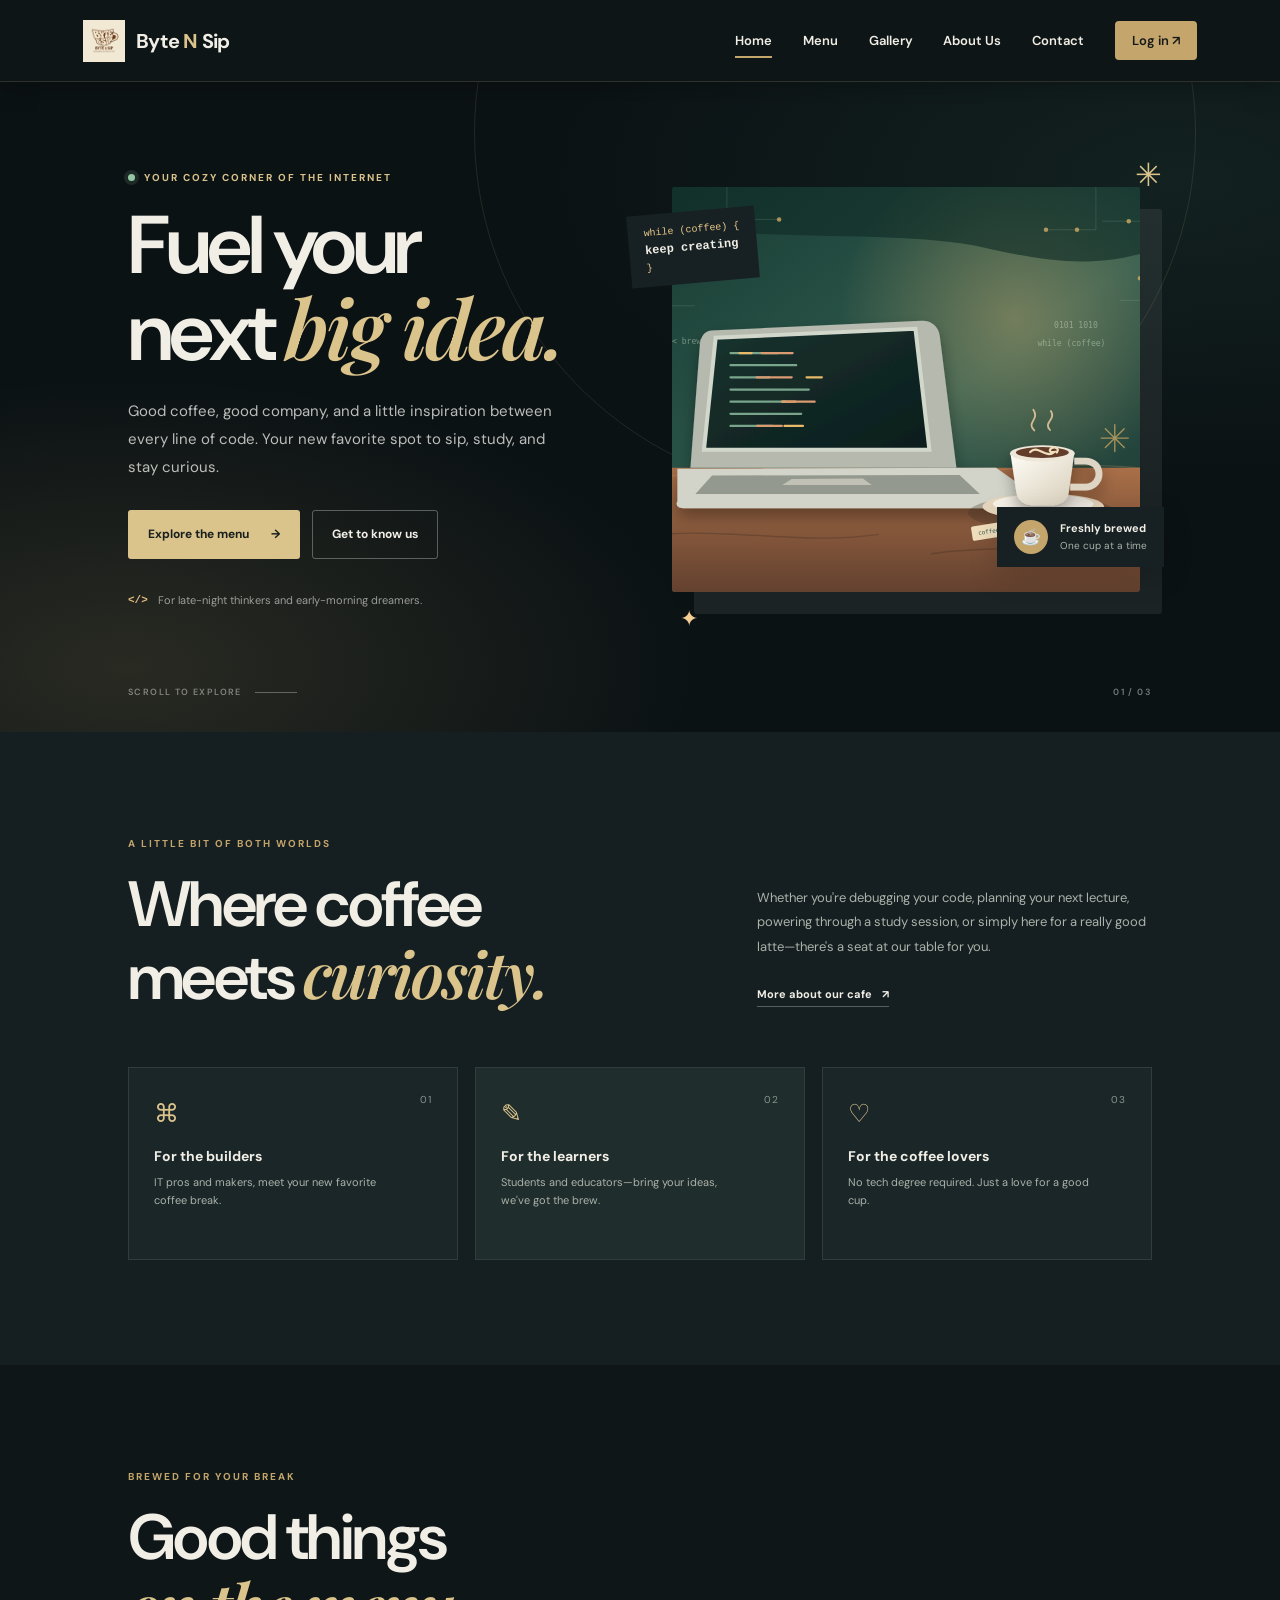
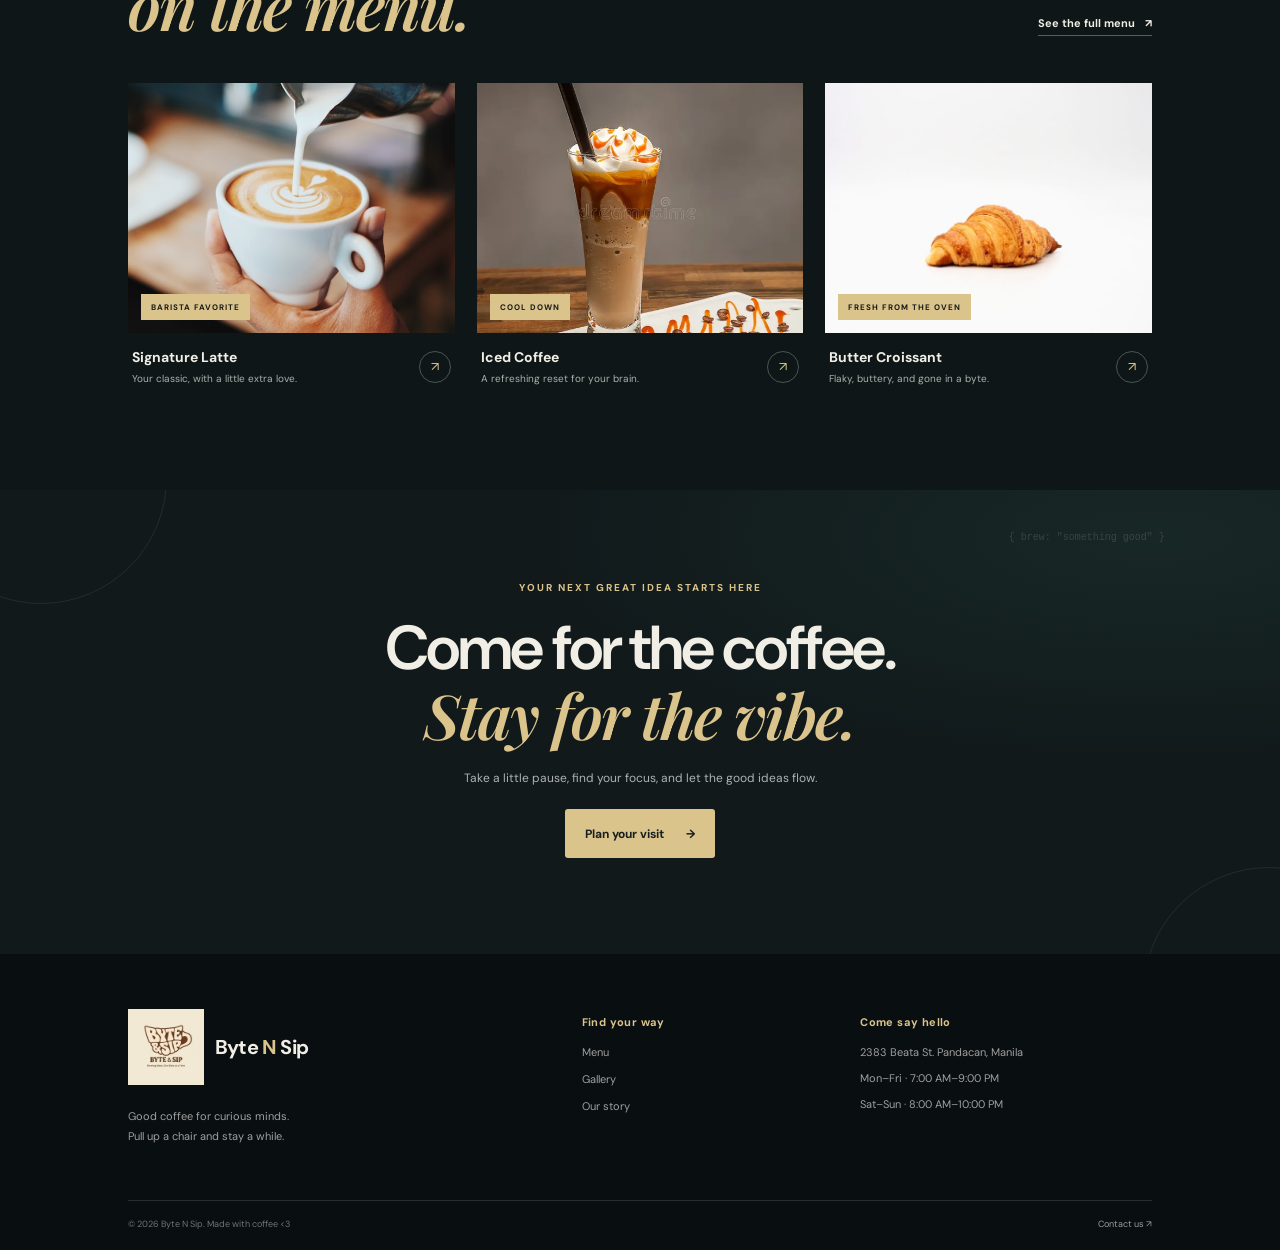
<file: ByteAS/index.html>
<!DOCTYPE html>
<html lang="en">
<head>
    <meta charset="UTF-8">
    <meta name="viewport" content="width=device-width, initial-scale=1.0">
    <meta name="description" content="Byte N Sip is your cozy coffee stop for great brews, study sessions, and big ideas. Made for students, educators, IT pros, and every coffee lover.">
    <meta name="theme-color" content="#173a32">
    <title>Byte N Sip | Coffee for curious minds</title>
    <link rel="icon" href="byte-n-sip-logo.png" type="image/png">
    <link rel="stylesheet" href="index.css">
</head>
<body class="home-page">
    <header class="header">
        <a class="logo" href="index.html" aria-label="Byte N Sip home">
            <img src="byte-n-sip-logo.png" alt="Byte &amp; Sip coffee shop logo">
            <span>Byte <span class="logo-accent">N</span> Sip</span>
        </a>
        <nav class="nav" aria-label="Main navigation">
            <a class="active" href="index.html">Home</a>
            <a href="menu.html">Menu</a>
            <a href="gallery.html">Gallery</a>
            <a href="about us.html">About Us</a>
            <a href="contact us.html">Contact</a>
            <a href="Log in.html" class="login-link">Log in <span aria-hidden="true">↗</span></a>
        </nav>
    </header>

    <main>
        <section class="hero">
            <div class="hero-content">
                <p class="eyebrow"><span class="status-dot"></span> YOUR COZY CORNER OF THE INTERNET</p>
                <h1>Fuel your<br>next <span class="highlight">big idea.</span></h1>
                <p class="hero-copy">Good coffee, good company, and a little inspiration between every line of code. Your new favorite spot to sip, study, and stay curious.</p>
                <div class="buttons">
                    <a href="menu.html" class="btn primary">Explore the menu <span aria-hidden="true">→</span></a>
                    <a href="about us.html" class="btn secondary">Get to know us</a>
                </div>
                <div class="hero-note"><span class="code-mark">&lt;/&gt;</span> For late-night thinkers and early-morning dreamers.</div>
            </div>
            <div class="hero-visual">
                <img class="hero-photo" src="byte-n-sip-dev-cafe.svg" alt="Illustration of a laptop displaying code beside a freshly brewed coffee">
                <div class="photo-label"><span class="label-icon">☕</span><span><strong>Freshly brewed</strong><small>One cup at a time</small></span></div>
                <div class="code-sticker" aria-hidden="true"><span>while (coffee) {</span><strong>keep creating</strong><span>}</span></div>
                <span class="hero-spark spark-one" aria-hidden="true">✳</span>
                <span class="hero-spark spark-two" aria-hidden="true">✦</span>
            </div>
            <div class="hero-bottom"><span>SCROLL TO EXPLORE</span><span class="scroll-line"></span><span>01 / 03</span></div>
        </section>

        <section class="welcome-section">
            <div class="section-intro">
                <p class="eyebrow">A LITTLE BIT OF BOTH WORLDS</p>
                <h2>Where coffee<br>meets <span class="serif-accent">curiosity.</span></h2>
            </div>
            <div class="welcome-copy">
                <p>Whether you're debugging your code, planning your next lecture, powering through a study session, or simply here for a really good latte—there's a seat at our table for you.</p>
                <a class="text-link" href="about us.html">More about our cafe <span aria-hidden="true">↗</span></a>
            </div>
            <div class="audience-grid">
                <article class="audience-card">
                    <span class="card-number">01</span>
                    <span class="audience-icon" aria-hidden="true">⌘</span>
                    <h3>For the builders</h3>
                    <p>IT pros and makers, meet your new favorite coffee break.</p>
                </article>
                <article class="audience-card featured-card">
                    <span class="card-number">02</span>
                    <span class="audience-icon" aria-hidden="true">✎</span>
                    <h3>For the learners</h3>
                    <p>Students and educators—bring your ideas, we've got the brew.</p>
                </article>
                <article class="audience-card">
                    <span class="card-number">03</span>
                    <span class="audience-icon" aria-hidden="true">♡</span>
                    <h3>For the coffee lovers</h3>
                    <p>No tech degree required. Just a love for a good cup.</p>
                </article>
            </div>
        </section>

        <section class="menu-preview">
            <div class="menu-heading">
                <div>
                    <p class="eyebrow">BREWED FOR YOUR BREAK</p>
                    <h2>Good things<br><span class="serif-accent">on the menu.</span></h2>
                </div>
                <a href="menu.html" class="text-link">See the full menu <span aria-hidden="true">↗</span></a>
            </div>
            <div class="menu-cards">
                <article class="menu-card">
                    <a class="menu-image" href="menu.html" aria-label="Explore our signature latte">
                        <img src="Signature Latte.png" alt="Signature latte with latte art" loading="lazy">
                        <span class="menu-tag">BARISTA FAVORITE</span>
                    </a>
                    <div class="menu-card-info"><div><h3>Signature Latte</h3><p>Your classic, with a little extra love.</p></div><span class="menu-arrow" aria-hidden="true">↗</span></div>
                </article>
                <article class="menu-card">
                    <a class="menu-image" href="menu.html" aria-label="Explore our iced coffee">
                        <img src="Iced coffee.webp" alt="Chilled iced coffee" loading="lazy">
                        <span class="menu-tag">COOL DOWN</span>
                    </a>
                    <div class="menu-card-info"><div><h3>Iced Coffee</h3><p>A refreshing reset for your brain.</p></div><span class="menu-arrow" aria-hidden="true">↗</span></div>
                </article>
                <article class="menu-card">
                    <a class="menu-image" href="menu.html" aria-label="Explore our butter croissant">
                        <img src="Butter Croissant.jpg" alt="Freshly baked golden butter croissant" loading="lazy">
                        <span class="menu-tag">FRESH FROM THE OVEN</span>
                    </a>
                    <div class="menu-card-info"><div><h3>Butter Croissant</h3><p>Flaky, buttery, and gone in a byte.</p></div><span class="menu-arrow" aria-hidden="true">↗</span></div>
                </article>
            </div>
        </section>

        <section class="cta-section">
            <div class="cta-code" aria-hidden="true">{ brew: "something good" }</div>
            <p class="eyebrow">YOUR NEXT GREAT IDEA STARTS HERE</p>
            <h2>Come for the coffee.<br><span class="serif-accent">Stay for the vibe.</span></h2>
            <p>Take a little pause, find your focus, and let the good ideas flow.</p>
            <a href="contact us.html" class="btn light-btn">Plan your visit <span aria-hidden="true">→</span></a>
        </section>
    </main>

    <footer class="footer">
        <div class="footer-main">
            <div class="footer-brand">
                <a class="logo footer-logo" href="index.html">
                    <img src="byte-n-sip-logo.png" alt="Byte &amp; Sip coffee shop logo">
                    <span>Byte <span class="logo-accent">N</span> Sip</span>
                </a>
                <p>Good coffee for curious minds.<br>Pull up a chair and stay a while.</p>
            </div>
            <div class="footer-col">
                <h3>Find your way</h3>
                <a href="menu.html">Menu</a>
                <a href="gallery.html">Gallery</a>
                <a href="about us.html">Our story</a>
            </div>
            <div class="footer-col">
                <h3>Come say hello</h3>
                <p>2383 Beata St. Pandacan, Manila</p>
                <p>Mon–Fri · 7:00 AM–9:00 PM</p>
                <p>Sat–Sun · 8:00 AM–10:00 PM</p>
            </div>
        </div>
        <div class="footer-bottom"><span>© 2026 Byte N Sip. Made with coffee &lt;3</span><a href="contact us.html">Contact us <span aria-hidden="true">↗</span></a></div>
    </footer>
</body>
</html>
</file>
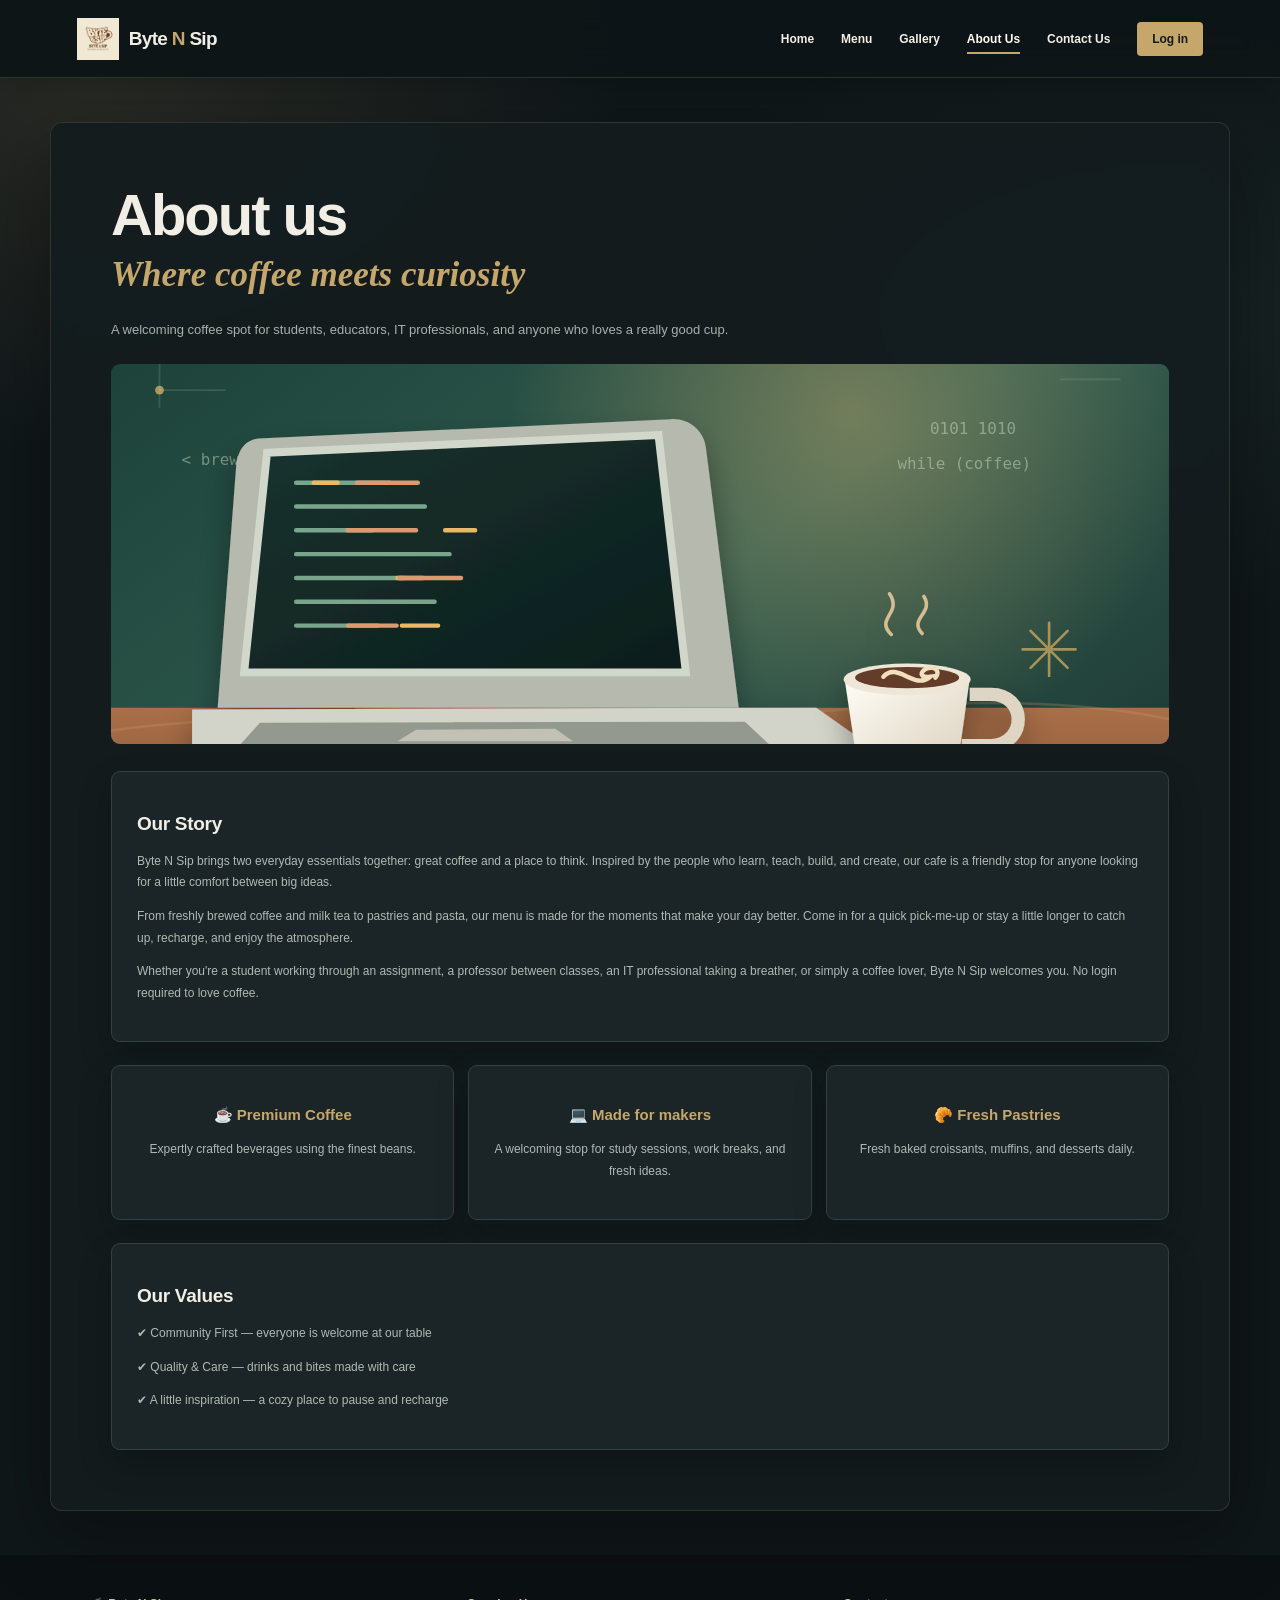
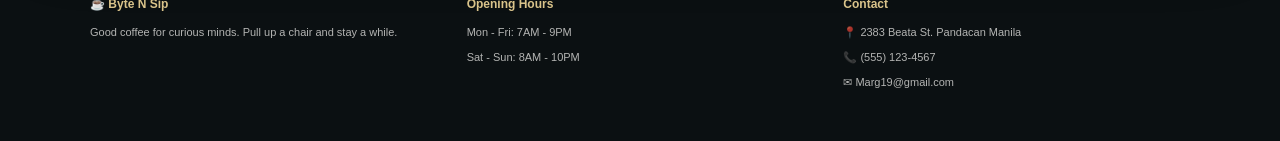
<file: ByteAS/about us.html>
<!DOCTYPE html>
<html lang="en">
<head>
<meta charset="UTF-8">
<meta name="viewport" content="width=device-width, initial-scale=1.0">
<title>About Us | Byte N Sip</title>
<link rel="stylesheet" href="about us.css">
<link rel="stylesheet" href="site-theme.css">
</head>

<body>

    <header class="header">
        <a class="logo" href="index.html" aria-label="Byte N Sip home">
            <img src="byte-n-sip-logo.png" alt="Byte &amp; Sip coffee shop logo">
            <span>Byte <span class="logo-accent">N</span> Sip</span>
        </a>

        <nav class="nav">
            <a href="index.html">Home</a>
            <a href="menu.html">Menu</a>
            <a href="gallery.html">Gallery</a>
            <a class="active" href="about us.html" aria-current="page">About Us</a>
            <a href="contact us.html">Contact Us</a>
            <a href="Log in.html">Log in</a>
        </nav>
    </header>

    <section class="about-overlay">

        <h1>About us</h1>

        <h2 class="tagline">Where coffee meets curiosity</h2>

        <p class="intro">
            A welcoming coffee spot for students, educators, IT professionals, and anyone who loves a really good cup.
        </p>

        <div class="hero-img">
            <img src="byte-n-sip-dev-cafe.svg" alt="An illustrated cafe desk with a laptop displaying code and a cup of coffee">
        </div>
  
        <div class="card">
            <h2>Our Story</h2>
            <p>
                Byte N Sip brings two everyday essentials together: great coffee and a place to think. Inspired by the people who learn, teach, build, and create, our cafe is a friendly stop for anyone looking for a little comfort between big ideas.
            </p>

            <p>
                From freshly brewed coffee and milk tea to pastries and pasta, our menu is made for the moments that make your day better. Come in for a quick pick-me-up or stay a little longer to catch up, recharge, and enjoy the atmosphere.
            </p>

            <p>
                Whether you're a student working through an assignment, a professor between classes, an IT professional taking a breather, or simply a coffee lover, Byte N Sip welcomes you. No login required to love coffee.
            </p>
        </div>

        <div class="features">

            <div class="card small">
                <h3>☕ Premium Coffee</h3>
                <p>Expertly crafted beverages using the finest beans.</p>
            </div>

            <div class="card small">
                <h3>💻 Made for makers</h3>
                <p>A welcoming stop for study sessions, work breaks, and fresh ideas.</p>
            </div>

            <div class="card small">
                <h3>🥐 Fresh Pastries</h3>
                <p>Fresh baked croissants, muffins, and desserts daily.</p>
            </div>

        </div>

        <div class="card">
            <h2>Our Values</h2>
            <p>✔ Community First — everyone is welcome at our table</p>
            <p>✔ Quality & Care — drinks and bites made with care</p>
            <p>✔ A little inspiration — a cozy place to pause and recharge</p>
        </div>
    </section>

    <footer class="footer">
        <div class="footer-container">

            <div class="footer-col">
                <h3>☕ Byte N Sip</h3>
                <p>Good coffee for curious minds. Pull up a chair and stay a while.</p>
            </div>

            <div class="footer-col">
                <h4>Opening Hours</h4>
                <p>Mon - Fri: 7AM - 9PM</p>
                <p>Sat - Sun: 8AM - 10PM</p>
            </div>

            <div class="footer-col">
                <h4>Contact</h4>
                <p>📍 2383 Beata St. Pandacan Manila</p>
                <p>📞 (555) 123-4567</p>
                <p>✉ Marg19@gmail.com</p>
            </div>

        </div>
    </footer>

</body>
</html>
</file>
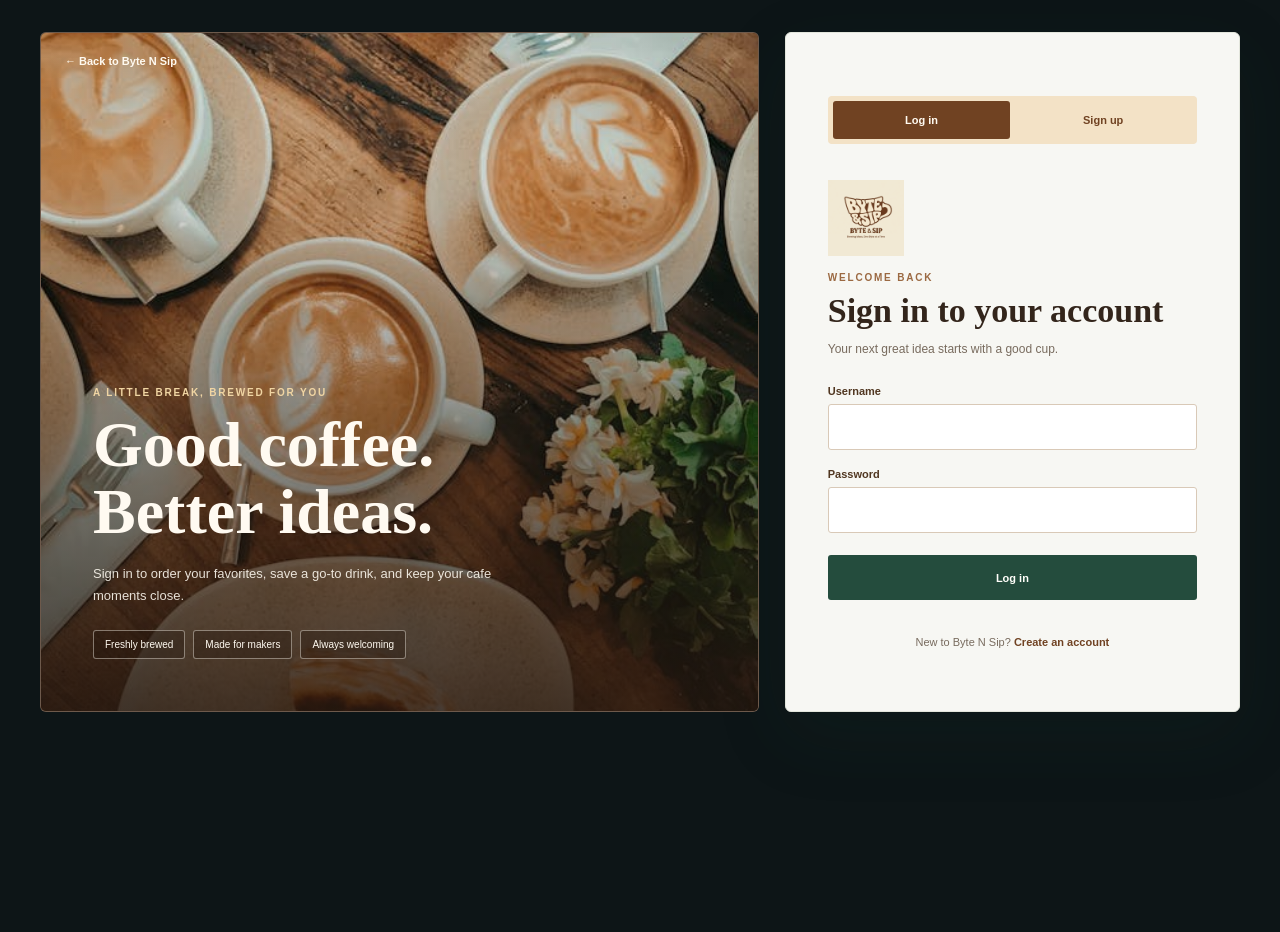
<file: ByteAS/admin.html>
<!DOCTYPE html>
<html lang="en">
<head>
    <meta charset="UTF-8">
    <meta name="viewport" content="width=device-width, initial-scale=1.0">
    <meta name="theme-color" content="#173a32">
    <title>Admin Workspace | Byte N Sip</title>
    <link rel="icon" href="byte-n-sip-logo.png" type="image/png">
    <link rel="preconnect" href="https://fonts.googleapis.com">
    <link rel="preconnect" href="https://fonts.gstatic.com" crossorigin>
    <link href="https://fonts.googleapis.com/css2?family=DM+Sans:wght@400;500;600;700&family=Playfair+Display:wght@600;700&display=swap" rel="stylesheet">
    <link rel="stylesheet" href="admin.css">
    <link rel="stylesheet" href="account-theme.css?v=4">
</head>
<body>
    <div class="app-shell">
        <aside class="sidebar" id="sidebar">
            <a class="brand" href="index.html"><img src="byte-n-sip-logo.png" alt=""><span>Byte <b>N</b> Sip<small>CAFE ADMINISTRATION</small></span></a>
            <div class="profile-chip"><div class="avatar" id="sidebarAvatar">A</div><div><strong id="sidebarName">Administrator</strong><span>ADMIN WORKSPACE</span></div></div>
            <p class="nav-caption">Navigation</p>
            <nav class="account-nav" id="accountNav" aria-label="Admin navigation"></nav>
            <div class="sidebar-bottom"><a class="site-link" href="index.html"><span>↗</span> View cafe website</a><button class="logout-button" id="logoutButton" type="button"><span>⇥</span> Logout</button></div>
        </aside>
        <main class="main-area">
            <header class="topbar"><button class="mobile-menu" id="mobileMenu" type="button" aria-label="Open navigation" aria-expanded="false">☰</button><div class="breadcrumbs"><a href="index.html">Byte N Sip</a><span>/</span><strong id="currentSection">Dashboard</strong></div><div class="topbar-right"><span class="open-status"><i></i> Cafe is open</span><div class="top-avatar" id="topAvatar">A</div></div></header>
            <div class="page-content" id="pageContent" aria-live="polite"></div>
            <footer class="app-footer"><span>Byte N Sip Admin</span><span>Good coffee. Good business.</span></footer>
        </main>
    </div>
    <div class="sidebar-scrim" id="sidebarScrim"></div>
    <script>
        window.adminNavItems = [
            ['dashboard', '🏠', 'Dashboard'],
            ['products', '☕', 'Product Management'],
            ['pos', '🛒', 'POS / New Order'],
            ['orders', '📋', 'Order Management'],
            ['inventory', '📦', 'Inventory Management'],
            ['transactions', '🧾', 'Sales & Transactions'],
            ['reports', '📊', 'Sales Reports'],
            ['categories', '🏷️', 'Category Management'],
            ['customers', '👥', 'Customer Management'],
            ['profile', '👤', 'My Profile'],
            ['settings', '⚙️', 'Settings']
        ];
    </script>
    <script src="admin.js"></script>
</body>
</html>
</file>
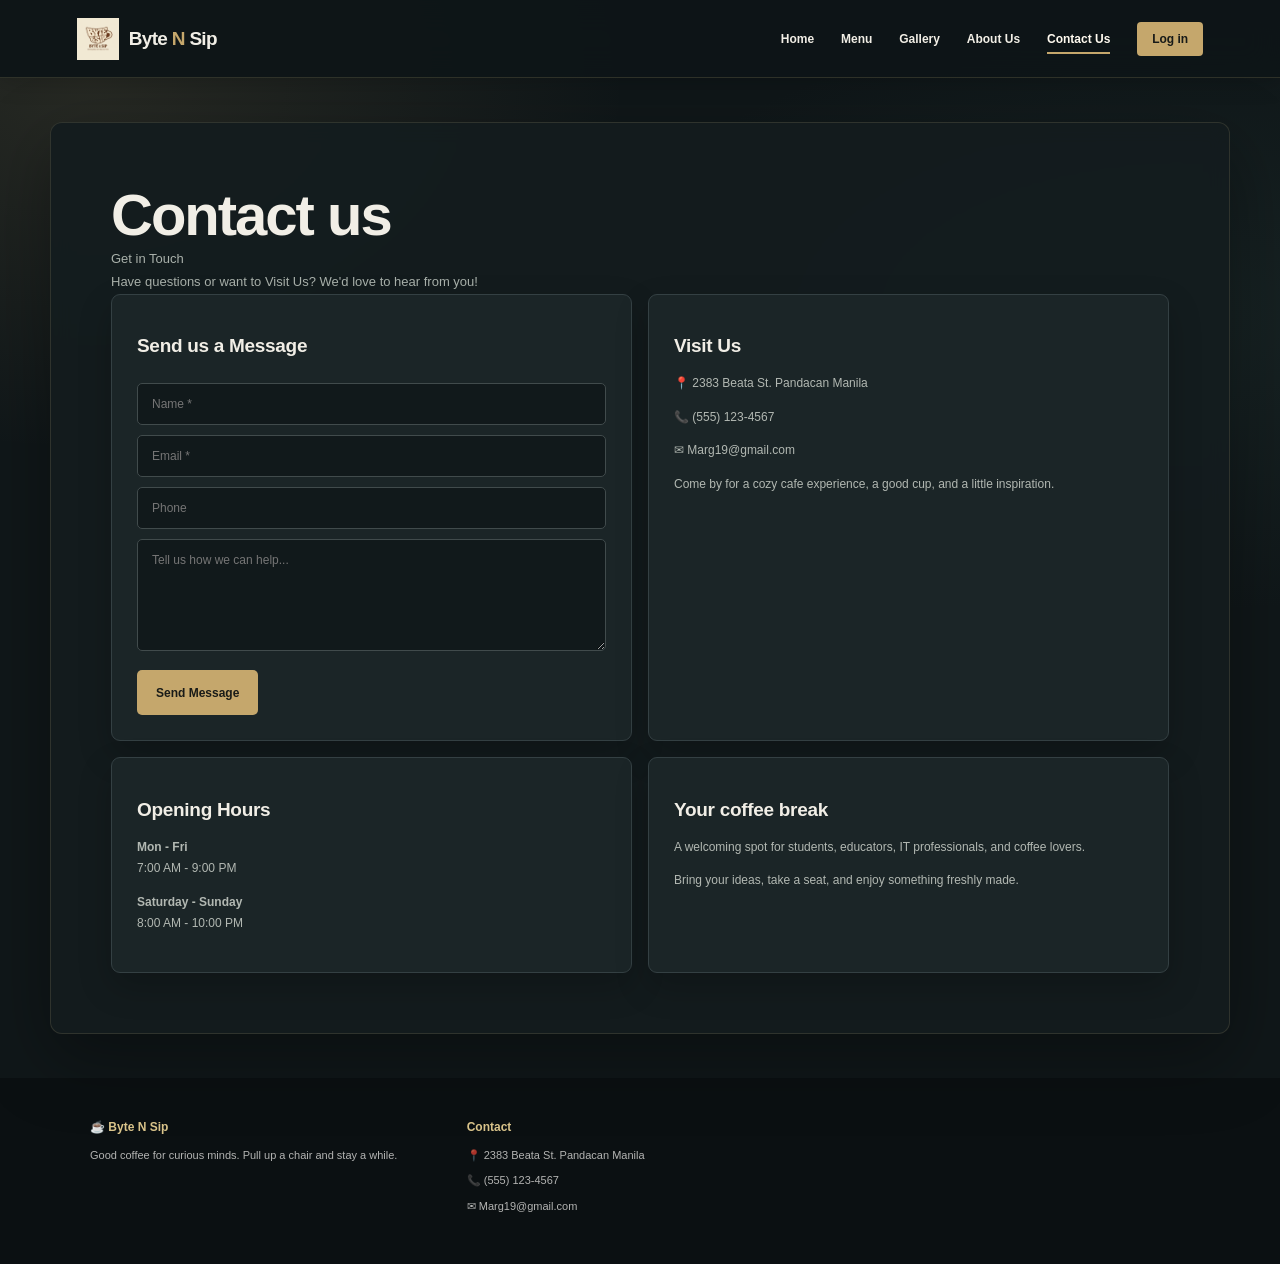
<file: ByteAS/contact us.html>
<!DOCTYPE html>
<html>
<head>
    <meta charset="UTF-8">
    <meta name="viewport" content="width=device-width, initial-scale=1.0">
    <title>Contact Us | Byte N Sip</title>
    <link rel="stylesheet" href="contact us.css">
    <link rel="stylesheet" href="site-theme.css">
</head>

<body>

    <header class="header">
        <a class="logo" href="index.html" aria-label="Byte N Sip home">
            <img src="byte-n-sip-logo.png" alt="Byte &amp; Sip coffee shop logo">
            <span>Byte <span class="logo-accent">N</span> Sip</span>
        </a>

        <nav class="nav">
            <a href="index.html">Home</a>
            <a href="menu.html">Menu</a>
            <a href="gallery.html">Gallery</a>
            <a href="about us.html">About Us</a>
            <a class="active" href="contact us.html" aria-current="page">Contact Us</a>
            <a href="Log in.html">Log in</a>
        </nav>
    </header>

    <section class="contact-overlay">

        <h1>Contact us</h1>

        <p class="subtitle">
            Get in Touch<br>
            Have questions or want to Visit Us? We'd love to hear from you!
        </p>

        <div class="contact-grid">

                <div class="card">
                <h2>Send us a Message</h2>

                <form>
                    <input type="text" placeholder="Name *" required>
                    <input type="email" placeholder="Email *" required>
                    <input type="text" placeholder="Phone">
                    <textarea placeholder="Tell us how we can help..." rows="6" required></textarea>                
                    <button type="submit">Send Message</button>
                </form>
            </div>

            <div class="card">
                <h2>Visit Us</h2>

                <p>📍 2383 Beata St. Pandacan Manila</p>
                <p>📞 (555) 123-4567</p>
                <p>✉ Marg19@gmail.com</p>
                <p>Come by for a cozy cafe experience, a good cup, and a little inspiration.</p>
            </div>

            <div class="card">
                <h2>Opening Hours</h2>

                <p><b>Mon - Fri</b><br>7:00 AM - 9:00 PM</p>
                <p><b>Saturday - Sunday</b><br>8:00 AM - 10:00 PM</p>
            </div>

            <div class="card">
                <h2>Your coffee break</h2>

                <p>
                    A welcoming spot for students, educators, IT professionals, and coffee lovers.
                </p>

                <p>
                    Bring your ideas, take a seat, and enjoy something freshly made.
                </p>
            </div>

        </div>

    </section>

    <footer class="footer">
        <div class="footer-container">

            <div class="footer-col">
                <h3>☕ Byte N Sip</h3>
                <p>Good coffee for curious minds. Pull up a chair and stay a while.</p>
            </div>

            <div class="footer-col">
                <h4>Contact</h4>
                <p>📍 2383 Beata St. Pandacan Manila</p>
                <p>📞 (555) 123-4567</p>
                <p>✉ Marg19@gmail.com</p>
            </div>

        </div>
    </footer>

</body>
</html>
</file>
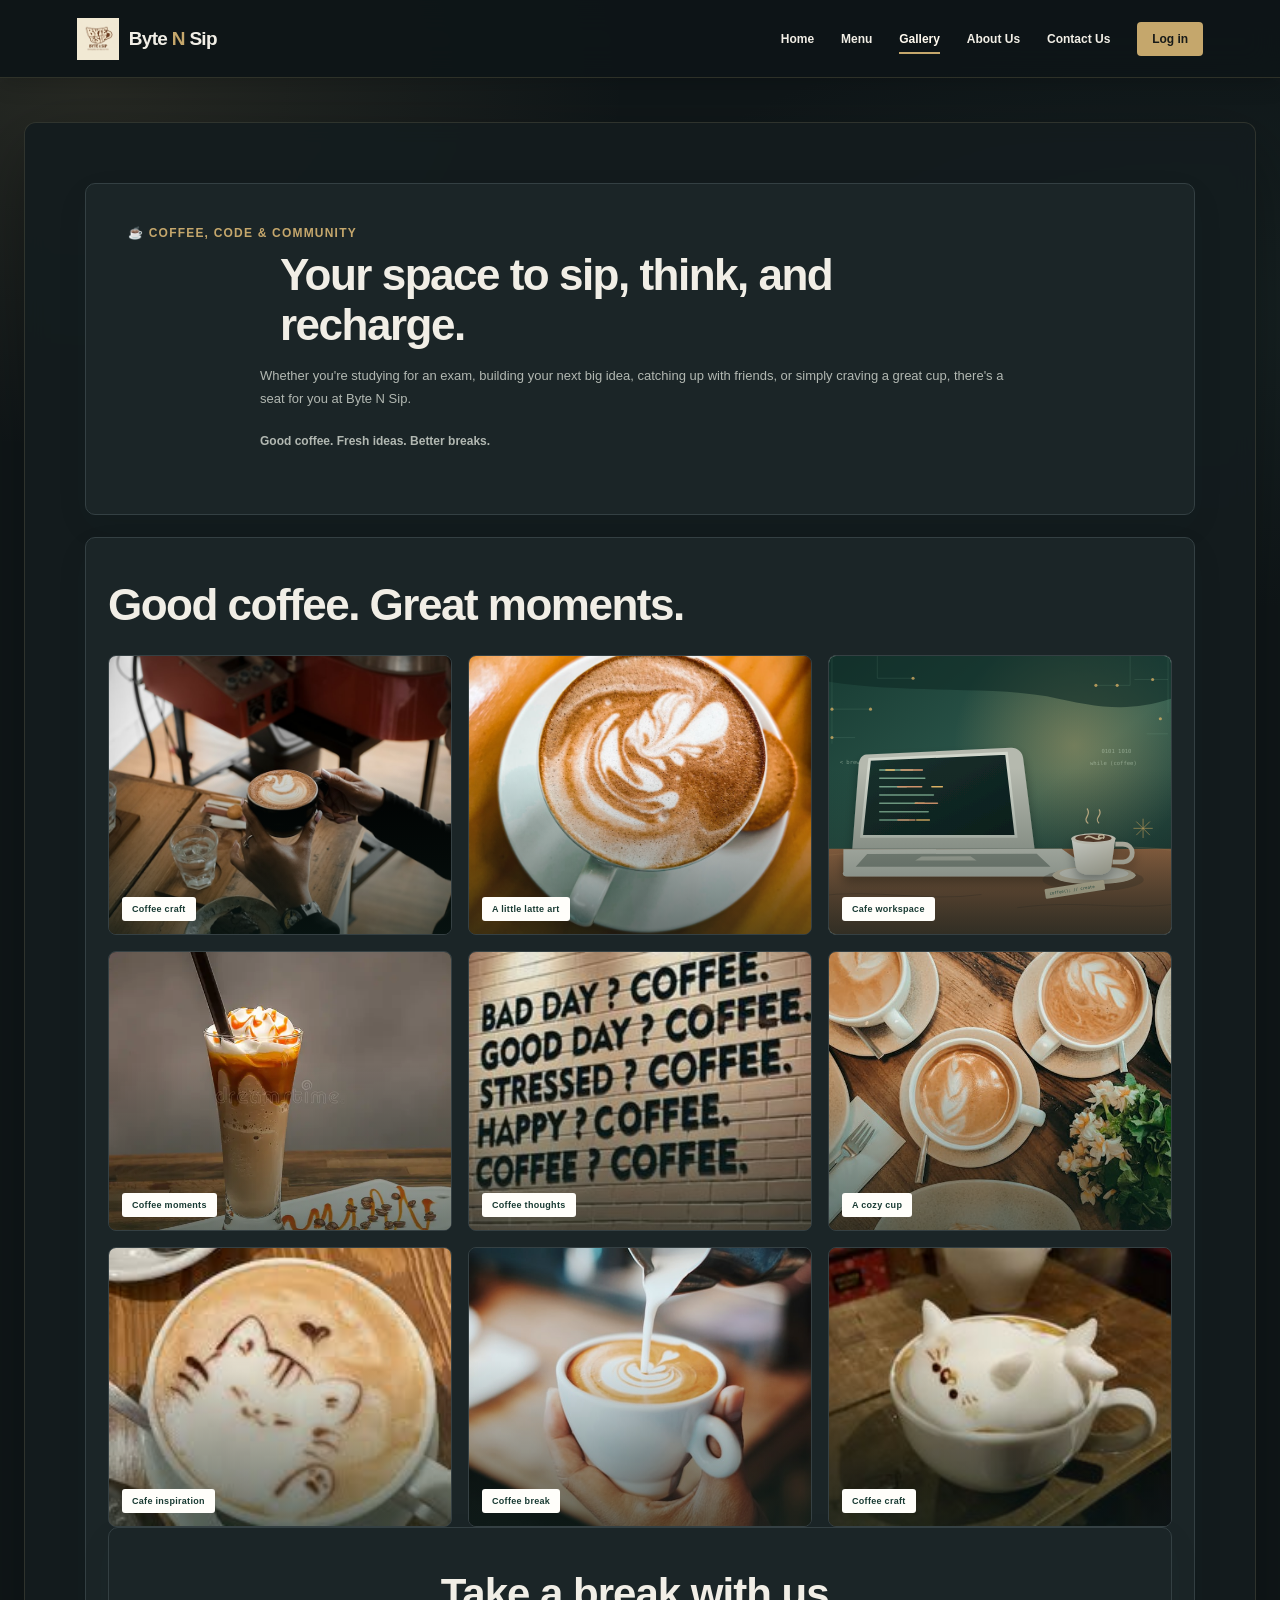
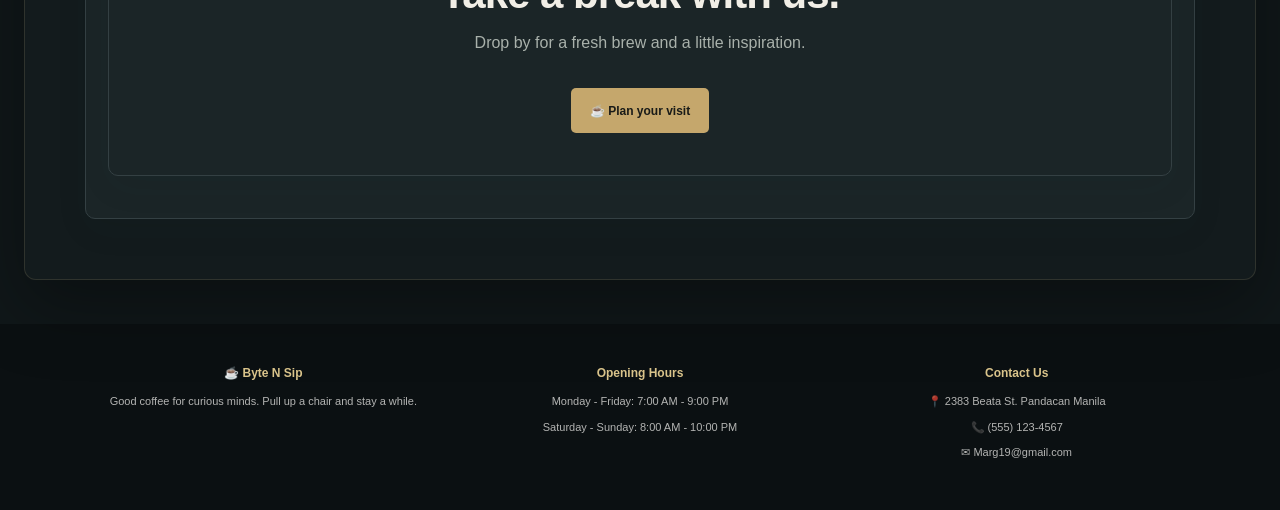
<file: ByteAS/gallery.html>
<!DOCTYPE html>
<html>
<head>
    <meta charset="UTF-8">
    <meta name="viewport" content="width=device-width, initial-scale=1.0">
    <title>Gallery | Byte N Sip</title>
    <link rel="stylesheet" href="gallery.css">
    <link rel="stylesheet" href="site-theme.css?v=2">
</head>
<body>

    <header class="header">
        <a class="logo" href="index.html" aria-label="Byte N Sip home">
            <img src="byte-n-sip-logo.png" alt="Byte &amp; Sip coffee shop logo">
            <span>Byte <span class="logo-accent">N</span> Sip</span>
        </a>

        <nav class="nav">
            <a href="index.html">Home</a>
            <a href="menu.html">Menu</a>
            <a class="active" href="gallery.html" aria-current="page">Gallery</a>
            <a href="about us.html">About Us</a>
            <a href="contact us.html">Contact Us</a>
            <a href="Log in.html">Log in</a>
        </nav>
    </header>

    <section class="menu-section">

        <section class="pet-section">
            <div class="pet-box">
                <div class="pet-icon">☕ Coffee, code &amp; community</div>

                <h2>Your space to sip, think, and recharge.</h2>

                <p>
                    Whether you're studying for an exam, building your next big idea, catching up with friends, or simply
                    craving a great cup, there's a seat for you at Byte N Sip.
                </p>

                <p class="subtitle">
                    Good coffee. Fresh ideas. Better breaks.
                </p>
            </div>
        </section>

        <section class="hero">

                <h1>Good coffee. Great moments.</h1>

  
                <div class="gallery">
                    <div class="card"><img src="Americano.webp" alt="Barista serving coffee"><span class="tag">Coffee craft</span></div>
                    <div class="card"><img src="Cappuccino.webp" alt="Cappuccino with latte art"><span class="tag">A little latte art</span></div>
                    <div class="card"><img src="byte-n-sip-dev-cafe.svg" alt="Illustrated cafe desk with a laptop and coffee"><span class="tag">Cafe workspace</span></div>   
                    <div class="card"><img src="Iced coffee.webp" alt="Chilled coffee"><span class="tag">Coffee moments</span></div>
                    <div class="card"><img src="quote.jpg" alt="Coffee quote"><span class="tag">Coffee thoughts</span></div>
                    <div class="card"><img src="coffee.jpeg" alt="Coffee served with a pastry"><span class="tag">A cozy cup</span></div>
                    <div class="card"><img src="cafe art.jpg" alt="Illustrated coffee cup"><span class="tag">Cafe inspiration</span></div>
                    <div class="card"><img src="Signature Latte.png" alt="Signature latte"><span class="tag">Coffee break</span></div>
                    <div class="card"><img src="cafe art 3.jpg" alt="Coffee art"><span class="tag">Coffee craft</span></div>
                </div>


                <section class="cta">
                    <h2>Take a break with us.</h2>
                    <p>Drop by for a fresh brew and a little inspiration.</p>
                    <a href="contact us.html"><button id="bookBtn">☕ Plan your visit</button></a>
                </section>

            </div>
        </section>

    </section>
    
    <footer class="footer">
        <div class="footer-container">
            <div class="footer-col">
                <h3>☕ Byte N Sip</h3>
                <p>Good coffee for curious minds. Pull up a chair and stay a while.</p>
            </div>

            <div class="footer-col">
                <h4>Opening Hours</h4>
                <p>Monday - Friday: 7:00 AM - 9:00 PM</p>
                <p>Saturday - Sunday: 8:00 AM - 10:00 PM</p>
            </div>

            <div class="footer-col">
                <h4>Contact Us</h4>
                <p>📍 2383 Beata St. Pandacan Manila</p>
                <p>📞 (555) 123-4567</p>
                <p>✉ Marg19@gmail.com</p>
            </div>
        </div>
    </footer>

    <script src="gallery.js"></script>
</body>
</html>
</file>
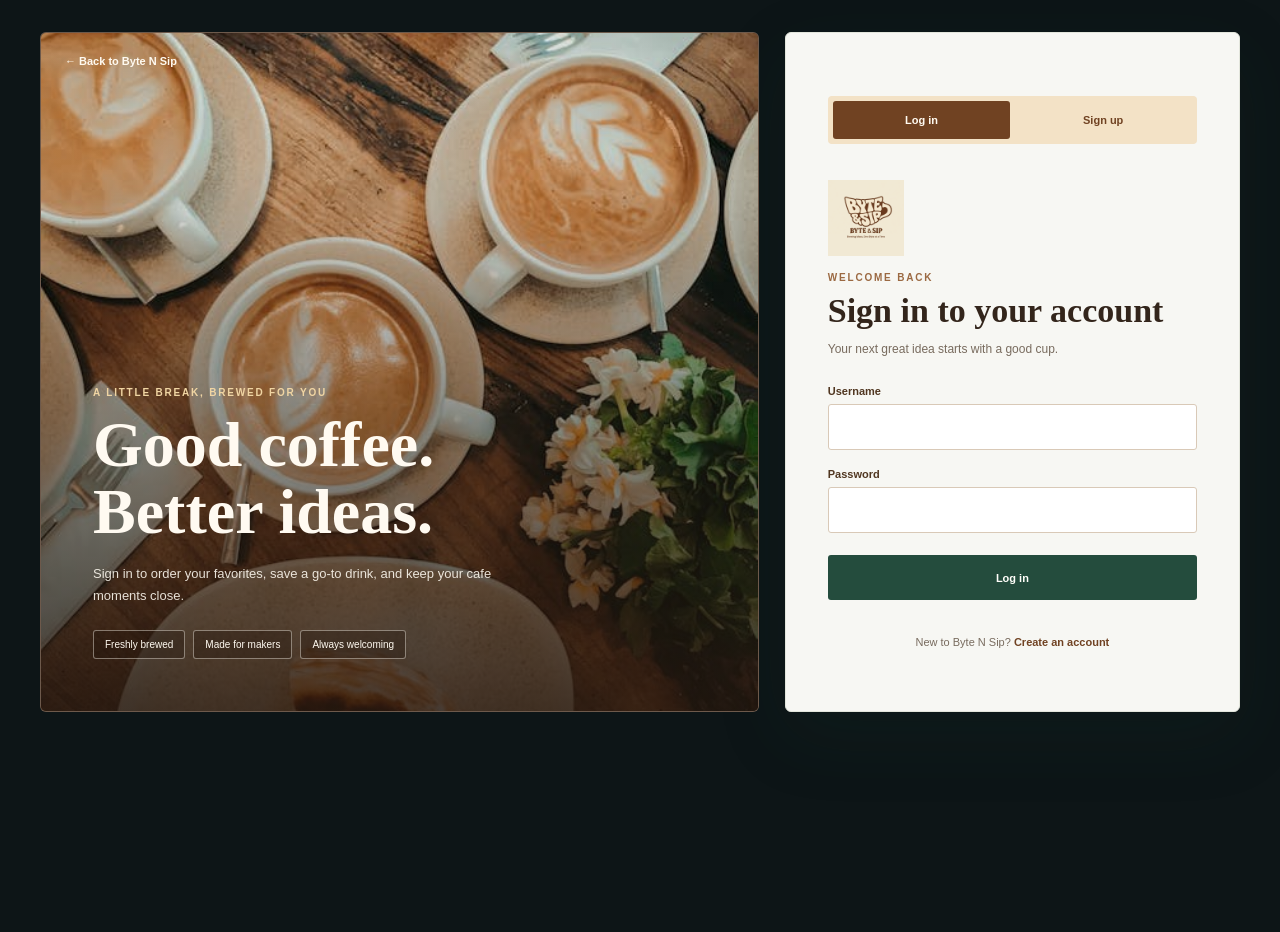
<file: ByteAS/Log in.html>
<!DOCTYPE html>
<html>
<head>
    <meta charset="UTF-8">
    <meta name="viewport" content="width=device-width, initial-scale=1.0">
    <meta name="theme-color" content="#56341f">
    <title>☕ Byte N Sip</title>
    <link rel="stylesheet" href="log in.css">
</head>
<body class="login-page">
    <main class="login-layout">
        <section class="login-visual" aria-labelledby="login-promo-title">
            <img src="coffee.jpeg" alt="Coffee and latte art served at a cafe">
            <div class="login-visual-content">
                <span class="login-kicker">A LITTLE BREAK, BREWED FOR YOU</span>
                <h1 id="login-promo-title">Good coffee.<br>Better ideas.</h1>
                <p>Sign in to order your favorites, save a go-to drink, and keep your cafe moments close.</p>
                <div class="login-highlights" aria-label="Cafe highlights">
                    <span>Freshly brewed</span>
                    <span>Made for makers</span>
                    <span>Always welcoming</span>
                </div>
            </div>
            <a class="login-home-link" href="index.html" aria-label="Back to Byte N Sip home">← Back to Byte N Sip</a>
        </section>

        <section class="login-card" aria-labelledby="login-title">
            <nav class="login-tabs" aria-label="Account access">
                <span class="login-tab active" aria-current="page">Log in</span>
                <a class="login-tab" href="Register.html">Sign up</a>
            </nav>

            <div class="login-heading">
                <img src="byte-n-sip-logo.png" alt="" class="brand">
                <p class="login-kicker">WELCOME BACK</p>
                <h2 id="login-title">Sign in to your account</h2>
                <p>Your next great idea starts with a good cup.</p>
            </div>

            <form id="loginForm">
                <div class="login-field">
                    <label for="name">Username</label>
                    <input type="text" id="name" name="username" autocomplete="username" required>
                </div>
                <div class="login-field">
                    <label for="password">Password</label>
                    <input type="password" id="password" name="password" autocomplete="current-password" required>
                </div>
                <button type="submit" class="login-btn">Log in</button>
            </form>

            <p class="login-signup">New to Byte N Sip? <a href="Register.html">Create an account</a></p>
            <a class="login-mobile-home" href="index.html">Back to Byte N Sip</a>
        </section>
    </main>
    <script src="login.js"></script>
</body>
</html>
</file>
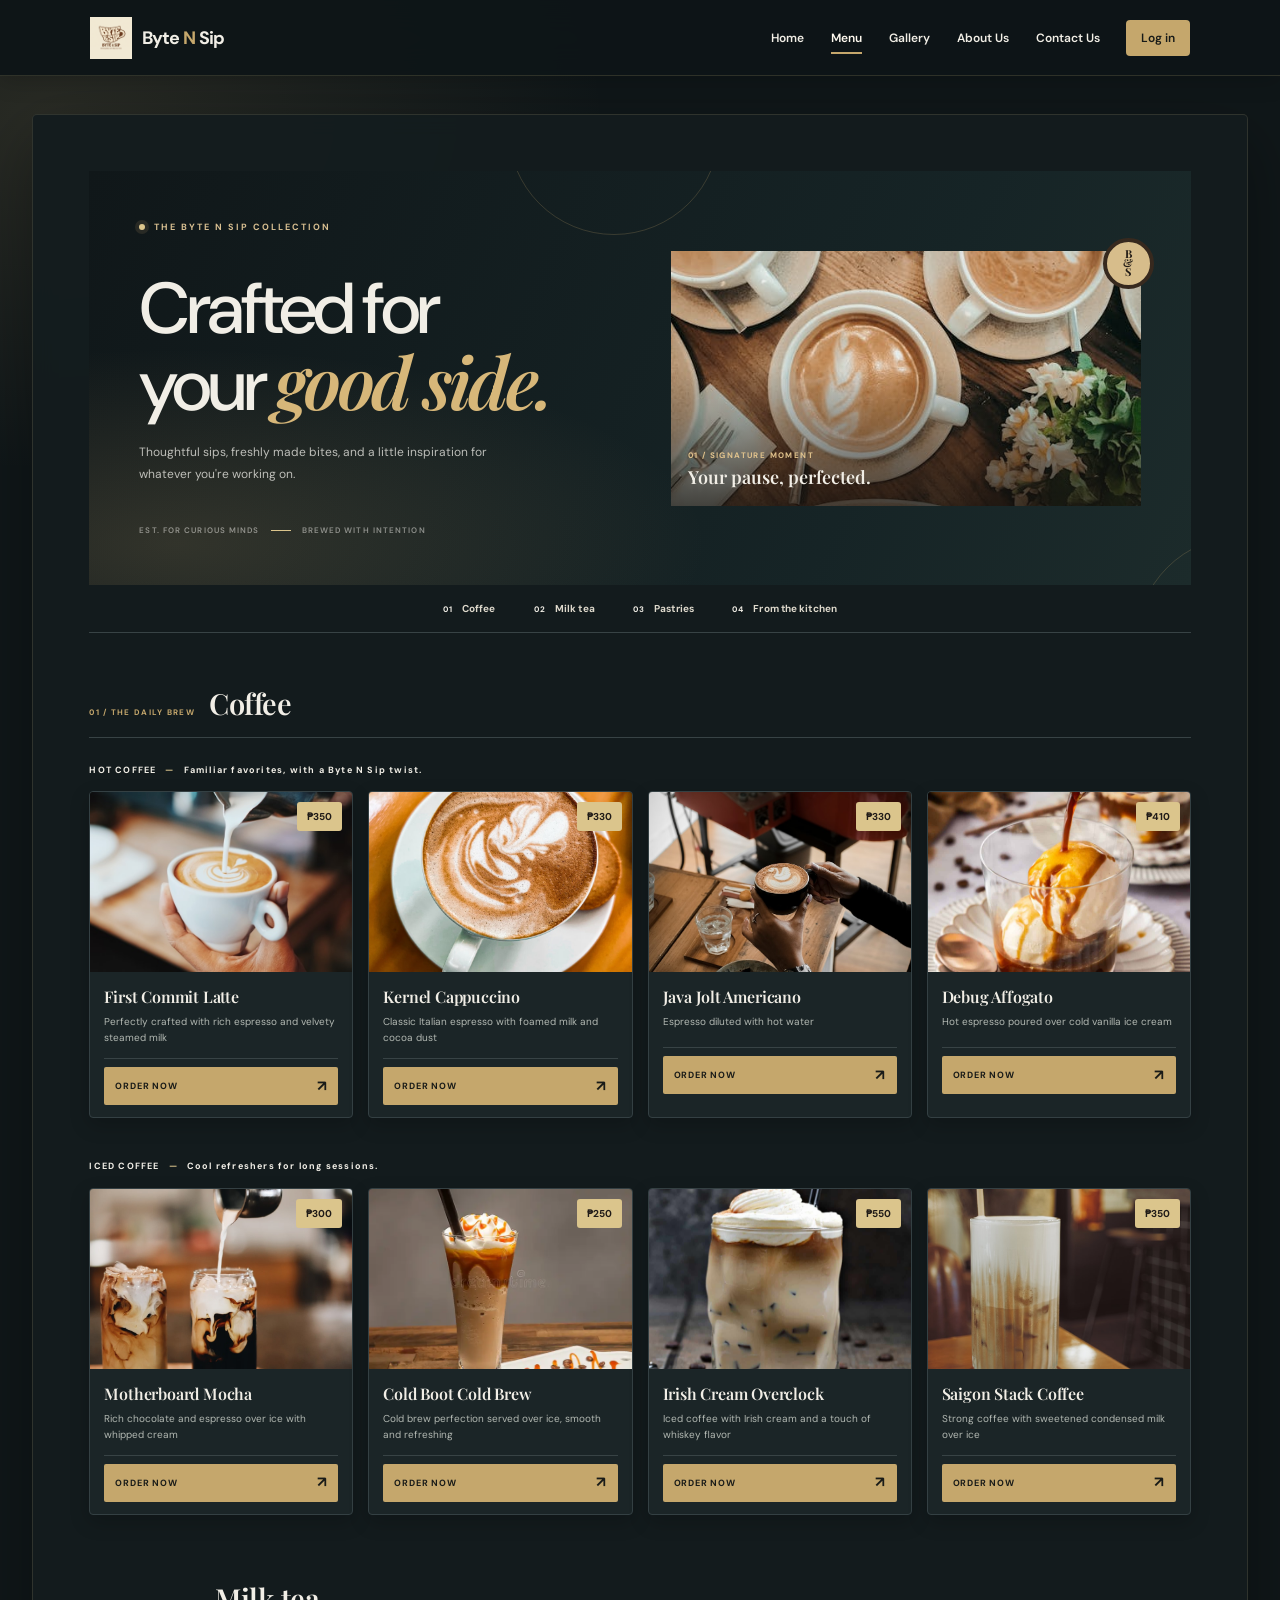
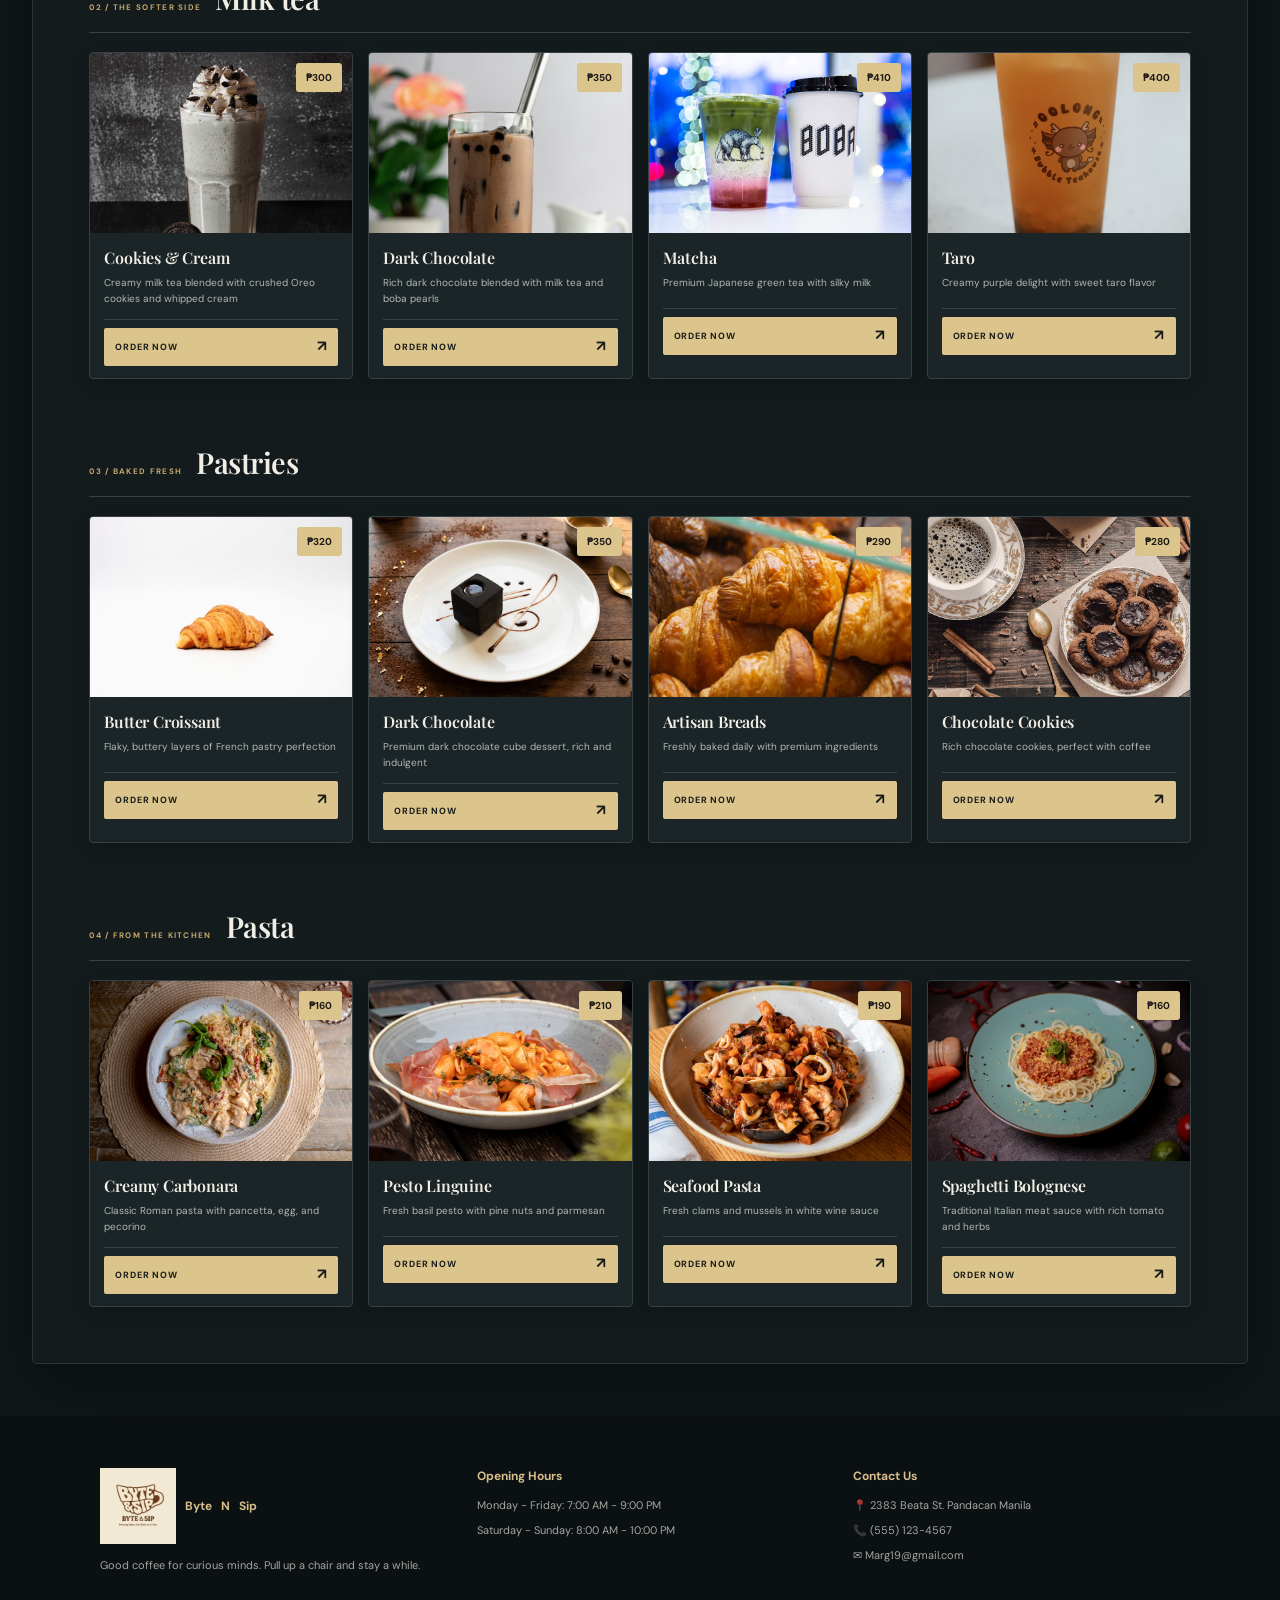
<file: ByteAS/menu.html>
<!DOCTYPE html>
<html>
<head>
    <meta charset="UTF-8">
    <meta name="viewport" content="width=device-width, initial-scale=1.0">
    <title>Menu | Byte N Sip</title>
    <link rel="stylesheet" href="menu.css">
    <link rel="stylesheet" href="site-theme.css">
    <link rel="stylesheet" href="menu-premium.css">
</head>
<body>

    <header class="header">
        <a class="logo" href="index.html" aria-label="Byte N Sip home">
            <img src="byte-n-sip-logo.png" alt="Byte &amp; Sip coffee shop logo">
            <span>Byte <span class="logo-accent">N</span> Sip</span>
        </a>

        <nav class="nav">
            <a href="index.html">Home</a>
            <a class="active" href="menu.html" aria-current="page">Menu</a>
            <a href="gallery.html">Gallery</a>
            <a href="about us.html">About Us</a>
            <a href="contact us.html">Contact Us</a>
            <a href="Log in.html">Log in</a>
        </nav>
    </header>

    <main class="menu-section">
        <section class="menu-hero">
            <div class="menu-hero-copy">
                <p class="menu-eyebrow"><span></span> THE BYTE N SIP COLLECTION</p>
                <h1>Crafted for<br>your <em>good side.</em></h1>
                <p class="menu-intro">Thoughtful sips, freshly made bites, and a little inspiration for whatever you're working on.</p>
                <div class="menu-signature"><span>EST. FOR CURIOUS MINDS</span><i></i><span>BREWED WITH INTENTION</span></div>
            </div>
            <div class="menu-hero-photo">
                <img src="coffee.jpeg" alt="Freshly brewed latte and pastry on a cafe table">
                <div class="menu-photo-caption"><span>01 / SIGNATURE MOMENT</span><strong>Your pause, perfected.</strong></div>
                <span class="menu-photo-stamp" aria-hidden="true">B<br>&amp;<br>S</span>
            </div>
        </section>

        <nav class="menu-category-nav" aria-label="Menu categories">
            <a href="#coffee">01 <span>Coffee</span></a>
            <a href="#milk-tea">02 <span>Milk tea</span></a>
            <a href="#pastries">03 <span>Pastries</span></a>
            <a href="#pasta">04 <span>From the kitchen</span></a>
        </nav>

        <h2 class="category-title" id="coffee"><span class="category-index">01 / THE DAILY BREW</span>Coffee</h2>
        <p class="category-sub">HOT COFFEE <span>—</span> Familiar favorites, with a Byte N Sip twist.</p>

        <div class="menu-grid">
            <div class="card">
                <div class="card-image">
                    <img src="Signature Latte.png" alt="Signature Latte">
                    <span class="price-badge">₱350</span>
                </div>
    
                <div class="card-info">
                    <h3>First Commit Latte</h3>        
                    <p>Perfectly crafted with rich espresso and velvety steamed milk</p>
        
                    <div class="card-footer">
                        <a class="add-cart" href="Log in.html" aria-label="Order First Commit Latte and log in">Order Now <span aria-hidden="true">↗</span></a>
                    </div>
                </div>
            </div>

            <div class="card">
                <div class="card-image">
                    <img src="Cappuccino.webp" alt="Cappuccino">
                    <span class="price-badge">₱330</span>
                </div>
    
                <div class="card-info">
                    <h3>Kernel Cappuccino</h3>
                    <p>Classic Italian espresso with foamed milk and cocoa dust</p>
        
                    <div class="card-footer">
                        <a class="add-cart" href="Log in.html" aria-label="Order Kernel Cappuccino and log in">Order Now <span aria-hidden="true">↗</span></a>
                    </div>
                </div>
            </div>


            <div class="card">
                <div class="card-image">
                    <img src="Americano.webp" alt="Americano">
                    <span class="price-badge">₱330</span>
                </div>
    
                <div class="card-info">
                    <h3>Java Jolt Americano</h3>
                    <p>Espresso diluted with hot water</p>
        
                    <div class="card-footer">
                        <a class="add-cart" href="Log in.html" aria-label="Order Java Jolt Americano and log in">Order Now <span aria-hidden="true">↗</span></a>
                    </div>
                </div>
            </div>


            <div class="card">
                <div class="card-image">
                    <img src="Affogato.jpg" alt="Affogato">
                    <span class="price-badge">₱410</span>
                </div>
    
                <div class="card-info">
                    <h3>Debug Affogato</h3>
                    <p>Hot espresso poured over cold vanilla ice cream</p>
        
                    <div class="card-footer">
                        <a class="add-cart" href="Log in.html" aria-label="Order Debug Affogato and log in">Order Now <span aria-hidden="true">↗</span></a>
                    </div>
                </div>
            </div>
        </div>

        <p class="category-sub iced-subtitle">ICED COFFEE <span>—</span> Cool refreshers for long sessions.</p>

        <div class="menu-grid">
            <div class="card">
                <div class="card-image">
                    <img src="ice mocha.jpg" alt="Iced Mocha">
                    <span class="price-badge">₱300</span>
                </div>
    
                <div class="card-info">
                    <h3>Motherboard Mocha</h3>
                    <p>Rich chocolate and espresso over ice with whipped cream</p>
        
                    <div class="card-footer">
                        <a class="add-cart" href="Log in.html" aria-label="Order Motherboard Mocha and log in">Order Now <span aria-hidden="true">↗</span></a>
                    </div>
                </div>
            </div>

            <div class="card">
                <div class="card-image">
                    <img src="Iced coffee.webp" alt="Iced Coffee">
                    <span class="price-badge">₱250</span>
                </div>
    
                <div class="card-info">
                    <h3>Cold Boot Cold Brew</h3>
                    <p>Cold brew perfection served over ice, smooth and refreshing</p>
        
                    <div class="card-footer">
                        <a class="add-cart" href="Log in.html" aria-label="Order Cold Boot Cold Brew and log in">Order Now <span aria-hidden="true">↗</span></a>
                    </div>
                </div>
            </div>


            <div class="card">
                <div class="card-image">
                    <img src="Irish Iced Coffee.webp" alt="Irish Ice Coffee">
                    <span class="price-badge">₱550</span>
                </div>
    
                <div class="card-info">
                    <h3>Irish Cream Overclock</h3>
                    <p>Iced coffee with Irish cream and a touch of whiskey flavor</p>
        
                    <div class="card-footer">
                        <a class="add-cart" href="Log in.html" aria-label="Order Irish Cream Overclock and log in">Order Now <span aria-hidden="true">↗</span></a>
                    </div>
                </div>
            </div>


            <div class="card">
                <div class="card-image">
                    <img src="vietnamese iced coffee.jpg" alt="Vietnamese Ice Coffee">
                    <span class="price-badge">₱350</span>
                </div>
    
                <div class="card-info">
                    <h3>Saigon Stack Coffee</h3>
                    <p>Strong coffee with sweetened condensed milk over ice</p>
        
                    <div class="card-footer">
                        <a class="add-cart" href="Log in.html" aria-label="Order Saigon Stack Coffee and log in">Order Now <span aria-hidden="true">↗</span></a>
                    </div>
                </div>
            </div>
        </div>
        
        <h2 class="milktea-title" id="milk-tea"><span class="category-index">02 / THE SOFTER SIDE</span>Milk tea</h2>

        <div class="menu-grid milktea">
            <div class="card">
                <div class="card-image">
                    <img src="cookies and cream.webp" alt="Cookies & Cream">
                    <span class="price-badge">₱300</span>
                </div>
    
                <div class="card-info">
                    <h3>Cookies & Cream</h3>
                    <p>Creamy milk tea blended with crushed Oreo cookies and whipped cream</p>
        
                    <div class="card-footer">
                        <a class="add-cart" href="Log in.html" aria-label="Order Cookies and Cream and log in">Order Now <span aria-hidden="true">↗</span></a>
                    </div>
                </div>
            </div>

            <div class="card">
                <div class="card-image">
                    <img src="dark chocolate.jpg" alt="Dark chocolate">
                    <span class="price-badge">₱350</span>
                </div>
    
                <div class="card-info">
                    <h3>Dark Chocolate</h3>
                    <p>Rich dark chocolate blended with milk tea and boba pearls</p>
        
                    <div class="card-footer">
                        <a class="add-cart" href="Log in.html" aria-label="Order Dark Chocolate milk tea and log in">Order Now <span aria-hidden="true">↗</span></a>
                    </div>
                </div>
            </div>


            <div class="card">
                <div class="card-image">
                    <img src="matcha.jpg" alt="Matcha">
                    <span class="price-badge">₱410</span>
                </div>
    
                <div class="card-info">
                    <h3>Matcha</h3>
                    <p>Premium Japanese green tea with silky milk</p>
        
                    <div class="card-footer">
                        <a class="add-cart" href="Log in.html" aria-label="Order Matcha and log in">Order Now <span aria-hidden="true">↗</span></a>
                    </div>
                </div>
            </div>


            <div class="card">
                <div class="card-image">
                    <img src="taro.jpg" alt="Taro">
                    <span class="price-badge">₱400</span>
                </div>
    
                <div class="card-info"> 
                    <h3>Taro</h3>
                    <p>Creamy purple delight with sweet taro flavor</p>
        
                    <div class="card-footer">
                        <a class="add-cart" href="Log in.html" aria-label="Order Taro and log in">Order Now <span aria-hidden="true">↗</span></a>
                    </div>
                </div>
            </div>
        </div>

        <h2 class="pastries-title" id="pastries"><span class="category-index">03 / BAKED FRESH</span>Pastries</h2>

        <div class="menu-grid pastries">
            <div class="card">
                <div class="card-image">
                    <img src="Butter Croissant.jpg" alt="Butter Croissant">
                    <span class="price-badge">₱320</span>
                </div>
    
                <div class="card-info">
                    <h3>Butter Croissant</h3>
                    <p>Flaky, buttery layers of French pastry perfection</p>
        
                    <div class="card-footer">
                        <a class="add-cart" href="Log in.html" aria-label="Order Butter Croissant and log in">Order Now <span aria-hidden="true">↗</span></a>
                    </div>
                </div>
            </div>

            <div class="card">
                <div class="card-image">
                    <img src="Dark Chocolat.jpg" alt="Dark Chocolate">
                    <span class="price-badge">₱350</span>
                </div>
    
                <div class="card-info">
                    <h3>Dark Chocolate</h3>
                    <p>Premium dark chocolate cube dessert, rich and indulgent</p>
        
                    <div class="card-footer">
                        <a class="add-cart" href="Log in.html" aria-label="Order Dark Chocolate pastry and log in">Order Now <span aria-hidden="true">↗</span></a>
                    </div>
                </div>
            </div>


            <div class="card">
                <div class="card-image">
                    <img src="Artisan Breads.jpg" alt="Artisan Breads">
                    <span class="price-badge">₱290</span>
                </div>
    
                <div class="card-info">
                    <h3>Artisan Breads</h3>
                    <p>Freshly baked daily with premium ingredients</p>
        
                    <div class="card-footer">
                        <a class="add-cart" href="Log in.html" aria-label="Order Artisan Breads and log in">Order Now <span aria-hidden="true">↗</span></a>
                    </div>
                </div>
            </div>


            <div class="card">
                <div class="card-image">
                    <img src="Chocolate Cookies.jpg" alt="Chocolate Cookies">
                    <span class="price-badge">₱280</span>
                </div>
    
                <div class="card-info"> 
                    <h3>Chocolate Cookies</h3>
                    <p>Rich chocolate cookies, perfect with coffee</p>
        
                    <div class="card-footer">
                        <a class="add-cart" href="Log in.html" aria-label="Order Chocolate Cookies and log in">Order Now <span aria-hidden="true">↗</span></a>
                    </div>
                </div>
            </div>
        </div>

                <h2 class="pasta-title" id="pasta"><span class="category-index">04 / FROM THE KITCHEN</span>Pasta</h2>

        <div class="menu-grid pasta">
            <div class="card">
                <div class="card-image">
                    <img src="Carbonara.jpg" alt="Creamy Carbonara">
                    <span class="price-badge">₱160</span>
                </div>
    
                <div class="card-info">
                    <h3>Creamy Carbonara</h3>
                    <p>Classic Roman pasta with pancetta, egg, and pecorino</p>
        
                    <div class="card-footer">
                        <a class="add-cart" href="Log in.html" aria-label="Order Creamy Carbonara and log in">Order Now <span aria-hidden="true">↗</span></a>
                    </div>
                </div>
            </div>

            <div class="card">
                <div class="card-image">
                    <img src="Pesto.jpg" alt="Pesto Linguine">
                    <span class="price-badge">₱210</span>
                </div>
    
                <div class="card-info">
                    <h3>Pesto Linguine</h3>
                    <p>Fresh basil pesto with pine nuts and parmesan</p>
        
                    <div class="card-footer">
                        <a class="add-cart" href="Log in.html" aria-label="Order Pesto Linguine and log in">Order Now <span aria-hidden="true">↗</span></a>
                    </div>
                </div>
            </div>


            <div class="card">
                <div class="card-image">
                    <img src="Seafood.jpg" alt="Seafood Pasta">
                    <span class="price-badge">₱190</span>
                </div>
    
                <div class="card-info">
                    <h3>Seafood Pasta</h3>
                    <p>Fresh clams and mussels in white wine sauce</p>
        
                    <div class="card-footer">
                        <a class="add-cart" href="Log in.html" aria-label="Order Seafood Pasta and log in">Order Now <span aria-hidden="true">↗</span></a>
                    </div>
                </div>
            </div>


            <div class="card">
                <div class="card-image">
                    <img src="Spaghetti.jpg" alt="Spaghetti Bolognese">
                    <span class="price-badge">₱160</span>
                </div>
    
                <div class="card-info"> 
                    <h3>Spaghetti Bolognese</h3>
                    <p>Traditional Italian meat sauce with rich tomato and herbs</p>
        
                    <div class="card-footer">
                        <a class="add-cart" href="Log in.html" aria-label="Order Spaghetti Bolognese and log in">Order Now <span aria-hidden="true">↗</span></a>
                    </div>
                </div>
            </div>
        </div>
    </main>

     <footer class="footer">
    <div class="footer-container">

        <div class="footer-col">
            <h3 class="footer-brand-name"><img src="byte-n-sip-logo.png" alt="Byte &amp; Sip coffee shop logo"> Byte <span>N</span> Sip</h3>
            <p>
                Good coffee for curious minds. Pull up a chair and stay a while.
            </p>
        </div>

        <div class="footer-col">
            <h4>Opening Hours</h4>
            <p>Monday - Friday: 7:00 AM - 9:00 PM</p>
            <p>Saturday - Sunday: 8:00 AM - 10:00 PM</p>
        </div>

        <div class="footer-col">
            <h4>Contact Us</h4>
            <p>📍 2383 Beata St. Pandacan Manila</p>
            <p>📞 (555) 123-4567</p>
            <p>✉ Marg19@gmail.com</p>
        </div>

    </div>

</body>
</html>
</file>
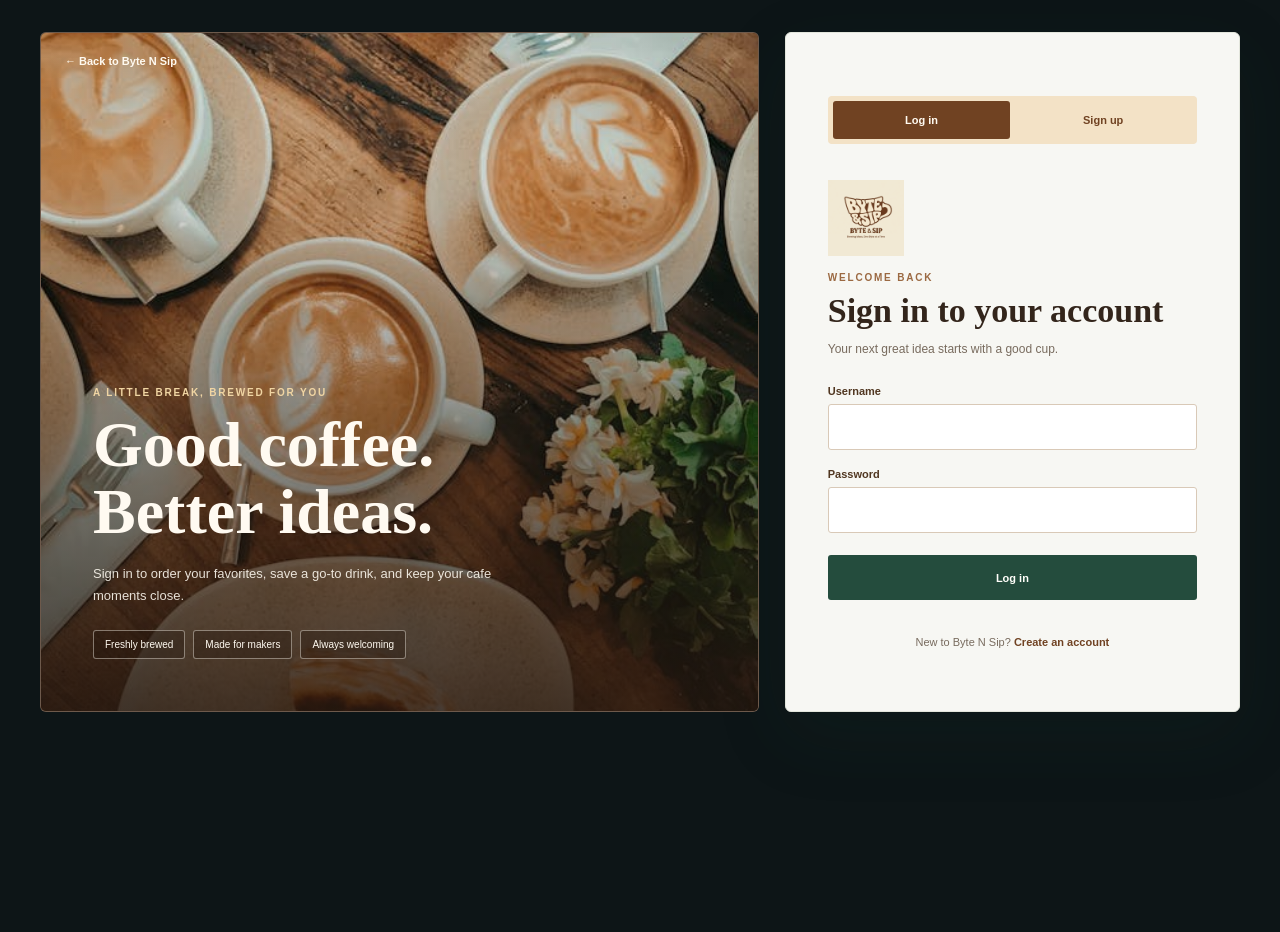
<file: ByteAS/receipt.html>
<!DOCTYPE html>
<html lang="en">
<head>
    <meta charset="UTF-8">
    <meta name="viewport" content="width=device-width, initial-scale=1.0">
    <meta name="theme-color" content="#0d1517">
    <title>Order Receipt | Byte N Sip</title>
    <link rel="icon" href="byte-n-sip-logo.png" type="image/png">
    <link rel="preconnect" href="https://fonts.googleapis.com">
    <link rel="preconnect" href="https://fonts.gstatic.com" crossorigin>
    <link href="https://fonts.googleapis.com/css2?family=DM+Sans:wght@400;500;600;700&family=Playfair+Display:wght@600;700&display=swap" rel="stylesheet">
    <link rel="stylesheet" href="account-theme.css?v=4">
    <link rel="stylesheet" href="receipt.css">
</head>
<body class="receipt-page">
    <main class="receipt-shell">
        <a class="receipt-brand" href="user.html">
            <img src="byte-n-sip-logo.png" alt="">
            <span>Byte N Sip <small>ORDER RECEIPT</small></span>
        </a>
        <section class="receipt-card" aria-labelledby="receiptTitle">
            <header class="receipt-heading">
                <span class="receipt-icon" aria-hidden="true">✓</span>
                <p class="receipt-eyebrow">ORDER CONFIRMED</p>
                <h1 id="receiptTitle">Thank you for your order</h1>
                <p>Your receipt is ready. You can print or save a copy for your records.</p>
            </header>
            <p class="receipt-error" id="receiptError" role="alert" hidden></p>
            <div id="receiptContent" hidden>
                <section class="receipt-meta" aria-label="Order information">
                    <div><span>Order number</span><strong id="receiptOrderId"></strong></div>
                    <div><span>Date</span><strong id="receiptDate"></strong></div>
                    <div><span>Payment method</span><strong id="receiptMethod"></strong></div>
                    <div><span>Payment status</span><strong id="receiptPayment"></strong></div>
                    <div><span>Delivering to</span><strong id="receiptAddress"></strong></div>
                </section>
                <div class="receipt-items-wrap">
                    <table class="receipt-items">
                        <thead><tr><th>Item</th><th>Qty</th><th>Price</th></tr></thead>
                        <tbody id="receiptItems"></tbody>
                    </table>
                </div>
                <div class="receipt-total"><span>Total</span><strong id="receiptTotal"></strong></div>
            </div>
            <div class="receipt-actions">
                <a class="receipt-back" href="user.html">Return to account</a>
                <button class="receipt-print" id="printReceipt" type="button" hidden>Print receipt</button>
            </div>
        </section>
    </main>
    <script src="receipt.js"></script>
</body>
</html>
</file>
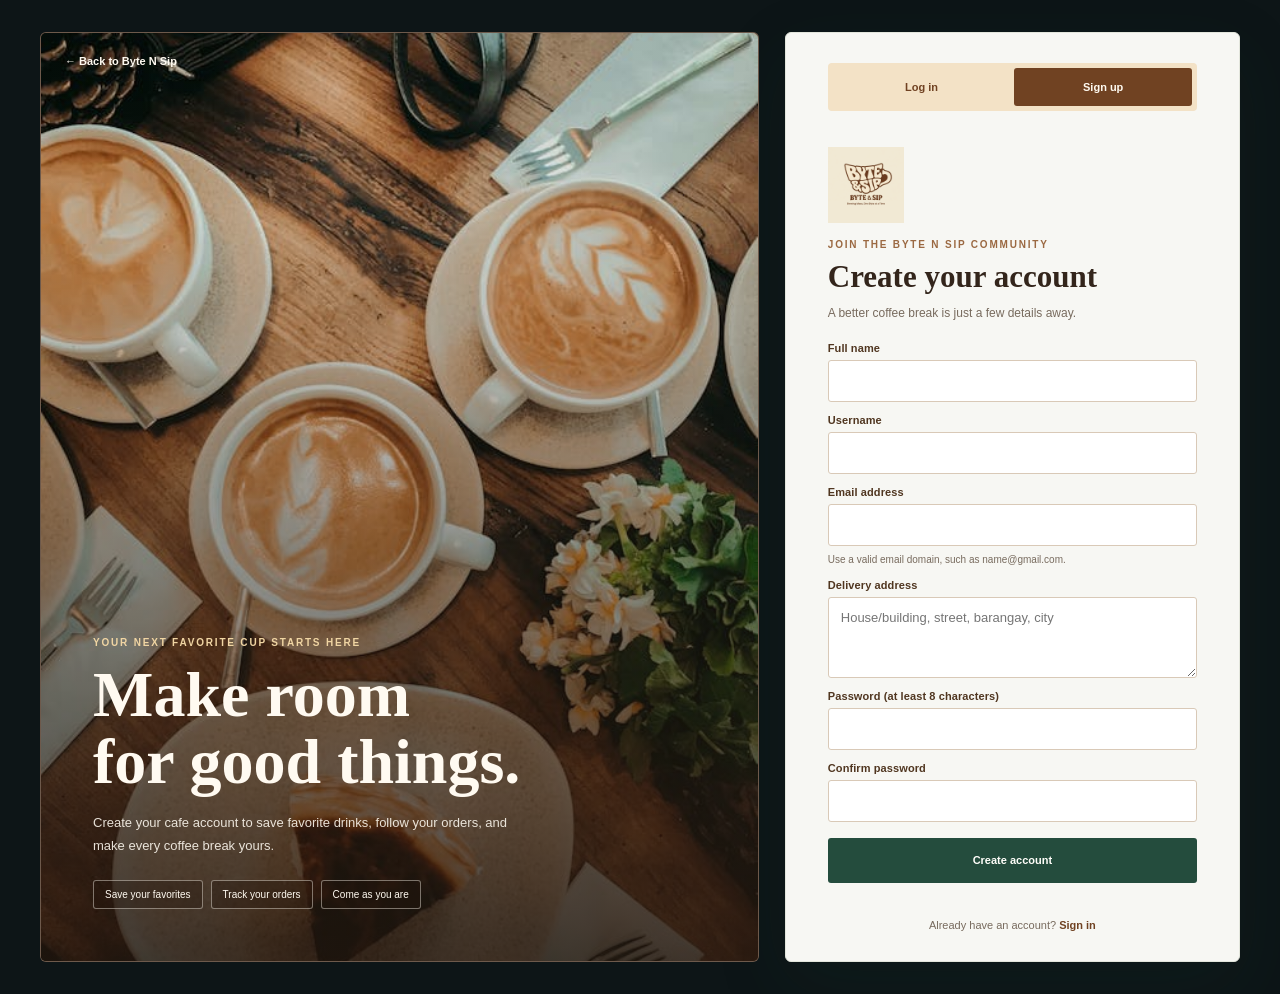
<file: ByteAS/Register.html>
<!DOCTYPE html>
<html lang="en">
<head>
    <meta charset="UTF-8">
    <meta name="viewport" content="width=device-width, initial-scale=1.0">
    <meta name="theme-color" content="#0d1517">
    <title>Create an Account | Byte N Sip</title>
    <link rel="icon" href="byte-n-sip-logo.png" type="image/png">
    <link rel="stylesheet" href="log in.css?v=3">
</head>
<body class="signup-page">
    <main class="login-layout">
        <section class="login-visual" aria-labelledby="signup-promo-title">
            <img src="coffee.jpeg" alt="Coffee and latte art served at a cafe">
            <div class="login-visual-content">
                <span class="login-kicker">YOUR NEXT FAVORITE CUP STARTS HERE</span>
                <h1 id="signup-promo-title">Make room<br>for good things.</h1>
                <p>Create your cafe account to save favorite drinks, follow your orders, and make every coffee break yours.</p>
                <div class="login-highlights" aria-label="Cafe highlights">
                    <span>Save your favorites</span>
                    <span>Track your orders</span>
                    <span>Come as you are</span>
                </div>
            </div>
            <a class="login-home-link" href="index.html" aria-label="Back to Byte N Sip home">← Back to Byte N Sip</a>
        </section>

        <section class="login-card" aria-labelledby="signup-title">
            <nav class="login-tabs" aria-label="Account access">
                <a class="login-tab" href="Log in.html">Log in</a>
                <span class="login-tab active" aria-current="page">Sign up</span>
            </nav>

            <div class="login-heading">
                <img src="byte-n-sip-logo.png" alt="" class="brand">
                <p class="login-kicker">JOIN THE BYTE N SIP COMMUNITY</p>
                <h2 id="signup-title">Create your account</h2>
                <p>A better coffee break is just a few details away.</p>
            </div>

            <form id="registerForm">
                <div class="login-field">
                    <label for="fullName">Full name</label>
                    <input type="text" id="fullName" name="fullName" autocomplete="name" required minlength="2" maxlength="60">
                </div>
                <div class="login-field">
                    <label for="username">Username</label>
                    <input type="text" id="username" name="username" autocomplete="username" required minlength="3" maxlength="24" pattern="[A-Za-z0-9_]+" title="Use 3–24 letters, numbers, or underscores.">
                </div>
                <div class="login-field">
                    <label for="email">Email address</label>
                    <input type="email" id="email" name="email" autocomplete="email" required maxlength="254" aria-describedby="emailHelp">
                    <small id="emailHelp">Use a valid email domain, such as name@gmail.com.</small>
                </div>
                <div class="login-field">
                    <label for="address">Delivery address</label>
                    <textarea id="address" name="address" autocomplete="street-address" required minlength="8" maxlength="500" rows="3" placeholder="House/building, street, barangay, city"></textarea>
                </div>
                <div class="login-field">
                    <label for="password">Password <span>(at least 8 characters)</span></label>
                    <input type="password" id="password" name="password" autocomplete="new-password" required minlength="8">
                </div>
                <div class="login-field">
                    <label for="confirmPassword">Confirm password</label>
                    <input type="password" id="confirmPassword" name="confirmPassword" autocomplete="new-password" required minlength="8">
                </div>
                <p id="registerMessage" class="register-message" role="status" aria-live="polite" hidden></p>
                <button type="submit" class="login-btn">Create account</button>
            </form>

            <p class="login-signup">Already have an account? <a href="Log in.html">Sign in</a></p>
            <a class="login-mobile-home" href="index.html">Back to Byte N Sip</a>
        </section>
    </main>

    <script src="register.js"></script>
</body>
</html>
</file>
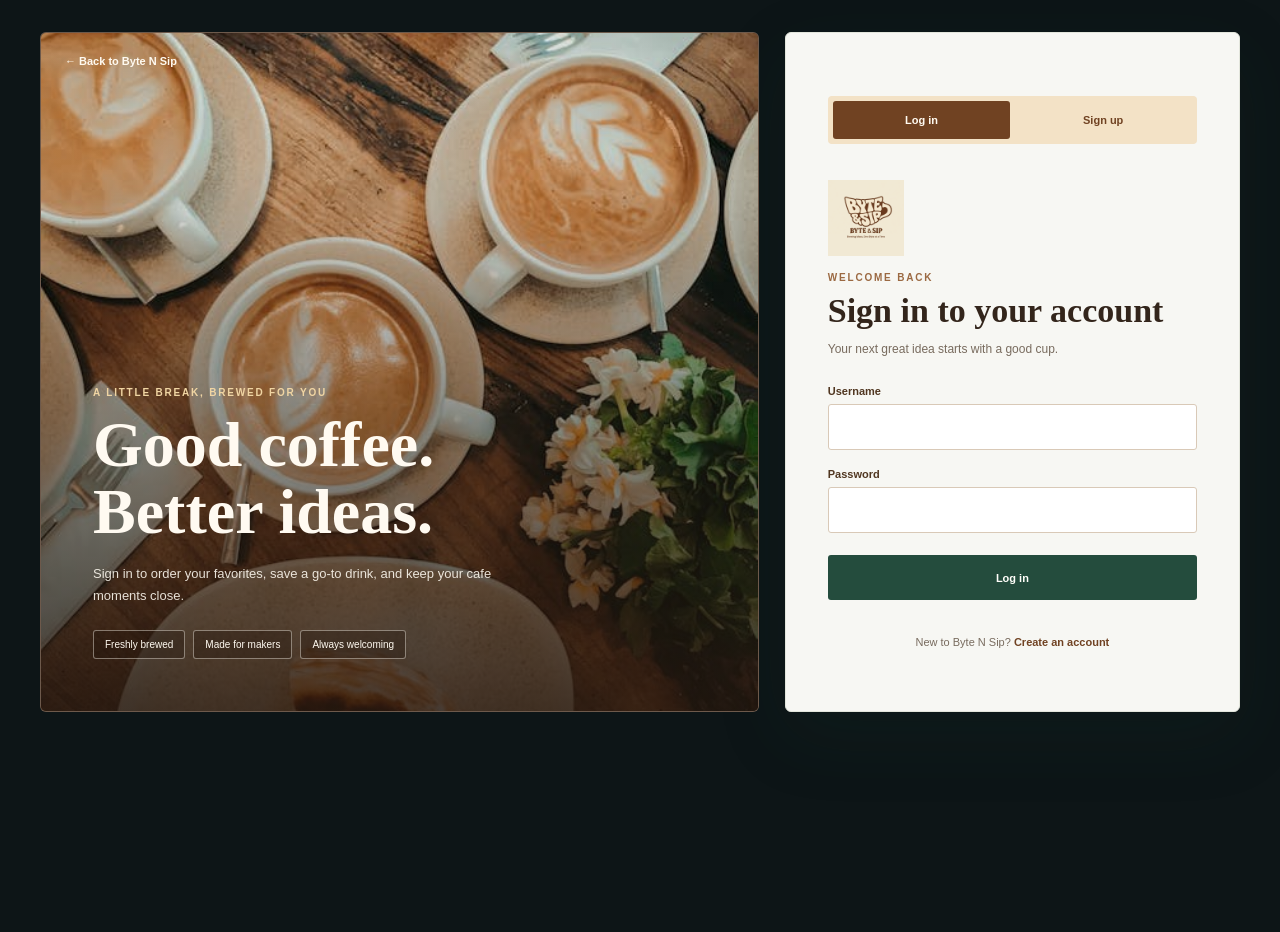
<file: ByteAS/sandbox-payment.html>
<!DOCTYPE html>
<html lang="en">
<head>
    <meta charset="UTF-8">
    <meta name="viewport" content="width=device-width, initial-scale=1.0">
    <meta name="theme-color" content="#0d1517">
    <title>Online Payment | Byte N Sip</title>
    <link rel="icon" href="byte-n-sip-logo.png" type="image/png">
    <link rel="preconnect" href="https://fonts.googleapis.com">
    <link rel="preconnect" href="https://fonts.gstatic.com" crossorigin>
    <link href="https://fonts.googleapis.com/css2?family=DM+Sans:wght@400;500;600;700&family=Playfair+Display:wght@600;700&display=swap" rel="stylesheet">
    <link rel="stylesheet" href="account-theme.css?v=4">
    <link rel="stylesheet" href="sandbox-payment.css">
</head>
<body class="sandbox-page">
    <main class="sandbox-shell">
        <a class="sandbox-brand" href="user.html">
            <img src="byte-n-sip-logo.png" alt="">
            <span>Byte N Sip <small>ONLINE CHECKOUT</small></span>
        </a>

        <section class="sandbox-card" aria-labelledby="sandboxTitle">
            <div class="sandbox-heading">
                <span class="sandbox-icon" aria-hidden="true">✓</span>
                <p class="sandbox-eyebrow">ONLINE CHECKOUT</p>
                <h1 id="sandboxTitle">Choose how to pay</h1>
                <p>Enter the requested details to continue with your payment.</p>
            </div>

            <section class="sandbox-order" aria-label="Order summary">
                <div><span>Order</span><strong id="sandboxItemCount">Loading order…</strong></div>
                <div><span>Delivering to</span><strong id="sandboxAddress">Loading address…</strong></div>
                <div class="sandbox-total"><span>Order total</span><strong id="sandboxTotal">—</strong></div>
            </section>

            <fieldset class="sandbox-methods">
                <legend>Payment method</legend>
                <label class="sandbox-method">
                    <input type="radio" name="provider" value="GCash" checked>
                    <span class="provider-mark gcash-mark">G</span>
                    <span class="provider-copy"><strong>GCash</strong><small>Pay using your GCash number</small></span>
                    <span class="provider-check" aria-hidden="true"></span>
                </label>
                <label class="sandbox-method">
                    <input type="radio" name="provider" value="Maya">
                    <span class="provider-mark maya-mark">M</span>
                    <span class="provider-copy"><strong>Maya</strong><small>Pay using your Maya number</small></span>
                    <span class="provider-check" aria-hidden="true"></span>
                </label>
                <label class="sandbox-method">
                    <input type="radio" name="provider" value="Visa">
                    <span class="provider-mark visa-mark">V</span>
                    <span class="provider-copy"><strong>Visa</strong><small>Pay with a Visa card</small></span>
                    <span class="provider-check" aria-hidden="true"></span>
                </label>
                <label class="sandbox-method">
                    <input type="radio" name="provider" value="Mastercard">
                    <span class="provider-mark mastercard-mark">M</span>
                    <span class="provider-copy"><strong>Mastercard</strong><small>Pay with a Mastercard</small></span>
                    <span class="provider-check" aria-hidden="true"></span>
                </label>
            </fieldset>

            <div id="providerFields" class="provider-fields"></div>
            <p class="sandbox-notice">Payment is simulated locally. Nothing is charged, and payment details are not sent or saved. Use sample details only — never enter real payment information.</p>
            <p class="sandbox-error" id="sandboxError" role="alert" hidden></p>
            <div class="sandbox-actions">
                <button class="sandbox-cancel" id="cancelPayment" type="button">Cancel</button>
                <button class="sandbox-confirm" id="confirmPayment" type="button">Simulate successful payment</button>
            </div>
        </section>

        <a class="sandbox-back" href="user.html">← Return to your cafe account</a>
    </main>
    <script src="sandbox-payment.js?v=4"></script>
</body>
</html>
</file>
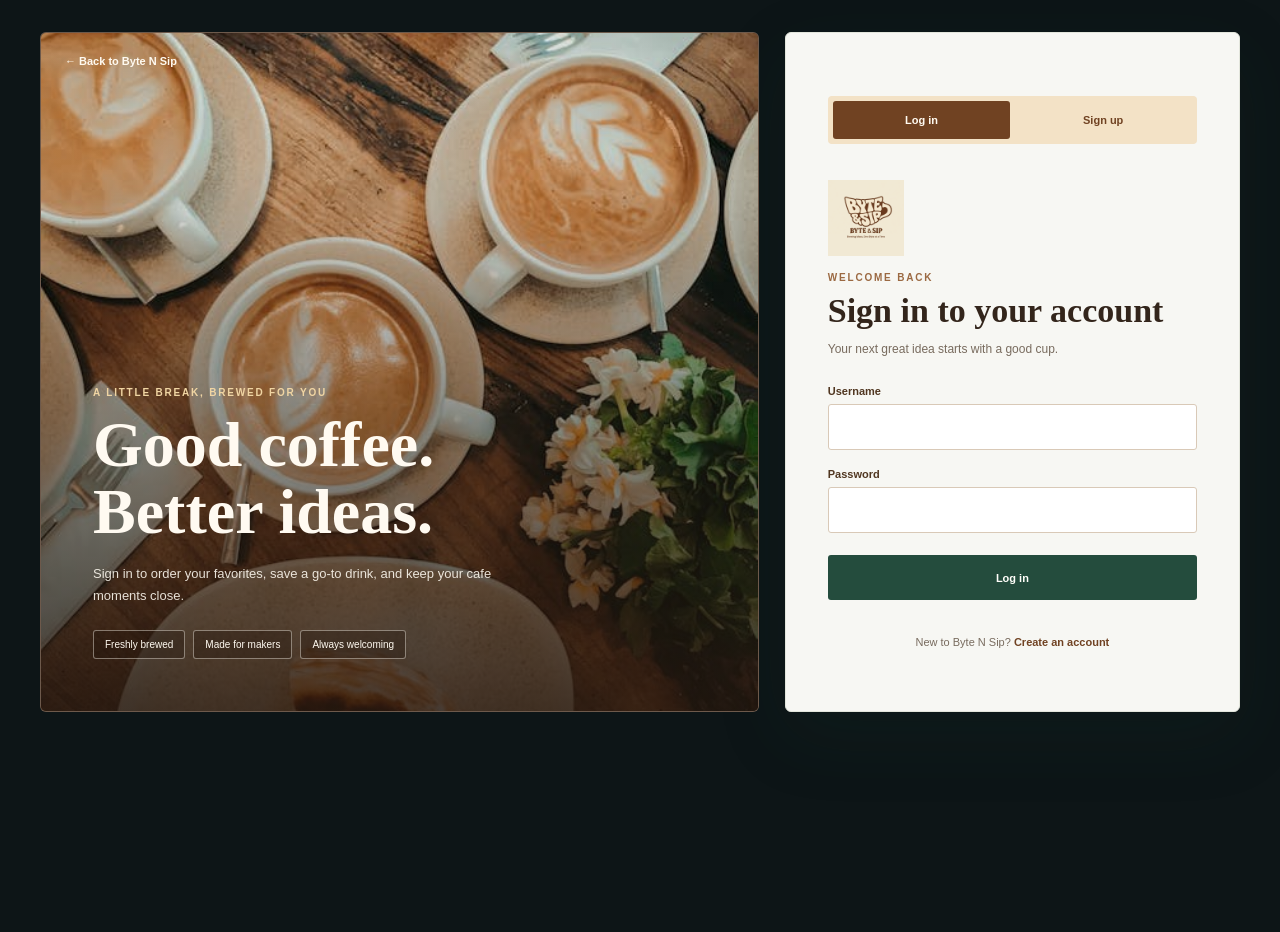
<file: ByteAS/user.html>
<!DOCTYPE html>
<html lang="en">
<head>
    <meta charset="UTF-8">
    <meta name="viewport" content="width=device-width, initial-scale=1.0">
    <meta name="theme-color" content="#173a32">
    <title>Customer Account | Byte N Sip</title>
    <link rel="icon" href="byte-n-sip-logo.png" type="image/png">
    <link rel="preconnect" href="https://fonts.googleapis.com">
    <link rel="preconnect" href="https://fonts.gstatic.com" crossorigin>
    <link href="https://fonts.googleapis.com/css2?family=DM+Sans:wght@400;500;600;700&family=Playfair+Display:wght@600;700&display=swap" rel="stylesheet">
    <link rel="stylesheet" href="user.css">
    <link rel="stylesheet" href="account-theme.css?v=4">
</head>
<body>
    <div class="app-shell">
        <aside class="sidebar" id="sidebar">
            <a class="brand" href="index.html"><img src="byte-n-sip-logo.png" alt=""><span>Byte <b>N</b> Sip<small>YOUR CAFE ACCOUNT</small></span></a>
            <div class="profile-chip"><div class="avatar" id="sidebarAvatar">U</div><div><strong id="sidebarName">Customer</strong><span>CUSTOMER ACCOUNT</span></div></div>
            <p class="nav-caption">MY CAFE</p>
            <nav class="account-nav" id="accountNav" aria-label="Customer navigation"></nav>
            <div class="sidebar-bottom"><a class="site-link" href="menu.html"><span>↗</span> Visit cafe menu</a><button class="logout-button" id="logoutButton" type="button"><span>⇥</span> Logout</button></div>
        </aside>
        <main class="main-area">
            <header class="topbar"><button class="mobile-menu" id="mobileMenu" type="button" aria-label="Open navigation" aria-expanded="false">☰</button><div class="breadcrumbs"><a href="index.html">Byte N Sip</a><span>/</span><strong id="currentSection">Dashboard / Home</strong></div><div class="topbar-right"><span class="open-status"><i></i> Cafe is open</span><div class="top-avatar" id="topAvatar">U</div></div></header>
            <div class="page-content" id="pageContent" aria-live="polite"></div>
            <footer class="app-footer"><span>Byte N Sip</span><span>Good coffee. Good company.</span></footer>
        </main>
    </div>
    <div class="sidebar-scrim" id="sidebarScrim"></div>
    <script src="user.js?v=2"></script>
</body>
</html>
</file>
<file: ByteAS/index.css>
@import url("https://fonts.googleapis.com/css2?family=DM+Sans:wght@400;500;600;700&family=Playfair+Display:ital,wght@0,600;0,700;1,600;1,700&display=swap");

:root {
    color-scheme: light;
    --ink: #f1eee6;
    --ink-soft: #aab2a9;
    --cream: #0d1517;
    --paper: #f1eee6;
    --orange: #c4a56b;
    --gold: #dbc38c;
    --line: #354143;
    --sans: "DM Sans", "Segoe UI", sans-serif;
    --serif: "Playfair Display", Georgia, serif;
}

* {
    box-sizing: border-box;
}

html {
    scroll-behavior: smooth;
}

body {
    margin: 0;
    color: var(--ink);
    background: var(--cream);
    font-family: var(--sans);
    -webkit-font-smoothing: antialiased;
}

a {
    color: inherit;
}

.header {
    background: #121a1c;
    border-bottom-color: rgba(219, 195, 140, 0.16);
}

.logo,
.nav a,
.nav a:hover,
.nav a.active {
    color: #f1eee6;
}

.logo-accent {
    color: #dbc38c;
}

.nav a.active::after {
    color: #dbc38c;
    background-color: #c4a56b;
}

.nav .login-link {
    color: #151a18;
    background: #c4a56b;
}

.nav .login-link:hover {
    color: #151a18;
    background: #dbc38c;
}

.header {
    position: relative;
    z-index: 5;
    display: flex;
    align-items: center;
    justify-content: space-between;
    gap: 30px;
    min-height: 82px;
    padding: 15px max(6.5vw, 28px);
    background: var(--paper);
    border-bottom: 1px solid rgba(23, 58, 50, 0.08);
}

.logo {
    display: inline-flex;
    align-items: center;
    gap: 11px;
    color: var(--ink);
    text-decoration: none;
    font-size: 20px;
    font-weight: 700;
    letter-spacing: -0.8px;
    white-space: nowrap;
}

.logo img {
    display: block;
    width: 42px;
    height: 42px;
    object-fit: contain;
}

.logo-accent {
    color: var(--orange);
}

.nav {
    display: flex;
    align-items: center;
    gap: clamp(16px, 2.4vw, 34px);
}

.nav a {
    position: relative;
    color: #53635d;
    text-decoration: none;
    font-size: 13px;
    font-weight: 600;
    transition: color 180ms ease;
}

.nav a:hover,
.nav a.active {
    color: var(--ink);
}

.nav a.active::after {
    position: absolute;
    right: 0;
    bottom: -9px;
    left: 0;
    height: 2px;
    background: var(--orange);
    content: "";
}

.nav .login-link {
    padding: 11px 17px;
    color: var(--paper);
    background: var(--ink);
    border-radius: 4px;
}

.nav .login-link:hover {
    color: var(--paper);
    background: #285247;
}

.hero {
    position: relative;
    display: grid;
    grid-template-columns: 1fr 0.95fr;
    align-items: center;
    gap: 5vw;
    min-height: 650px;
    padding: 76px max(10vw, 40px) 112px;
    overflow: hidden;
    background:
        radial-gradient(ellipse at 10% 90%, rgba(232, 185, 104, 0.13), transparent 35%),
        var(--ink);
    color: var(--paper);
}

.hero::before {
    position: absolute;
    top: -310px;
    left: 37%;
    width: 720px;
    height: 720px;
    border: 1px solid rgba(255, 255, 255, 0.08);
    border-radius: 50%;
    content: "";
    pointer-events: none;
}

.hero-content,
.hero-visual {
    position: relative;
    z-index: 1;
}

.eyebrow {
    margin: 0 0 21px;
    color: var(--orange);
    font-size: 10px;
    font-weight: 700;
    letter-spacing: 2px;
}

.hero .eyebrow {
    display: flex;
    align-items: center;
    gap: 9px;
    color: #e8bd83;
}

.status-dot {
    width: 7px;
    height: 7px;
    background: #95c7a4;
    border-radius: 50%;
    box-shadow: 0 0 0 4px rgba(149, 199, 164, 0.13);
}

.hero h1,
.section-intro h2,
.menu-heading h2,
.cta-section h2 {
    margin: 0;
    font-size: clamp(52px, 6.4vw, 88px);
    font-weight: 600;
    letter-spacing: -4px;
    line-height: 0.99;
}

.highlight,
.serif-accent {
    color: var(--gold);
    font-family: var(--serif);
    font-weight: 600;
    font-style: italic;
    letter-spacing: -3px;
}

.hero-copy {
    max-width: 430px;
    margin: 25px 0 28px;
    color: rgba(255, 254, 250, 0.72);
    font-size: 15px;
    line-height: 1.85;
}

.buttons {
    display: flex;
    flex-wrap: wrap;
    align-items: center;
    gap: 12px;
}

.btn {
    display: inline-flex;
    align-items: center;
    justify-content: center;
    gap: 22px;
    min-height: 49px;
    padding: 0 19px;
    border: 1px solid transparent;
    border-radius: 3px;
    text-decoration: none;
    font-size: 12px;
    font-weight: 700;
    transition: transform 180ms ease, background 180ms ease, border-color 180ms ease;
}

.btn:hover {
    transform: translateY(-2px);
}

.btn.primary {
    color: #17201e;
    background: var(--gold);
}

.btn.primary:hover {
    background: #f0cb87;
}

.btn.secondary {
    color: var(--paper);
    border-color: rgba(255, 255, 255, 0.3);
}

.btn.secondary:hover {
    border-color: var(--paper);
}

.hero-note {
    display: flex;
    align-items: center;
    gap: 10px;
    margin-top: 34px;
    color: rgba(255, 254, 250, 0.56);
    font-size: 11px;
}

.code-mark {
    color: #e8bd83;
    font-family: Consolas, monospace;
    font-weight: 700;
}

.hero-visual {
    justify-self: end;
    width: min(100%, 475px);
    margin-right: 12px;
}

.hero-photo {
    display: block;
    width: 100%;
    height: 405px;
    object-fit: cover;
    border-radius: 3px;
    box-shadow: 22px 22px 0 rgba(255, 255, 255, 0.07);
}

.photo-label {
    position: absolute;
    right: -24px;
    bottom: 25px;
    display: flex;
    align-items: center;
    gap: 12px;
    padding: 13px 17px;
    color: #f1eee6;
    background: #172123;
    box-shadow: 0 10px 30px rgba(0, 0, 0, 0.16);
}

.label-icon {
    display: grid;
    width: 34px;
    height: 34px;
    place-items: center;
    color: var(--paper);
    background: var(--orange);
    border-radius: 50%;
}

.photo-label strong,
.photo-label small {
    display: block;
}

.photo-label strong {
    font-size: 11px;
}

.photo-label small {
    margin-top: 4px;
    color: #aab2a9;
    font-size: 10px;
}

.code-sticker {
    position: absolute;
    top: 24px;
    left: -43px;
    display: flex;
    flex-direction: column;
    gap: 5px;
    padding: 13px 16px;
    color: #e9c78b;
    background: #172123;
    font-family: Consolas, monospace;
    font-size: 10px;
    transform: rotate(-5deg);
}

.code-sticker strong {
    color: var(--paper);
    font-size: 12px;
}

.hero-spark {
    position: absolute;
    color: var(--gold);
}

.spark-one {
    top: -33px;
    right: -22px;
    font-size: 32px;
}

.spark-two {
    bottom: -41px;
    left: 8px;
    color: #f3cf94;
    font-size: 22px;
}

.hero-bottom {
    position: absolute;
    right: max(10vw, 40px);
    bottom: 34px;
    left: max(10vw, 40px);
    display: flex;
    align-items: center;
    gap: 13px;
    color: rgba(255, 254, 250, 0.43);
    font-size: 9px;
    font-weight: 600;
    letter-spacing: 1.4px;
}

.scroll-line {
    width: 42px;
    height: 1px;
    background: rgba(255, 254, 250, 0.3);
}

.hero-bottom span:last-child {
    margin-left: auto;
}

.welcome-section,
.menu-preview {
    padding: 105px max(10vw, 40px);
}

.welcome-section {
    display: grid;
    grid-template-columns: 1fr 0.75fr;
    align-items: end;
    gap: 24px 8vw;
    background: #151e20;
}

.section-intro h2,
.menu-heading h2 {
    color: var(--ink);
    font-size: clamp(43px, 5vw, 64px);
    letter-spacing: -2.6px;
    line-height: 1.06;
}

.section-intro .serif-accent,
.menu-heading .serif-accent,
.cta-section .serif-accent {
    color: var(--gold);
    letter-spacing: -2px;
}

.welcome-copy {
    max-width: 400px;
    padding-bottom: 5px;
}

.welcome-copy > p {
    margin: 0 0 22px;
    color: #aab2a9;
    font-size: 13px;
    line-height: 1.9;
}

.text-link {
    display: inline-flex;
    align-items: center;
    gap: 10px;
    padding-bottom: 5px;
    color: var(--ink);
    border-bottom: 1px solid #52605d;
    text-decoration: none;
    font-size: 11px;
    font-weight: 700;
}

.audience-grid {
    display: grid;
    grid-column: 1 / -1;
    grid-template-columns: repeat(3, 1fr);
    gap: 17px;
    margin-top: 31px;
}

.audience-card {
    position: relative;
    min-height: 193px;
    padding: 27px 25px;
    background: #1b2628;
    border: 1px solid #303d3f;
}

.featured-card {
    background: #202d2d;
}

.card-number {
    position: absolute;
    top: 25px;
    right: 25px;
    color: #89958e;
    font-size: 10px;
    letter-spacing: 1px;
}

.audience-icon {
    display: block;
    margin-bottom: 19px;
    color: var(--gold);
    font-family: var(--serif);
    font-size: 25px;
}

.audience-card h3 {
    margin: 0 0 8px;
    color: #f1eee6;
    font-size: 14px;
}

.audience-card p {
    max-width: 245px;
    margin: 0;
    color: #aab2a9;
    font-size: 11px;
    line-height: 1.7;
}

.menu-preview {
    background: #0e1618;
}

.menu-heading {
    display: flex;
    align-items: end;
    justify-content: space-between;
    gap: 30px;
    margin-bottom: 39px;
}

.menu-heading .text-link {
    margin-bottom: 8px;
}

.menu-cards {
    display: grid;
    grid-template-columns: repeat(3, 1fr);
    gap: 22px;
}

.menu-card {
    min-width: 0;
}

.menu-image {
    position: relative;
    display: block;
    height: 250px;
    overflow: hidden;
    background: #252d2d;
}

.menu-image img {
    display: block;
    width: 100%;
    height: 100%;
    object-fit: cover;
    transition: transform 400ms ease;
}

.menu-image:hover img {
    transform: scale(1.04);
}

.menu-tag {
    position: absolute;
    bottom: 13px;
    left: 13px;
    padding: 8px 10px;
    color: #171b19;
    background: var(--gold);
    font-size: 8px;
    font-weight: 700;
    letter-spacing: 1px;
}

.menu-card-info {
    display: flex;
    align-items: center;
    justify-content: space-between;
    gap: 10px;
    padding-top: 15px;
    padding-right: 4px;
    padding-left: 4px;
}

.menu-card-info h3 {
    margin: 0 0 6px;
    color: #f1eee6;
    font-size: 14px;
}

.menu-card-info p {
    margin: 0;
    color: #aab2a9;
    font-size: 10px;
}

.menu-arrow {
    display: grid;
    flex: 0 0 32px;
    width: 32px;
    height: 32px;
    place-items: center;
    color: var(--gold);
    border: 1px solid #4a5552;
    border-radius: 50%;
    font-size: 13px;
}

.cta-section {
    position: relative;
    padding: 91px 24px 96px;
    overflow: hidden;
    color: var(--paper);
    background: var(--ink);
    text-align: center;
}

.cta-section::before,
.cta-section::after {
    position: absolute;
    width: 250px;
    height: 250px;
    border: 1px solid rgba(255, 255, 255, 0.08);
    border-radius: 50%;
    content: "";
}

.cta-section::before {
    top: -138px;
    left: -85px;
}

.cta-section::after {
    right: -115px;
    bottom: -165px;
}

.cta-code {
    position: absolute;
    top: 42px;
    right: 9%;
    color: rgba(255, 255, 255, 0.14);
    font-family: Consolas, monospace;
    font-size: 10px;
}

.cta-section .eyebrow {
    color: var(--gold);
}

.cta-section h2 {
    font-size: clamp(42px, 5vw, 62px);
    letter-spacing: -2.4px;
    line-height: 1.08;
}

.cta-section .serif-accent {
    color: var(--gold);
}

.cta-section > p:not(.eyebrow) {
    margin: 17px 0 23px;
    color: rgba(255, 254, 250, 0.67);
    font-size: 12px;
}

.light-btn {
    color: #17201e;
    background: var(--gold);
}

.light-btn:hover {
    background: #f0cb87;
}

.footer {
    padding: 55px max(10vw, 40px) 20px;
    color: var(--paper);
    background: #102c26;
}

.footer-main {
    display: grid;
    grid-template-columns: 1.4fr 0.8fr 1fr;
    gap: 45px;
    padding-bottom: 42px;
}

.footer-logo {
    color: var(--paper);
}

.footer-logo img {
    width: 76px;
    height: 76px;
}

.footer-brand p,
.footer-col p,
.footer-col a {
    color: rgba(255, 254, 250, 0.61);
    font-size: 11px;
    line-height: 1.8;
}

.footer-brand p {
    margin-top: 17px;
}

.footer-col h3 {
    margin: 6px 0 14px;
    color: #e8bd83;
    font-size: 11px;
    letter-spacing: 0.4px;
}

.footer-col a {
    display: block;
    width: fit-content;
    margin: 7px 0;
    text-decoration: none;
}

.footer-col a:hover,
.footer-bottom a:hover {
    color: var(--paper);
}

.footer-col p {
    margin: 6px 0;
}

.footer-bottom {
    display: flex;
    justify-content: space-between;
    gap: 16px;
    padding-top: 17px;
    color: rgba(255, 254, 250, 0.42);
    border-top: 1px solid rgba(255, 255, 255, 0.13);
    font-size: 9px;
}

.footer-bottom a {
    color: rgba(255, 254, 250, 0.6);
    text-decoration: none;
}

:focus-visible {
    outline: 3px solid var(--gold);
    outline-offset: 4px;
}

@media (max-width: 900px) {
    .header {
        padding-right: 4vw;
        padding-left: 4vw;
    }

    .nav {
        gap: 15px;
    }

    .nav a {
        font-size: 11px;
    }

    .hero {
        gap: 4vw;
        padding-right: 7vw;
        padding-left: 7vw;
    }

    .hero h1 {
        font-size: clamp(52px, 8vw, 72px);
    }

    .hero-photo {
        height: 350px;
    }

    .welcome-section,
    .menu-preview {
        padding-right: 7vw;
        padding-left: 7vw;
    }
}

@media (max-width: 680px) {
    .header {
        flex-direction: column;
        gap: 14px;
        padding: 13px 20px 16px;
    }

    .logo {
        font-size: 19px;
    }

    .nav {
        justify-content: center;
        flex-wrap: wrap;
        gap: 12px 18px;
    }

    .nav a {
        font-size: 11px;
    }

    .nav .login-link {
        padding: 8px 11px;
    }

    .hero {
        grid-template-columns: 1fr;
        gap: 43px;
        padding: 67px 25px 92px;
    }

    .hero h1 {
        font-size: clamp(56px, 15vw, 76px);
    }

    .hero-copy {
        max-width: 500px;
        font-size: 13px;
    }

    .hero-visual {
        justify-self: center;
        width: calc(100% - 20px);
        margin-right: 0;
    }

    .hero-photo {
        height: min(83vw, 365px);
    }

    .code-sticker {
        left: -11px;
    }

    .photo-label {
        right: -10px;
    }

    .hero-bottom {
        right: 25px;
        bottom: 28px;
        left: 25px;
    }

    .welcome-section,
    .menu-preview {
        padding: 73px 24px;
    }

    .welcome-section {
        grid-template-columns: 1fr;
        gap: 20px;
    }

    .section-intro h2,
    .menu-heading h2 {
        font-size: clamp(43px, 11vw, 58px);
    }

    .audience-grid,
    .menu-cards {
        grid-template-columns: 1fr;
    }

    .audience-grid {
        gap: 11px;
        margin-top: 11px;
    }

    .audience-card {
        min-height: 160px;
    }

    .menu-heading {
        align-items: start;
        flex-direction: column;
        gap: 19px;
        margin-bottom: 26px;
    }

    .menu-image {
        height: 245px;
    }

    .cta-section {
        padding: 73px 22px 78px;
    }

    .cta-section h2 {
        font-size: clamp(40px, 11vw, 54px);
    }

    .cta-code {
        top: 19px;
        right: 20px;
    }

    .footer {
        padding: 43px 25px 18px;
    }

    .footer-main {
        grid-template-columns: 1fr 1fr;
        gap: 30px 18px;
    }

    .footer-brand {
        grid-column: 1 / -1;
    }
}

@media (max-width: 380px) {
    .nav {
        gap: 10px 13px;
    }

    .nav a {
        font-size: 10px;
    }

    .buttons {
        align-items: stretch;
        flex-direction: column;
    }

    .buttons .btn {
        justify-content: space-between;
    }
}

@media (prefers-reduced-motion: reduce) {
    html {
        scroll-behavior: auto;
    }

    *,
    *::before,
    *::after {
        transition-duration: 0.01ms !important;
    }
}

.header {
    background: rgba(14, 21, 23, 0.97);
    border-bottom-color: rgba(219, 195, 140, 0.16);
    box-shadow: 0 5px 24px rgba(0, 0, 0, 0.23);
}

.logo,
.nav a,
.nav a:hover,
.nav a.active {
    color: #f1eee6;
}

.logo-accent {
    color: #dbc38c;
}

.nav a.active::after {
    background: #c4a56b;
}

.nav .login-link {
    color: #171a18;
    background: #c4a56b;
}

.nav .login-link:hover {
    color: #171a18;
    background: #dbc38c;
}

.hero {
    background:
        radial-gradient(ellipse at 10% 90%, rgba(197, 167, 108, 0.16), transparent 35%),
        radial-gradient(ellipse at 92% 15%, rgba(49, 93, 80, 0.2), transparent 38%),
        #0b1214;
}

.hero::before {
    border-color: rgba(219, 195, 140, 0.12);
}

.hero .eyebrow {
    color: #dbc38c;
}

.highlight,
.serif-accent {
    color: #dbc38c;
}

.cta-section {
    background:
        radial-gradient(ellipse at 90% 10%, rgba(49, 93, 80, 0.22), transparent 38%),
        #11191b;
}

.cta-section .serif-accent {
    color: #dbc38c;
}

.footer {
    background: #090e10;
}

.footer-col h3 {
    color: #dbc38c;
}

@media (prefers-reduced-motion: reduce) {
    html {
        scroll-behavior: auto;
    }
}
</file>
<file: ByteAS/about us.css>
body {
    margin: 0;
    padding: 0;
    font-family: Arial, sans-serif; 
    background: url("background coffee.webp") center/cover no-repeat fixed;
    position: relative;
}

/*Navigation Section*/
.header {
    display: flex;
    justify-content: space-between;
    align-items: center;
    background: #8b5e3c;
    padding: 15px 40px;
}

.logo {
    color: #f5c16c;
    display: flex;
    gap: 10px;
    font-weight: bold;
    align-items: center;
}

.logo img {
    width: 40px;
}

.nav a {
    color: white;
    margin-left: 20px;
    text-decoration: none;
}

.nav a:hover {
    color: #f5c16c;
}

/*Overlay Section*/
.about-overlay {
    width: min(1100px, 92%);
    margin: 80px auto;
    padding: 40px;
    background: rgba(255,255,255,0.55);
    backdrop-filter: blur(18px);
    text-align: center;
    border-radius: 30px;
    box-shadow: 0 25px 70px rgba(0,0,0,0.2);
    display: flex;
    flex-direction: column;
    gap: 30px;
}

.tagline {
    color: #3b2a1a;
    margin: 0;
}

.intro {
    color: #555;
}

.hero-img img {
    width: 100%;
    border-radius: 20px;
    object-fit: cover;
    max-height: 350px;
    box-shadow: 0 10px 25px rgba(0,0,0,0.15);
}

.card {
    background: #fdf6ec;
    padding: 25px;
    border-radius: 20px;
    box-shadow: 0 10px 25px rgba(0,0,0,0.1);
    text-align: left;
}

.card h2 {
    color: #6b3e1d;
}

.features {
    display: grid;
    grid-template-columns: repeat(3, 1fr);
    gap: 20px;
}

.card.small {
    text-align: center;
}

/*Footer Section*/

.footer {
    background: #7a3b0c;
    color: white;
    padding: 40px;
}

.footer-container {
    display: flex;
    justify-content: space-around;
    flex-wrap: wrap;
    gap: 20px;
}

.footer-col {
    max-width: 300px;
}
</file>
<file: ByteAS/site-theme.css>
:root {
    --site-ink: #f1eee6;
    --site-paper: #fffefa;
    --site-cream: #101719;
    --site-copper: #c5a76c;
    --site-gold: #dbc58c;
    --site-muted: #a9b1ab;
    --site-line: #354043;
}

* {
    box-sizing: border-box;
}

body:not(.home-page) {
    min-height: 100vh;
    color: var(--site-ink);
    background-color: var(--site-cream);
    background-image:
        radial-gradient(ellipse at 7% 9%, rgba(197, 167, 108, 0.13), transparent 32%),
        radial-gradient(ellipse at 92% 35%, rgba(57, 91, 85, 0.16), transparent 36%),
        url("byte-n-sip-tech-pattern.svg");
    background-attachment: fixed;
    background-size: auto, auto, 220px 220px;
    font-family: "DM Sans", "Segoe UI", Arial, sans-serif;
    -webkit-font-smoothing: antialiased;
}

body:not(.home-page) a {
    color: inherit;
}

.header {
    position: sticky;
    top: 0;
    z-index: 20;
    min-height: 78px;
    padding: 12px max(6vw, 24px);
    background: rgba(18, 26, 28, 0.96);
    border-bottom: 1px solid rgba(219, 197, 140, 0.14);
    box-shadow: 0 4px 22px rgba(0, 0, 0, 0.18);
    backdrop-filter: blur(16px);
    -webkit-backdrop-filter: blur(16px);
}

.logo {
    color: var(--site-ink);
    text-decoration: none;
    font-family: "DM Sans", "Segoe UI", Arial, sans-serif;
    font-size: 19px;
    font-weight: 700;
    letter-spacing: -0.7px;
}

.logo img {
    width: 42px;
    height: 42px;
    object-fit: contain;
}

.logo-accent {
    color: var(--site-copper);
}

.nav {
    display: flex;
    align-items: center;
    gap: clamp(14px, 2.1vw, 30px);
}

.nav a {
    position: relative;
    margin: 0;
    padding: 9px 0;
    color: #c4c5bc;
    text-decoration: none;
    font-family: "DM Sans", "Segoe UI", Arial, sans-serif;
    font-size: 12px;
    font-weight: 600;
    transition: color 180ms ease;
}

.nav a:hover,
.nav a.active {
    color: var(--site-ink);
}

.nav a.active::after {
    position: absolute;
    right: 0;
    bottom: 1px;
    left: 0;
    height: 2px;
    background: var(--site-copper);
    content: "";
}

.nav a.login-link,
.nav a:last-child {
    padding: 10px 15px;
    color: var(--site-paper);
    background: var(--site-copper);
    border-radius: 4px;
}

.nav a.login-link:hover,
.nav a:last-child:hover {
    color: var(--site-paper);
    background: #dbc58c;
}

.nav a.login-link::after,
.nav a:last-child::after {
    display: none;
}

.menu-section,
.about-overlay,
.contact-overlay {
    width: min(1180px, calc(100% - 48px));
    margin: 44px auto;
    padding: clamp(24px, 5vw, 60px);
    background: rgba(22, 31, 33, 0.97);
    border: 1px solid rgba(219, 197, 140, 0.12);
    border-radius: 12px;
    box-shadow: 0 24px 70px rgba(0, 0, 0, 0.3);
    backdrop-filter: blur(10px);
    -webkit-backdrop-filter: blur(10px);
}

.menu-section {
    width: min(1320px, calc(100% - 48px));
    gap: 22px;
    text-align: left;
}

.menu-section > h1,
.about-overlay > h1,
.contact-overlay > h1 {
    margin: 0;
    color: var(--site-ink);
    font-size: clamp(36px, 5vw, 58px);
    font-weight: 700;
    letter-spacing: -2px;
    line-height: 1.1;
}

.menu-section > p {
    margin: 0;
    color: var(--site-muted);
    font-size: 13px;
    line-height: 1.8;
}

.menu-section > h1 + p {
    margin-top: -12px;
}

.category-title,
.milktea-title,
.pastries-title,
.pasta-title {
    margin: 34px 0 0;
    color: var(--site-ink);
    font-size: 24px;
    font-weight: 700;
    letter-spacing: -0.6px;
}

.category-title::before,
.milktea-title::before,
.pastries-title::before,
.pasta-title::before {
    color: var(--site-copper);
}

.category-sub {
    margin: -14px 0 0 !important;
    color: var(--site-muted) !important;
    font-size: 11px !important;
}

.menu-grid {
    grid-template-columns: repeat(auto-fit, minmax(215px, 1fr));
    gap: 18px;
    width: 100%;
    padding: 0;
}

.menu-grid .card {
    background: var(--site-paper);
    border: 1px solid var(--site-line);
    border-radius: 9px;
    box-shadow: 0 8px 22px rgba(23, 58, 50, 0.06);
}

.menu-grid .card:hover {
    transform: translateY(-4px);
    box-shadow: 0 18px 34px rgba(23, 58, 50, 0.12);
}

.card-image img {
    height: 190px;
}

.price-badge {
    color: var(--site-ink);
    background: #f1d29a;
    border-radius: 5px;
    font-weight: 700;
}

.card-info h3,
.milktea .card-info h3,
.pastries .card-info h3,
.pasta .card-info h3 {
    color: var(--site-ink);
}

.card-info p,
.milktea .card-info p,
.pastries .card-info p,
.pasta .card-info p {
    color: var(--site-muted);
}

.add-cart,
.milktea .add-cart,
.pastries .add-cart,
.pasta .add-cart {
    width: 36px;
    height: 36px;
    color: var(--site-paper);
    background: var(--site-ink);
    border-radius: 8px;
    box-shadow: none;
}

.add-cart:hover,
.milktea .add-cart:hover,
.pastries .add-cart:hover,
.pasta .add-cart:hover {
    background: var(--site-copper);
}

.pet-box,
.menu-section .hero,
.menu-section .cta {
    width: 100%;
    padding: clamp(24px, 4vw, 42px);
    background: var(--site-paper);
    border: 1px solid var(--site-line);
    border-radius: 10px;
    box-shadow: 0 12px 34px rgba(23, 58, 50, 0.06);
}

.menu-section .pet-box {
    text-align: left;
}

.pet-icon {
    color: var(--site-copper);
    font-size: 12px;
    font-weight: 700;
    letter-spacing: 1.2px;
    text-transform: uppercase;
}

.pet-box h2 {
    max-width: 720px;
    margin: 0 auto 14px;
    color: var(--site-ink);
    font-size: clamp(29px, 4vw, 44px);
    letter-spacing: -1.5px;
}

.pet-box p {
    max-width: 760px;
    margin-right: auto;
    margin-left: auto;
    color: var(--site-muted);
    font-size: 13px;
    line-height: 1.8;
}

.pet-box .subtitle {
    color: var(--site-copper);
    font-size: 12px;
    font-weight: 600;
}

.menu-section .hero {
    display: block;
    height: auto;
    background: var(--site-paper);
    text-align: left;
}

.menu-section .hero > h1 {
    margin: 0 0 25px;
    color: var(--site-ink);
    font-size: clamp(30px, 4vw, 44px);
    letter-spacing: -1.5px;
}

.gallery {
    grid-template-columns: repeat(3, minmax(0, 1fr));
    gap: 16px;
    max-width: none;
}

.gallery .card {
    height: clamp(180px, 23vw, 280px);
    background: #e8e9e3;
    border: 1px solid var(--site-line);
    border-radius: 8px;
    box-shadow: none;
}

.gallery .card img {
    transition: transform 350ms ease;
}

.gallery .card::after {
    position: absolute;
    inset: 40% 0 0;
    background: linear-gradient(transparent, rgba(12, 32, 28, 0.56));
    content: "";
    pointer-events: none;
}

.gallery .tag {
    z-index: 1;
    top: auto;
    right: auto;
    bottom: 13px;
    left: 13px;
    padding: 7px 10px;
    color: #183a32;
    background: var(--site-paper);
    border-radius: 3px;
    font-size: 9px;
    font-weight: 700;
    letter-spacing: 0.3px;
}

.menu-section .cta {
    text-align: center;
}

.menu-section .cta h2 {
    margin: 0 0 9px;
    color: var(--site-ink);
    font-size: clamp(28px, 4vw, 42px);
    letter-spacing: -1px;
}

.menu-section .cta p {
    color: var(--site-muted);
}

.menu-section button,
.contact-overlay button,
.login-btn {
    min-height: 45px;
    padding: 0 19px;
    color: var(--site-paper);
    background: var(--site-ink);
    border: 0;
    border-radius: 5px;
    box-shadow: none;
    font-family: inherit;
    font-size: 12px;
    font-weight: 700;
}

.menu-section button:hover,
.contact-overlay button:hover,
.login-btn:hover {
    background: var(--site-copper);
    transform: translateY(-1px);
}

.about-overlay,
.contact-overlay {
    text-align: left;
}

.about-overlay {
    gap: 23px;
}

.about-overlay > h1,
.contact-overlay > h1 {
    text-align: left;
}

.tagline {
    margin: -15px 0 0;
    color: var(--site-copper);
    font-family: "Playfair Display", Georgia, serif;
    font-size: clamp(24px, 3vw, 35px);
    font-style: italic;
}

.intro,
.contact-overlay .subtitle {
    max-width: 720px;
    margin: 0;
    color: var(--site-muted);
    font-size: 13px;
    line-height: 1.8;
}

.hero-img img {
    max-height: 380px;
    object-fit: cover;
    border-radius: 9px;
    box-shadow: none;
}

.about-overlay .card,
.contact-overlay .card {
    padding: 25px;
    background: var(--site-paper);
    border: 1px solid var(--site-line);
    border-radius: 9px;
    box-shadow: 0 8px 24px rgba(23, 58, 50, 0.05);
}

.about-overlay .card h2,
.contact-overlay .card h2 {
    color: var(--site-ink);
    font-size: 19px;
    letter-spacing: -0.3px;
}

.about-overlay .card h3 {
    color: var(--site-copper);
    font-size: 15px;
}

.about-overlay .card p,
.contact-overlay .card p {
    color: var(--site-muted);
    font-size: 12px;
    line-height: 1.8;
}

.about-overlay .features {
    grid-template-columns: repeat(3, minmax(0, 1fr));
    gap: 14px;
}

.contact-overlay .contact-grid {
    gap: 16px;
}

.contact-overlay form input,
.contact-overlay form textarea,
.input-group input {
    width: 100%;
    margin-top: 10px;
    padding: 13px 14px;
    color: var(--site-ink);
    background: #fcfcf9;
    border: 1px solid #dce3dc;
    border-radius: 5px;
    font: inherit;
    font-size: 12px;
    transition: border-color 180ms ease, box-shadow 180ms ease;
}

.contact-overlay form input:focus,
.contact-overlay form textarea:focus,
.input-group input:focus {
    border-color: #6b9a82;
    outline: 0;
    box-shadow: 0 0 0 3px rgba(77, 132, 103, 0.12);
}

.contact-overlay form textarea {
    resize: vertical;
}

.contact-overlay button {
    cursor: pointer;
}

body:not(.home-page) .footer {
    padding: 42px 24px;
    color: #f7f5ef;
    background: #102c26;
}

.footer-container {
    display: grid;
    grid-template-columns: repeat(3, minmax(0, 1fr));
    gap: 30px;
    width: min(1100px, 100%);
    margin: 0 auto;
}

.footer-col {
    max-width: none;
}

.footer-col h3,
.footer-col h4 {
    margin: 0 0 12px;
    color: var(--site-gold);
    font-size: 12px;
}

.footer-col p {
    margin: 6px 0;
    color: rgba(255, 254, 250, 0.69);
    font-size: 11px;
    line-height: 1.75;
}

body:not(.home-page) .hero {
    min-height: calc(100vh - 78px);
    height: auto;
    padding: 42px 22px;
    background: transparent;
}

body:not(.home-page) .hero .overlay {
    background:
        url("byte-n-sip-tech-pattern.svg") repeat,
        radial-gradient(ellipse at 15% 20%, rgba(49, 93, 80, 0.18), transparent 38%),
        linear-gradient(rgba(23, 58, 50, 0.88), rgba(16, 44, 38, 0.92));
    background-size: 220px 220px, auto, auto;
}

.hero-content {
    z-index: 1;
}

.login-card,
.login-guide {
    padding: 30px;
    background: rgba(255, 254, 250, 0.97);
    border: 1px solid rgba(255, 255, 255, 0.5);
    border-radius: 10px;
    box-shadow: 0 22px 60px rgba(5, 24, 19, 0.23);
}

.login-card {
    min-height: 0;
}

.register-card {
    width: min(100%, 480px);
    max-width: 480px;
}

.login-card .brand {
    width: 140px;
    height: 140px;
    margin-bottom: 2px;
    object-fit: contain;
}

.login-card h1 {
    margin: 8px 0;
    color: var(--site-ink);
    font-size: 30px;
    letter-spacing: -1.2px;
}

.login-card h1 span,
.guide-brand h2 span {
    color: var(--site-copper);
}

.login-card p,
.login-guide p {
    color: var(--site-muted);
    font-size: 12px;
    line-height: 1.7;
}

.login-card form {
    margin-top: 24px;
}

.register-message {
    margin: 0 0 14px;
    color: #315d50;
    font-size: 12px;
    line-height: 1.5;
}

.register-message.is-error {
    color: #a43f30;
}

.input-group {
    margin-bottom: 16px;
}

.input-group input {
    width: 100%;
    padding: 15px 13px;
    border-width: 1px;
}

.input-group label {
    left: 13px;
    color: #839087;
    background: var(--site-paper);
}

.input-group input:focus + label,
.input-group input:not(:placeholder-shown) + label {
    color: var(--site-copper);
}

.login-btn {
    width: 100%;
    margin: 5px 0 17px;
    cursor: pointer;
}

.footer-links,
.footer-links a {
    color: var(--site-muted);
    font-size: 11px;
}

.footer-links a {
    margin-left: 5px;
    color: var(--site-copper);
    font-weight: 700;
}

.login-guide {
    min-height: 0;
    border-color: rgba(255, 255, 255, 0.5);
    background: rgba(255, 254, 250, 0.97);
}

.guide-brand {
    padding-bottom: 17px;
    border-color: var(--site-line);
}

.guide-brand img {
    width: 70px;
    height: 70px;
    margin-bottom: 9px;
    border: 0;
    background: transparent;
}

.guide-brand h2 {
    margin: 0;
    color: var(--site-ink);
    font-size: 23px;
}

.login-guide > h2 {
    color: var(--site-ink);
    font-size: 17px;
}

.guide-account {
    border-color: var(--site-line);
}

.guide-account h3 {
    color: var(--site-copper);
    font-size: 12px;
}

.guide-row {
    color: var(--site-muted);
    font-size: 11px;
}

.guide-row strong {
    color: var(--site-ink);
}

:focus-visible {
    outline: 3px solid var(--site-gold);
    outline-offset: 3px;
}

@media (max-width: 760px) {
    .header {
        position: relative;
        flex-direction: column;
        gap: 9px;
        padding: 13px 18px 15px;
    }

    .nav {
        justify-content: center;
        flex-wrap: wrap;
        gap: 5px 16px;
    }

    .nav a {
        font-size: 11px;
    }

    .nav a:last-child {
        padding: 8px 11px;
    }

    .menu-section,
    .about-overlay,
    .contact-overlay {
        width: calc(100% - 28px);
        margin: 20px auto;
        padding: 25px 18px;
    }

    .menu-grid {
        grid-template-columns: repeat(2, minmax(0, 1fr));
        gap: 12px;
    }

    .card-image img {
        height: 155px;
    }

    .gallery {
        grid-template-columns: repeat(2, minmax(0, 1fr));
    }

    .gallery .card {
        height: 190px;
    }

    .about-overlay .features {
        grid-template-columns: 1fr;
    }

    .footer-container {
        grid-template-columns: repeat(2, minmax(0, 1fr));
        gap: 22px;
    }
}

@media (max-width: 480px) {
    .menu-grid,
    .gallery,
    .contact-overlay .contact-grid {
        grid-template-columns: 1fr;
    }

    .gallery .card {
        height: 230px;
    }

    .card-image img {
        height: 205px;
    }

    .footer-container {
        grid-template-columns: 1fr;
    }

    .login-card,
    .login-guide {
        padding: 23px 19px;
    }
}

@media (prefers-reduced-motion: reduce) {
    *,
    *::before,
    *::after {
        scroll-behavior: auto !important;
        transition-duration: 0.01ms !important;
    }
}

body:not(.home-page) .header {
    background: rgba(14, 21, 23, 0.96);
    border-bottom-color: rgba(219, 197, 140, 0.16);
}

body:not(.home-page) .footer .logo img,
.footer-brand-name img {
    width: 76px;
    height: 76px;
}

body:not(.home-page) .nav a.active,
body:not(.home-page) .nav a:hover {
    color: #fffaf0;
}

body:not(.home-page) .nav a:last-child {
    color: #171a18;
    background: #c5a76c;
}

body:not(.home-page) .nav a:last-child:hover {
    color: #171a18;
    background: #dbc58c;
}

body:not(.home-page) .menu-section,
body:not(.home-page) .about-overlay,
body:not(.home-page) .contact-overlay {
    background: rgba(20, 28, 30, 0.97);
    border-color: rgba(219, 197, 140, 0.14);
    box-shadow: 0 24px 70px rgba(0, 0, 0, 0.34);
}

body:not(.home-page) .menu-grid .card,
body:not(.home-page) .pet-box,
body:not(.home-page) .menu-section .hero,
body:not(.home-page) .menu-section .cta,
body:not(.home-page) .about-overlay .card,
body:not(.home-page) .contact-overlay .card {
    color: #f1eee6;
    background: #1b2527;
    border-color: #344043;
}

body:not(.home-page) .menu-section > h1,
body:not(.home-page) .about-overlay > h1,
body:not(.home-page) .contact-overlay > h1,
body:not(.home-page) .menu-section .hero > h1,
body:not(.home-page) .menu-section .cta h2,
body:not(.home-page) .pet-box h2,
body:not(.home-page) .about-overlay .card h2,
body:not(.home-page) .contact-overlay .card h2,
body:not(.home-page) .menu-grid .card-info h3 {
    color: #f1eee6;
}

body:not(.home-page) .category-title,
body:not(.home-page) .milktea-title,
body:not(.home-page) .pastries-title,
body:not(.home-page) .pasta-title {
    color: #f1eee6;
}

body:not(.home-page) .menu-section > p,
body:not(.home-page) .card-info p,
body:not(.home-page) .pet-box p,
body:not(.home-page) .about-overlay .card p,
body:not(.home-page) .contact-overlay .card p {
    color: #b2b8b2;
}

body:not(.home-page) .menu-grid .card:hover,
body:not(.home-page) .about-overlay .card,
body:not(.home-page) .contact-overlay .card {
    box-shadow: 0 14px 34px rgba(0, 0, 0, 0.2);
}

body:not(.home-page) .price-badge {
    color: #201b18;
    background: #dbc58c;
    border-radius: 3px;
}

body:not(.home-page) .add-cart,
body:not(.home-page) .contact-overlay button,
body:not(.home-page) .menu-section button,
body:not(.home-page) .login-btn {
    color: #191b18;
    background: #c5a76c;
}

body:not(.home-page) .add-cart:hover,
body:not(.home-page) .contact-overlay button:hover,
body:not(.home-page) .menu-section button:hover,
body:not(.home-page) .login-btn:hover {
    color: #191b18;
    background: #dbc58c;
}

body:not(.home-page) .footer {
    color: #f1eee6;
    background: #0b1012;
}

body:not(.home-page) .hero .overlay {
    background:
        url("byte-n-sip-tech-pattern.svg") repeat,
        radial-gradient(ellipse at 20% 20%, rgba(44, 75, 71, 0.3), transparent 40%),
        linear-gradient(125deg, #101719, #0b1012 75%);
    background-size: 220px 220px, auto, auto;
}

body:not(.home-page) .login-card {
    color: #f1eee6;
    background: rgba(23, 32, 34, 0.98);
    border-color: rgba(219, 197, 140, 0.18);
    box-shadow: 0 24px 70px rgba(0, 0, 0, 0.4);
}

body:not(.home-page) .login-card h1 {
    color: #f1eee6;
}

body:not(.home-page) .login-card p {
    color: #b2b8b2;
}

body:not(.home-page) .contact-overlay form input,
body:not(.home-page) .contact-overlay form textarea,
body:not(.home-page) .input-group input {
    color: #f1eee6;
    background: #11191b;
    border-color: #414b4c;
}

body:not(.home-page) .input-group label {
    color: #a9b1ab;
    background: #172022;
}

body:not(.home-page) .login-card .footer-links,
body:not(.home-page) .login-card .footer-links a {
    color: #c5a76c;
}
</file>
<file: ByteAS/admin.css>
*{box-sizing:border-box}html{min-width:320px;min-height:100%;scroll-behavior:smooth}body{margin:0;color:#202822;background:#f3f4ee;font-family:"DM Sans",sans-serif;-webkit-font-smoothing:antialiased}button,input,select{font:inherit}button,a{-webkit-tap-highlight-color:transparent}a{color:inherit;text-decoration:none}button{color:inherit}.app-shell{min-height:100vh}.sidebar{position:fixed;z-index:30;inset:0 auto 0 0;display:flex;width:258px;flex-direction:column;padding:25px 18px 17px;color:#f6f5ed;background:#182f2b}.brand{display:flex;align-items:center;gap:10px;padding:0 7px 23px;font-size:18px;font-weight:700}.brand img{width:43px;height:43px;object-fit:contain}.brand b{color:#d5b470}.brand small{display:block;margin-top:3px;color:#a8b8a9;font-size:8px;letter-spacing:1.2px}.profile-chip{display:flex;align-items:center;gap:11px;padding:14px 10px;border-block:1px solid #ffffff20}.avatar,.top-avatar{display:grid;flex:0 0 auto;width:37px;height:37px;place-items:center;color:#182f2b;background:#e8d5ad;border-radius:50%;font-family:"Playfair Display",Georgia,serif;font-weight:700}.profile-chip strong,.profile-chip span{display:block;overflow:hidden;max-width:155px;text-overflow:ellipsis;white-space:nowrap}.profile-chip strong{font-size:11px}.profile-chip span{margin-top:4px;color:#b9c9b9;font-size:8px;letter-spacing:1px}.nav-caption{margin:25px 11px 9px;color:#91a597;font-size:9px;font-weight:700;letter-spacing:1.5px}.account-nav{display:grid;gap:4px;overflow:auto}.account-nav a{display:flex;min-height:41px;align-items:center;gap:11px;padding:0 10px;color:#d5ddd4;border-radius:4px;font-size:10px;transition:background .16s,color .16s}.account-nav a:hover{color:white;background:#ffffff12}.account-nav a.active{color:#263c33;background:#e8d5ad;font-weight:700}.nav-icon{display:grid;width:21px;height:21px;flex:0 0 21px;place-items:center;font-size:14px}.nav-count{margin-left:auto;padding:3px 7px;color:#eef2e7;background:#ffffff20;border-radius:12px;font-size:9px}.account-nav a.active .nav-count{color:#182f2b;background:#182f2b18}.sidebar-bottom{display:grid;gap:5px;margin-top:auto;padding-top:13px;border-top:1px solid #ffffff20}.site-link,.logout-button{display:flex;min-height:37px;align-items:center;gap:11px;padding:0 10px;color:#c7d1c7;background:transparent;border:0;border-radius:4px;text-align:left;font-size:10px;cursor:pointer}.site-link span,.logout-button span{width:21px;text-align:center;font-size:14px}.site-link:hover{color:white;background:#ffffff10}.logout-button{color:#e4b5a9}.logout-button:hover{color:white;background:#a34f4340}.main-area{min-height:100vh;margin-left:258px}.topbar{position:sticky;z-index:15;top:0;display:flex;height:68px;align-items:center;justify-content:space-between;padding:0 clamp(20px,4vw,52px);background:#fffefaed;border-bottom:1px solid #e3e6dc;backdrop-filter:blur(14px)}.breadcrumbs{display:flex;align-items:center;gap:9px;color:#788178;font-size:10px}.breadcrumbs a:hover,.panel-header a:hover{color:#244c3d}.breadcrumbs>span{color:#b2b9ae}.breadcrumbs strong{color:#202822;font-weight:600}.topbar-right{display:flex;align-items:center;gap:15px}.open-status{display:flex;align-items:center;gap:7px;color:#647469;font-size:9px}.open-status i{width:7px;height:7px;background:#73a67a;border-radius:50%;box-shadow:0 0 0 3px #e9f1e5}.top-avatar{width:33px;height:33px;background:#d5e1d7;font-size:14px}.mobile-menu{display:none;border:0;background:transparent;cursor:pointer}.page-content{width:min(1260px,100%);min-height:calc(100vh - 108px);margin:auto;padding:35px clamp(20px,4vw,52px) 42px}.app-footer{display:flex;justify-content:space-between;padding:17px clamp(20px,4vw,52px);color:#8b9388;border-top:1px solid #e3e6dc;font-size:8px}.app-footer span:first-child{color:#244c3d;font-weight:700}.page-heading{display:flex;align-items:end;justify-content:space-between;gap:16px;margin-bottom:24px}.eyebrow{margin:0 0 7px;color:#a9613d;font-size:8px;font-weight:700;letter-spacing:1.6px;text-transform:uppercase}.page-heading h1{margin:0;color:#202822;font-family:"Playfair Display",Georgia,serif;font-size:clamp(27px,3vw,37px);font-weight:600;line-height:1.15}.description{margin:7px 0 0;color:#788178;font-size:10px;line-height:1.7}.button{display:inline-flex;min-height:37px;align-items:center;justify-content:center;gap:7px;padding:0 13px;color:#fffefa;background:#244c3d;border:1px solid #244c3d;border-radius:3px;font-size:9px;font-weight:700;cursor:pointer;transition:background .15s,transform .15s}.button:hover{background:#315f4b;transform:translateY(-1px)}.button.secondary{color:#244c3d;background:transparent;border-color:#c9d2c7}.button.secondary:hover{background:#edf1e8}.button.danger{color:#a34f43;background:transparent;border-color:#e5c4bd}.button:disabled{opacity:.55;cursor:not-allowed;transform:none}.welcome-banner{position:relative;display:flex;min-height:178px;align-items:center;justify-content:space-between;gap:20px;margin-bottom:17px;padding:25px clamp(20px,4vw,38px);overflow:hidden;color:#fffaf0;background:#244c3d}.welcome-banner:after{position:absolute;top:-92px;right:12%;width:255px;height:255px;border:1px solid #ecdbb130;border-radius:50%;box-shadow:0 0 0 28px #ecdbb109,0 0 0 58px #ecdbb108;content:""}.welcome-banner .eyebrow{color:#e0c995}.welcome-banner h1{position:relative;z-index:1;max-width:530px;margin:0;font-family:"Playfair Display",Georgia,serif;font-size:clamp(27px,3vw,39px);font-weight:600;line-height:1.12}.welcome-banner p:not(.eyebrow){position:relative;z-index:1;max-width:480px;margin:9px 0 0;color:#fffaf0b8;font-size:10px;line-height:1.7}.banner-action{position:relative;z-index:1;flex:0 0 auto;color:#182f2b;background:#e8d5ad;border-color:#e8d5ad}.banner-action:hover{color:#182f2b;background:#f0dfb8}.stat-grid{display:grid;grid-template-columns:repeat(4,minmax(0,1fr));gap:11px;margin-bottom:17px}.stat-card{min-width:0;padding:15px;background:#fffefa;border:1px solid #e3e6dc}.stat-label{display:flex;align-items:center;justify-content:space-between;gap:7px;color:#788178;font-size:9px}.stat-icon{display:grid;width:28px;height:28px;place-items:center;color:#244c3d;background:#edf1e6;border-radius:50%;font-size:13px}.stat-value{display:block;margin-top:11px;color:#202822;font-family:"Playfair Display",Georgia,serif;font-size:24px}.stat-note{display:block;margin-top:3px;color:#929a90;font-size:8px}.content-grid{display:grid;grid-template-columns:minmax(0,1.3fr) minmax(230px,.8fr);gap:14px}.panel{min-width:0;background:#fffefa;border:1px solid #e3e6dc}.panel-header{display:flex;align-items:center;justify-content:space-between;gap:10px;padding:14px 16px;border-bottom:1px solid #e3e6dc}.panel-header h2{margin:0;font-size:11px}.panel-header a{color:#244c3d;font-size:9px;font-weight:700}.panel-body{padding:15px 16px}.product-list{display:grid;grid-template-columns:repeat(2,minmax(0,1fr));gap:9px}.product-item{display:flex;min-width:0;align-items:center;gap:9px;padding:9px;background:#fafaf6;border:1px solid #eceee7}.product-thumb{display:grid;width:42px;height:42px;flex:0 0 42px;place-items:center;overflow:hidden;background:#e9ece3}.product-thumb img{width:100%;height:100%;object-fit:cover}.product-details{min-width:0;flex:1}.product-details strong,.product-details span{display:block;overflow:hidden;text-overflow:ellipsis;white-space:nowrap}.product-details strong{font-size:9px}.product-details span{margin-top:4px;color:#788178;font-size:8px}.product-price{color:#244c3d;font-size:9px;font-weight:700;white-space:nowrap}.activity-list{display:grid}.activity-row{display:flex;align-items:start;gap:9px;padding:9px 0;border-bottom:1px solid #eef0e9}.activity-row:first-child{padding-top:0}.activity-row:last-child{padding-bottom:0;border:0}.activity-mark{display:grid;width:26px;height:26px;flex:0 0 26px;place-items:center;color:#bd754b;background:#f6eee3;border-radius:50%;font-size:11px}.activity-row strong{display:block;font-size:9px}.activity-row p{margin:4px 0 0;color:#788178;font-size:8px;line-height:1.5}.activity-row time{display:block;margin-top:4px;color:#9aa196;font-size:8px}.toolbar{display:flex;align-items:center;justify-content:space-between;gap:10px;margin-bottom:12px}.filter-group{display:flex;flex-wrap:wrap;gap:5px}.filter-button{min-height:29px;padding:0 10px;color:#657166;background:transparent;border:1px solid #e3e6dc;border-radius:3px;font-size:8px;cursor:pointer}.filter-button.active{color:white;background:#244c3d;border-color:#244c3d}.search-field{width:min(235px,100%);min-height:34px;padding:0 10px;background:white;border:1px solid #e3e6dc;border-radius:3px;font-size:9px}.table-wrap{overflow-x:auto;background:#fffefa;border:1px solid #e3e6dc}table{width:100%;border-collapse:collapse;text-align:left}th{padding:11px 12px;color:#879087;background:#fafaf6;font-size:8px;letter-spacing:.6px;text-transform:uppercase;white-space:nowrap}td{padding:12px;color:#626d63;border-top:1px solid #eceee7;font-size:9px;vertical-align:middle}td strong{color:#202822;font-size:9px}.status-badge{display:inline-flex;align-items:center;gap:5px;padding:5px 8px;color:#3f714b;background:#eaf2e7;border-radius:20px;font-size:8px;font-weight:700;white-space:nowrap}.status-badge:before{width:5px;height:5px;background:currentColor;border-radius:50%;content:""}.status-badge.pending{color:#946a32;background:#f8f0df}.status-badge.cancelled{color:#9c5148;background:#f7e9e5}.status-select,.field select{min-height:29px;padding:0 7px;color:#202822;background:white;border:1px solid #e3e6dc;border-radius:3px;font-size:9px}.empty-state{padding:32px 16px;color:#788178;text-align:center;font-size:10px}.empty-state strong{display:block;margin-bottom:5px;color:#202822;font-family:"Playfair Display",Georgia,serif;font-size:18px}.form-grid{display:grid;grid-template-columns:repeat(2,minmax(0,1fr));gap:12px}.field{display:grid;gap:6px}.field.full{grid-column:1/-1}.field label{color:#677267;font-size:8px;font-weight:700}.field input,.field select{width:100%;min-height:37px;padding:0 10px;color:#202822;background:white;border:1px solid #e3e6dc;border-radius:3px;outline:none;font-size:9px}.field input:focus,.field select:focus{border-color:#64816d;box-shadow:0 0 0 3px #4975561a}.settings-panel{padding:19px;background:#fffefa;border:1px solid #e3e6dc}.settings-panel h2{margin:0 0 5px;font-size:12px}.settings-panel>p{margin:0 0 17px;color:#788178;font-size:9px}.form-actions{display:flex;justify-content:end;gap:7px;margin-top:16px}.admin-highlight{display:grid;grid-template-columns:1.4fr 1fr 1fr;gap:1px;margin-bottom:15px;background:#e3e6dc;border:1px solid #e3e6dc}.admin-highlight>div{padding:15px;background:#fffefa}.admin-highlight span{display:block;color:#788178;font-size:8px}.admin-highlight strong{display:block;margin-top:6px;color:#244c3d;font-family:"Playfair Display",Georgia,serif;font-size:23px}.admin-highlight small{display:block;margin-top:4px;color:#8c978b;font-size:8px}.quick-actions{display:grid;grid-template-columns:repeat(3,minmax(0,1fr));gap:8px}.quick-action{display:flex;min-height:61px;align-items:center;gap:9px;padding:10px;background:#fafaf6;border:1px solid #e3e6dc;text-align:left;cursor:pointer}.quick-action:hover{background:#edf1e6}.quick-action>span:first-child{display:grid;width:30px;height:30px;flex:0 0 30px;place-items:center;color:#244c3d;background:#e9eee2;border-radius:50%}.quick-action strong,.quick-action small{display:block}.quick-action strong{font-size:8px}.quick-action small{margin-top:4px;color:#788178;font-size:7px}.toast{position:fixed;z-index:60;right:22px;bottom:22px;max-width:min(350px,calc(100vw - 30px));padding:12px 15px;color:white;background:#182f2b;box-shadow:0 14px 38px #22342a12;font-size:10px;animation:toast-in .18s ease-out}@keyframes toast-in{from{opacity:0;transform:translateY(7px)}to{opacity:1;transform:translateY(0)}}:focus-visible{outline:3px solid #d1ad68;outline-offset:3px}@media(max-width:1050px){.sidebar{width:225px}.main-area{margin-left:225px}.stat-grid{grid-template-columns:repeat(2,minmax(0,1fr))}.content-grid{grid-template-columns:1fr}}@media(max-width:740px){.sidebar{width:275px;transform:translateX(-100%);transition:transform .2s}.sidebar-open .sidebar{transform:translateX(0)}.sidebar-scrim{position:fixed;z-index:25;inset:0;display:none;background:#101f1970}.sidebar-open .sidebar-scrim{display:block}.main-area{margin-left:0}.topbar{height:59px;padding:0 15px}.mobile-menu{display:block;margin-right:10px;padding:7px;color:#244c3d;font-size:18px}.breadcrumbs{flex:1;gap:6px;font-size:9px}.topbar-right{gap:9px}.open-status{font-size:0}.page-content{min-height:calc(100vh - 98px);padding:24px 15px 30px}.page-heading{align-items:start;flex-direction:column;margin-bottom:18px}.welcome-banner{min-height:176px;align-items:start;flex-direction:column;padding:21px 18px}.banner-action{min-height:33px}.product-list{grid-template-columns:1fr}.quick-actions{grid-template-columns:repeat(2,minmax(0,1fr))}}@media(max-width:470px){.stat-grid{gap:7px}.stat-card{padding:11px}.stat-value{font-size:21px}.stat-label{font-size:8px}.admin-highlight{grid-template-columns:1fr}.admin-highlight>div{padding:12px}.admin-highlight strong{font-size:21px}.form-grid{grid-template-columns:1fr}.field.full{grid-column:auto}.toolbar{align-items:stretch;flex-direction:column}.search-field{width:100%}.app-footer{gap:8px;font-size:7px}}@media(prefers-reduced-motion:reduce){*,*:before,*:after{scroll-behavior:auto!important;animation-duration:.01ms!important;transition-duration:.01ms!important}}
</file>
<file: ByteAS/account-theme.css>
body {
    background-color: #0d1517;
    background-image:
        radial-gradient(ellipse at 7% 9%, rgba(197, 167, 108, 0.13), transparent 32%),
        radial-gradient(ellipse at 92% 35%, rgba(57, 91, 85, 0.16), transparent 36%);
    background-attachment: fixed;
}

body:has(.app-shell) .page-heading h1 {
    color: #f1eee6;
    font-family: "Playfair Display", Georgia, serif;
}

body:has(.app-shell) .page-heading .description {
    color: #adb3ad;
}

body:has(.app-shell) .page-heading .eyebrow {
    color: #d0a775;
}

.settings-panel textarea,
.field textarea {
    width: 100%;
    padding: 10px 12px;
    color: #202822;
    background: #fff;
    border: 1px solid #dfe4da;
    border-radius: 3px;
    font: inherit;
    line-height: 1.5;
    resize: vertical;
}

.settings-panel textarea:focus,
.field textarea:focus {
    border-color: #64816d;
    outline: 0;
    box-shadow: 0 0 0 3px rgba(36, 76, 61, .12);
}
</file>
<file: ByteAS/contact us.css>
body {
    margin: 0;
    padding: 0;
    font-family: Arial, sans-serif; 
    background: url("background coffee.webp") center/cover no-repeat fixed;
    position: relative;
}


/*Navigation Section */
.header {
    display: flex;
    justify-content: space-between;
    align-items: center;
    background: #8b5e3c;
    padding: 15px 40px;
}

.logo {
    color: #f5c16c;
    font-weight: bold;
    display: flex;
    gap: 10px;
    align-items: center;
}

.logo img {
    width: 40px;
}

.nav a {
    color: white;
    margin-left: 20px;
    text-decoration: none;
}

.nav a:hover {
    color: #f5c16c;
}

/*Overlay Section*/
.contact-overlay {
    width: min(1200px, 94%);
    margin: 80px auto;
    padding: 40px;
    text-align: center;
    background: rgba(255,255,255,0.55);
    backdrop-filter: blur(18px);
    border-radius: 30px;
    box-shadow: 0 25px 70px rgba(0,0,0,0.2);
}

.subtitle {
    margin-bottom: 30px;
    color: #3b2a1a;
}

/*Grid Section*/
.contact-grid {
    display: grid;
    grid-template-columns: repeat(2, 1fr);
    gap: 20px;
}

.card {
    background: #fdf6ec;
    padding: 25px;
    border-radius: 20px;
    box-shadow: 0 10px 25px rgba(0,0,0,0.1);
    text-align: left;
}

.card.visit {
    grid-row: span 2;
}

.card.small {
    padding: 20px;
}

.card.pet {
    align-self: start;
}

input, textarea {
    width: 100%;
    margin-top: 10px;
    padding: 10px;
    border-radius: 10px;
    border: 1px solid #ccc;
}

button {
    margin-top: 15px;
    padding: 12px 20px;
    background: linear-gradient(135deg,#8b5e3c,#c08a5d);
    color: white;
    border: none;
    border-radius: 50px;
    cursor: pointer;
}

button:hover {
    transform: scale(1.05);
}

/*Footer Section*/
.footer {
    background: #7a3b0c;
    color: white;
    padding: 40px;
}

.footer-container {
    display: flex;
    justify-content: space-around;
    flex-wrap: wrap;
    gap: 20px;
}

.footer-col {
    max-width: 300px;
}
</file>
<file: ByteAS/gallery.css>
body {
    margin: 0;
    padding: 0;
    font-family: Arial, sans-serif; 
    background: url("background coffee.webp") center/cover no-repeat fixed;
    position: relative;
    text-align: center;
}

/*Navigation Section*/

.header {
    display: flex;
    justify-content: space-between;
    align-items: center;
    background-color: #8b5e3c;
    padding: 15px 40px;
}

.logo {
    color: #f5c16c;
    font-size: 20px;
    font-weight: bold;
    display: flex;
    align-items: center;
    gap: 10px;
}

.logo img {
    width: 40px;
    height: 40px;
}

.nav a {
    text-decoration: none;
    color: white;
    margin-left: 25px;
}

.nav a:hover {
    color: #f5c16c;
}

/*Overlay Section*/

.menu-section {
    width: min(1690px, 96%);
    margin: 60px auto;
    padding: 40px;
    background: rgba(255,255,255,0.55);
    backdrop-filter: blur(18px);
    -webkit-backdrop-filter: blur(18px);
    border-radius: 30px;
    box-shadow: 0 25px 70px rgba(0,0,0,0.2);
    display: flex;
    flex-direction: column;
    gap: 40px;
}

/*Box Section*/

.pet-box,
.hero,
.cta {
    background: #fdf6ec;
    padding: 40px;
    border-radius: 20px;
    box-shadow: 0 10px 30px rgba(0,0,0,0.1);
}

button {
    margin-top: 20px;
    padding: 14px 30px;
    background: linear-gradient(135deg, #8b5e3c, #c08a5d);
    color: white;
    border: none;
    border-radius: 50px;
    font-size: 16px;
    font-weight: bold;
    cursor: pointer;
    transition: 0.3s ease;
    box-shadow: 0 5px 15px rgba(0,0,0,0.2);
}

button:hover {
    transform: translateY(-3px) scale(1.05);
}

/*Pet Section*/

.pet-section {
    display: flex;
    justify-content: center;
}

.pet-icon {
    font-size: 30px;
    margin-bottom: 10px;
}

.pet-box h2 {
    font-size: 34px;
    color: #6b3e1d;
    margin-bottom: 15px;
}

.pet-box p {
    color: #555;
    line-height: 1.7;
    margin-bottom: 20px;
}

h1 {
    font-size: 52px;
    color: #000;
    margin-bottom: 40px;
}

/*Gallery Section*/

.gallery {
    display: grid;
    grid-template-columns: repeat(3, 1fr);
    gap: 20px;
    max-width: 1000px;
    margin: auto;
}

.card {
    position: relative;
    height: 280px;
    border-radius: 15px;
    overflow: hidden;
}

.card img {
    width: 100%;
    height: 100%;
    object-fit: cover;
    transition: 0.4s ease;
}

.card:hover img {
    transform: scale(1.05);
}

.tag {
    position: absolute;
    top: 10px;
    right: 10px;
    background: #ff5c5c;
    color: white;
    padding: 5px 12px;
    border-radius: 20px;
    font-size: 12px;
}

/*Footer Section*/
.footer {
    background-color: #7a3b0c;
    color: #fff;
    padding: 50px 20px;
}

.footer-container {
    display: flex;
    justify-content: space-around;
    flex-wrap: wrap;
    gap: 20px;
}

.footer-col {
    max-width: 300px;
}
</file>
<file: ByteAS/log in.css>
body {
    margin: 0;
    padding: 0;
    font-family: Arial, sans-serif;
    background: url("background coffee.webp") center/cover no-repeat fixed;
    position: relative;
    overflow-x: hidden;
}

/*Navigation Section*/

.header {
    display: flex;
    justify-content: space-between;
    align-items: center;
    background-color: #8b5e3c;
    padding: 15px 40px;
}

.logo {
    color: #f5c16c; 
    font-size: 20px;
    font-weight: bold;
    display: flex;
    align-items: center;
    gap: 10px;
}   

.logo img {
    width: 40px;
    height: 40px;
    object-fit: cover;
}

.container {
  display: flex;
  flex-direction: column; 
  align-items: center;  
  justify-content: center;
  text-align: center;
}

.brand {
    width: 120px;
    margin-bottom: 10px;
}

.nav a {
    text-decoration: none;
    color: white;
    margin-left: 25px;
    font-size: 16px;
    transition: 0.3s;
}

.nav a:hover {
    color: #f5c16c;
}

.hero {
    position: relative;
    height: calc(100vh - 70px);
    display: flex;
    align-items: center;
    justify-content: center;
    padding: 20px;
    overflow: hidden;
}

/*Overlay Section*/

.overlay {  
    position: absolute; 
    top: 0;
    left: 0;
    width: 100%;
    height: 100%;
    background: rgba(255,255,255,0.7);
}

.hero-content {
    position: relative;
    display: flex;
    align-items: stretch;
    justify-content: center;
    gap: 24px;
    width: min(100%, 920px);
    text-align: center;
}

.hero h1 {
    font-size: 42px;
    color: #3b2a1a;
}

.hero h1 span {
    color: #8b5e3c;
}

.hero p {
    color: #555;
    margin: 20px 0;
}

.login-card {
    background: #ffffff;
    padding: 28px;
    border-radius: 20px;
    box-shadow: 0 15px 35px rgba(37, 99, 235, 0.1);
    width: 100%;
    max-width: 420px;
    min-height: 520px;
    text-align: center;
    border: 1px solid rgba(37, 99, 235, 0.1);
}

.login-card a {
    text-decoration: none;
}

.buttons {
    margin: 20px 0;
}

.input-group {
    position: relative;
    margin-bottom: 20px;
    text-align: left;
}

.input-group input {
    width: 93%;
    padding: 14px 12px;
    border: 2px solid #e2e8f0;
    border-radius: 10px;
    outline: none;
    font-size: 1rem;
    transition: border-color 0.3s ease;
}

.input-group label {
    position: absolute;
    left: 12px;
    top: 50%;
    transform: translateY(-50%);
    color: #94a3b8;
    pointer-events: none;
    transition: all 0.3s ease;
    background: white;
    padding: 0 4px;
}

.input-group input:focus + label,
.input-group input:not(:placeholder-shown) + label {
    top: 0;
    font-size: 0.8rem;
    color: #2563eb;
    font-weight: 600;
}

.input-group input:focus {
    border-color: #2563eb;
}

.login-btn {
    width: 100%;
    padding: 14px;
    background-color: #2563eb;
    color: white;
    border: none;
    border-radius: 10px;
    font-weight: 600;
    font-size: 1rem;
    cursor: pointer;
    transition: all 0.3s ease;
    margin-bottom: 20px;
}

.login-btn:hover {
    background-color: #1d4ed8;
    box-shadow: 0 8px 15px rgba(37, 99, 235, 0.3);
    transform: scale(1.02);
}

.login-guide {
    width: 100%;
    max-width: 420px;
    min-height: 520px;
    align-self: stretch;
    padding: 28px;
    border: 1px solid rgba(139, 94, 60, 0.18);
    border-radius: 20px;
    background: #fffaf3;
    box-shadow: 0 15px 35px rgba(59, 42, 26, 0.12);
    text-align: left;
}

.guide-brand {
    display: flex;
    flex-direction: column;
    align-items: center;
    text-align: center;
    padding-bottom: 22px;
    margin-bottom: 20px;
    border-bottom: 1px solid rgba(139, 94, 60, 0.16);
}

.guide-brand img {
    width: 140px;
    height: 140px;
    object-fit: cover;
    border-radius: 50%;
    border: 4px solid #f5c16c;
    background: white;
    margin-bottom: 14px;
}

.guide-brand h2 {
    margin: 0;
    color: #3b2a1a;
    font-size: 30px;
    text-align: center;
}

.guide-brand h2 span {
    color: #8b5e3c;
}

.login-guide > h2 {
    margin: 0 0 12px;
    color: #6b3e1d;
    font-size: 24px;
}

.login-guide p {
    margin: 0 0 18px;
    color: #666;
    line-height: 1.5;
}

.guide-account {
    padding: 10px 0;
    border-top: 1px solid rgba(139, 94, 60, 0.14);
}

.guide-account h3 {
    margin: 0 0 6px;
    color: #7c2d12;
    font-size: 16px;
}

.guide-row {
    display: flex;
    align-items: center;
    justify-content: space-between;
    gap: 12px;
    padding: 4px 0;
    color: #6b4a2f;
    font-size: 14px;
}

.guide-row strong {
    color: #8b5e3c;
}

@media (max-width: 860px) {
    .hero-content {
        align-items: center;
        flex-direction: column;
    }

    .login-guide {
        max-width: 420px;
    }
}

/* Account access refresh */
body:has(#loginForm) .header,
body:has(#registerForm) .header {
    background: rgba(23, 58, 50, .97);
}

body:has(#loginForm) .hero,
body:has(#registerForm) .hero {
    min-height: calc(100vh - 78px);
    height: auto;
    padding: 36px 20px;
}

body:has(#loginForm) .hero-content,
body:has(#registerForm) .hero-content {
    width: min(100%, 480px);
}

body:has(#loginForm) .login-card,
body:has(#registerForm) .login-card {
    max-width: 480px;
    min-height: 0;
    padding: 30px clamp(22px, 6vw, 42px);
    color: #202822;
    background: rgba(255, 254, 250, .97);
    border: 1px solid #e3e6dc;
    border-radius: 6px;
    box-shadow: 0 24px 70px rgba(23, 58, 50, .15);
    text-align: left;
}

body:has(#loginForm) .login-card .container,
body:has(#registerForm) .login-card .container {
    align-items: flex-start;
    text-align: left;
}

body:has(#loginForm) .login-card .brand,
body:has(#registerForm) .login-card .brand {
    width: 76px;
    height: 76px;
    margin-bottom: 12px;
    object-fit: contain;
}

body:has(#loginForm) .hero h1,
body:has(#registerForm) .hero h1 {
    margin: 0;
    color: #202822;
    font-family: "Playfair Display", Georgia, serif;
    font-size: 34px;
    font-weight: 600;
}

body:has(#loginForm) .hero p,
body:has(#registerForm) .hero p {
    margin: 8px 0 19px;
    color: #788178;
    font-size: 11px;
    line-height: 1.7;
}

body:has(#loginForm) .input-group,
body:has(#registerForm) .input-group { margin-bottom: 15px; }

body:has(#loginForm) .input-group input,
body:has(#registerForm) .input-group input {
    width: 100%;
    min-height: 45px;
    padding: 12px;
    color: #202822;
    background: white;
    border: 1px solid #dfe4da;
    border-radius: 3px;
}

body:has(#loginForm) .input-group input:focus,
body:has(#registerForm) .input-group input:focus { border-color: #64816d; }

body:has(#loginForm) .input-group input:focus + label,
body:has(#loginForm) .input-group input:not(:placeholder-shown) + label,
body:has(#registerForm) .input-group input:focus + label,
body:has(#registerForm) .input-group input:not(:placeholder-shown) + label { color: #244c3d; }

body:has(#loginForm) .login-btn,
body:has(#registerForm) .login-btn {
    min-height: 45px;
    margin: 4px 0 14px;
    padding: 0 16px;
    color: #fffefa;
    background: #244c3d;
    border-radius: 3px;
    font-size: 11px;
}

body:has(#loginForm) .login-btn:hover,
body:has(#registerForm) .login-btn:hover { background: #315f4b; box-shadow: none; transform: translateY(-1px); }

body:has(#loginForm) .footer-links,
body:has(#registerForm) .footer-links { color: #788178; font-size: 10px; }

body:has(#loginForm) .footer-links a,
body:has(#registerForm) .footer-links a { color: #244c3d; font-weight: 700; }

body.login-page {
    min-height: 100vh;
    overflow-x: hidden;
    background: #0d1517;
    color: #2b241e;
    font-family: "DM Sans", "Segoe UI", sans-serif;
}

body.signup-page {
    min-height: 100vh;
    overflow-x: hidden;
    background: #0d1517;
    color: #2b241e;
    font-family: "DM Sans", "Segoe UI", sans-serif;
}

body.login-page * {
    box-sizing: border-box;
}

body.signup-page * {
    box-sizing: border-box;
}

.login-layout {
    display: grid;
    grid-template-columns: minmax(0, 1.5fr) minmax(340px, .95fr);
    gap: 26px;
    width: min(1200px, calc(100% - 64px));
    min-height: min(680px, calc(100vh - 64px));
    margin: 32px auto;
}

.login-visual {
    position: relative;
    display: flex;
    min-width: 0;
    min-height: 560px;
    align-items: flex-end;
    overflow: hidden;
    padding: clamp(28px, 5vw, 52px);
    color: #fffaf1;
    background: #493122;
    border: 1px solid rgba(255, 250, 241, .2);
    border-radius: 6px;
    isolation: isolate;
}

.login-visual::after {
    position: absolute;
    z-index: -1;
    inset: 0;
    background: linear-gradient(180deg, rgba(35, 22, 14, .08) 20%, rgba(35, 22, 14, .82) 100%);
    content: "";
}

.login-visual > img {
    position: absolute;
    z-index: -2;
    inset: 0;
    width: 100%;
    height: 100%;
    object-fit: cover;
}

.login-visual-content {
    max-width: 560px;
}

.login-kicker {
    display: block;
    margin: 0 0 14px;
    color: #f0d5a3;
    font-size: 10px;
    font-weight: 700;
    letter-spacing: 1.8px;
}

.login-visual h1 {
    margin: 0;
    color: #fffaf1;
    font-family: "Playfair Display", Georgia, serif;
    font-size: clamp(40px, 5vw, 64px);
    font-weight: 600;
    line-height: 1.04;
}

.login-visual-content > p {
    max-width: 440px;
    margin: 17px 0 22px;
    color: rgba(255, 250, 241, .88);
    font-size: 13px;
    line-height: 1.75;
}

.login-highlights {
    display: flex;
    flex-wrap: wrap;
    gap: 8px;
}

.login-highlights span {
    padding: 8px 11px;
    color: #fffaf1;
    background: rgba(35, 22, 14, .35);
    border: 1px solid rgba(255, 250, 241, .42);
    border-radius: 3px;
    font-size: 10px;
}

.login-home-link {
    position: absolute;
    top: 22px;
    left: 24px;
    color: #fffaf1;
    font-size: 11px;
    font-weight: 600;
    text-decoration: none;
}

.login-card {
    display: flex;
    width: 100%;
    min-width: 0;
    max-width: none;
    min-height: 560px;
    flex-direction: column;
    justify-content: center;
    padding: clamp(25px, 4vw, 42px);
    color: #33251b;
    background: #fff8ec;
    border: 1px solid rgba(255, 255, 255, .6);
    border-radius: 6px;
    box-shadow: 0 18px 50px rgba(26, 17, 10, .2);
    text-align: left;
}

body.signup-page .login-layout {
    min-height: min(760px, calc(100vh - 64px));
}

body.signup-page .login-card {
    min-height: 700px;
}

.login-tabs {
    display: grid;
    grid-template-columns: 1fr 1fr;
    gap: 4px;
    margin-bottom: 36px;
    padding: 5px;
    background: #f3e2c6;
    border-radius: 4px;
}

.login-tab {
    display: grid;
    min-height: 38px;
    place-items: center;
    color: #704222;
    border-radius: 3px;
    font-size: 11px;
    font-weight: 700;
    text-decoration: none;
}

.login-tab.active {
    color: #fffaf1;
    background: #704222;
}

.login-heading {
    margin-bottom: 26px;
}

.login-heading .brand {
    width: 56px;
    height: 56px;
    margin: 0 0 18px;
    object-fit: contain;
}

.login-heading .login-kicker {
    margin-bottom: 8px;
    color: #9b6942;
}

.login-heading h2 {
    margin: 0;
    color: #33251b;
    font-family: "Playfair Display", Georgia, serif;
    font-size: clamp(25px, 3vw, 34px);
    font-weight: 600;
    line-height: 1.2;
}

.login-heading > p:last-child {
    margin: 9px 0 0;
    color: #786b5e;
    font-size: 12px;
    line-height: 1.6;
}

.login-field {
    margin-bottom: 18px;
}

.login-field label {
    display: block;
    margin-bottom: 7px;
    color: #503620;
    font-size: 11px;
    font-weight: 700;
}

.login-field input {
    width: 100%;
    min-height: 46px;
    padding: 11px 12px;
    color: #2b241e;
    background: #fff;
    border: 1px solid #d9c9b7;
    border-radius: 3px;
    outline: none;
}

.login-field input:focus {
    border-color: #8a5b38;
    box-shadow: 0 0 0 3px rgba(138, 91, 56, .13);
}

.login-card .login-btn {
    width: 100%;
    min-height: 46px;
    margin: 3px 0 0;
    color: #fffaf1;
    background: #302d2a;
    border: 0;
    border-radius: 3px;
    font-size: 11px;
    font-weight: 700;
    cursor: pointer;
}

.login-card .login-btn:hover {
    background: #4b4037;
    box-shadow: none;
    transform: translateY(-1px);
}

.login-signup {
    margin: 22px 0 0;
    color: #786b5e;
    font-size: 11px;
    text-align: center;
}

.login-signup a {
    color: #704222;
    font-weight: 700;
    text-decoration: none;
}

.login-mobile-home {
    display: none;
}

body.signup-page .login-heading {
    margin-bottom: 19px;
}

body.signup-page .login-heading .brand {
    width: 48px;
    height: 48px;
    margin-bottom: 12px;
}

body.signup-page .login-heading h2 {
    font-size: clamp(25px, 2.6vw, 31px);
}

body.signup-page .login-field {
    margin-bottom: 12px;
}

body.signup-page .login-field label {
    margin-bottom: 6px;
    font-size: 11px;
    letter-spacing: .1px;
}

body.signup-page .login-field input {
    min-height: 42px;
    font-family: "DM Sans", "Segoe UI", sans-serif;
    font-size: 13px;
}

body.signup-page .login-field textarea {
    display: block;
    width: 100%;
    min-height: 76px;
    padding: 10px 12px;
    color: #2b241e;
    background: #fff;
    border: 1px solid #d9c9b7;
    border-radius: 3px;
    font: 13px/1.5 "DM Sans", "Segoe UI", sans-serif;
    resize: vertical;
}

body.signup-page .login-field textarea:focus {
    border-color: #8a5b38;
    outline: 0;
    box-shadow: 0 0 0 3px rgba(138, 91, 56, .13);
}

body.signup-page #emailHelp {
    display: block;
    margin-top: 6px;
    color: #786b5e;
    font-size: 10px;
    line-height: 1.5;
}

body.signup-page .login-card .login-btn {
    margin-top: 6px;
}

.register-message {
    margin: 0 0 12px;
    padding: 10px 12px;
    color: #244c3d;
    background: #eaf0e4;
    border: 1px solid #d4e0cf;
    border-radius: 3px;
    font-size: 11px;
    line-height: 1.5;
}

.register-message.is-error {
    color: #8a3c32;
    background: #f8e9e5;
    border-color: #edcfc7;
}

@media (max-width: 760px) {
    .login-layout {
        grid-template-columns: 1fr;
        gap: 14px;
        width: min(520px, calc(100% - 32px));
        margin: 16px auto;
    }

    .login-visual {
        min-height: 280px;
        padding: 28px;
    }

    .login-visual h1 {
        font-size: clamp(34px, 10vw, 48px);
    }

    .login-visual-content > p {
        margin: 10px 0 14px;
        font-size: 12px;
    }

    .login-highlights span {
        padding: 6px 8px;
        font-size: 9px;
    }

    .login-card {
        min-height: 0;
    }

    body.signup-page .login-card {
        min-height: 0;
    }

    .login-tabs {
        margin-bottom: 24px;
    }

    .login-mobile-home {
        display: block;
        margin-top: 17px;
        color: #704222;
        font-size: 11px;
        font-weight: 700;
        text-align: center;
        text-decoration: none;
    }
}


@media (max-width: 560px) {
    body:has(#loginForm) .hero, body:has(#registerForm) .hero { padding: 24px 14px; }
    body:has(#loginForm) .login-card, body:has(#registerForm) .login-card { padding: 24px 20px; }
    body:has(#loginForm) .header, body:has(#registerForm) .header { gap: 8px; padding: 10px 15px; }
    body:has(#loginForm) .nav, body:has(#registerForm) .nav { gap: 4px 12px; }
    body:has(#loginForm) .nav a, body:has(#registerForm) .nav a { margin: 0; font-size: 10px; }
}
</file>
<file: ByteAS/menu.css>
body {
    margin: 0;
    padding: 0;
    font-family: Arial, sans-serif;
    background: url("background coffee.webp") center/cover no-repeat fixed;
    position: relative;
}

/*Navigation Section*/

.header {
    display: flex;
    justify-content: space-between;
    align-items: center;
    background-color: #8b5e3c;
    padding: 15px 40px;
}

.logo {
    color: #f5c16c; 
    font-size: 20px;
    font-weight: bold;
    display: flex;
    align-items: center;    
    gap: 10px;
}   

.logo img {
    width: 40px;
    height: 40px;
    object-fit: cover;
}

.nav a {
    text-decoration: none;
    color: white;
    margin-left: 25px;
    font-size: 16px;
    transition: 0.3s;
}

.nav a:hover {
    color: #f5c16c;
}

.menu-section {
    text-align: center;
    padding: 80px 20px;
    background: rgba(255,255,255,0.6);
    backdrop-filter: blur(12px);
    border-radius: 20px;
    margin: 40px;
}

.menu-section h1 {
    font-size: 40px;
    color: #3b2a1a;
}

.menu-section p {
    color: #000000;
    margin-bottom: 40px;
}

/*Coffee Section*/

.category-title {
    font-size: 28px;
    font-weight: 600;
    margin: 40px;
    display: flex;
    align-items: center;
    gap: 10px;
}

.category-title::before {
    content: "|";
    font-size: 24px;
}

.menu-grid {
    display: grid;
    grid-template-columns: repeat(auto-fit, minmax(260px, 1fr));
    gap: 30px;
    padding: 20px 40px;
}

.cart-btn {
    position: absolute;
    bottom: 10px;
    right: 10px;
}

.card {
    background: #fff;
    border-radius: 20px;
    overflow: hidden;
    transition: 0.3s ease;
    box-shadow: 0 8px 20px rgba(0,0,0,0.08);
}

.card:hover {
    transform: translateY(-8px);
    box-shadow: 0 15px 30px rgba(0,0,0,0.12);
}

.card-image {
    position: relative;
}

.card-image img {
    width: 100%;
    height: 200px;
    object-fit: cover;
}

.price-badge {
    position: absolute;
    top: 12px;
    right: 12px;
    background: #b45309;
    color: white;
    padding: 6px 12px;
    border-radius: 20px;
    font-size: 13px;
    font-weight: 500;
}

.card-info {
    padding: 18px;
    text-align: left;
}

.card-info h3 {
    margin: 0;
    font-size: 18px;
    color: #7c2d12;
}

.card-info p {
    font-size: 14px;
    color: #555;
    margin-top: 8px;
    line-height: 1.5;
}

.card-footer {
    display: flex;
    justify-content: space-between;
    align-items: center;
}

.price {
    font-weight: bold;
    color: #8b5e3c; 
    font-size: 16px;
}

.add-cart {
    background: #8b5e3c;
    color: white;
    border: none;
    width: 34px;
    height: 34px;
    border-radius: 50%;
    cursor: pointer;
    display: flex;
    align-items: center;
    justify-content: center;
    transition: 0.25s ease;
    box-shadow: 0 4px 10px rgba(0,0,0,0.15);
}

.add-cart:hover {
    background: #6b4a2f;
    transform: scale(1.1);
}

.fa-plus {
    font-size: 16px;
}

/*milktea Section*/

.milktea-title {
    font-size: 28px;
    font-weight: 600;
    margin: 40px;
    display: flex;
    align-items: center;
    gap: 10px;
    color: #6b21a8;
}

.milktea-title::before {
    content: "|";
    font-size: 24px;
}

.milktea .card {
    background: #fff;
    border: 1px solid #eee;
}

.milktea .card-info h3 {
    color: #6b21a8;
}

.milktea .card-info p {
    color: #666;
}

.milktea .price-badge {
    background: #9333ea;
}

.milktea .card:hover {
    box-shadow: 0 15px 30px rgba(147, 51, 234, 0.2);
}

.milktea .add-cart {
    background: #9333ea;
    box-shadow: 0 4px 12px rgba(147, 51, 234, 0.3); 
}

.milktea .add-cart:hover {
    background: #7e22ce;
}

/*Pastries Section*/

.pastries-title {
    font-size: 28px;
    font-weight: 600;
    margin: 40px;
    display: flex;
    align-items: center;
    gap: 10px;
    color: #a04000;
}

.pastries-title::before {
    content: "|";
    font-size: 24px;
}

.pastries .card {
    background: #fff;
    border: 1px solid #eee;
}

.pastries .card-info h3 {
    color: #a04000;
}

.pastries .card-info p {
    color: #666;
}

.pastries .price-badge {
    background: #a04000;
}

.pastries .card:hover {
    box-shadow: 0 15px 30px rgba(160, 64, 0, 1);
}

.pastries .add-cart {
    background: #a04000;
    box-shadow: 0 4px 12px rgba(160, 64, 0, 1); 
}

.pastries .add-cart:hover {
    background: #a04000;
}

/*Pasta Section*/

.pasta-title {
    font-size: 28px;
    font-weight: 600;
    margin: 40px;
    display: flex;
    align-items: center;
    gap: 10px;
    color: #E60000;
}

.pasta-title::before {
    content: "|";
    font-size: 24px;
}

.pasta .card {
    background: #fff;
    border: 1px solid #eee;
}

.pasta .card-info h3 {
    color: #E60000;
}

.pasta .card-info p {
    color: #666;
}

.pasta .price-badge {
    background: #E60000;
}

.pasta .card:hover {
    box-shadow: 0 15px 30px rgba(230, 0, 0, 1);
}

.pasta .add-cart {
    background: #E60000;
    box-shadow: 0 4px 12px rgba(230, 0, 0, 1); 
}

.pasta .add-cart:hover {
    background: #E60000;
}

/*Footer Section*/

.footer {
    background-color: #7a3b0c; 
    color: #fff;
    padding: 50px 20px;
}

.footer-container {
    display: flex;
    justify-content: space-around;
    flex-wrap: wrap;
    max-width: 1100px;
    margin: auto;
}

.footer-col {
    max-width: 300px;
    margin: 10px;
}

.footer h3 {
    color: #ffcc70;
}

.footer h4 {
    margin-bottom: 10px;
}

.footer p {
    font-size: 14px;
    line-height: 1.6;
}
</file>
<file: ByteAS/menu-premium.css>
@import url("https://fonts.googleapis.com/css2?family=DM+Sans:wght@400;500;600;700&family=Playfair+Display:ital,wght@0,600;0,700;1,600;1,700&display=swap");

:root {
    --menu-espresso: #f1eee6;
    --menu-cream: #101719;
    --menu-paper: #f1eee6;
    --menu-copper: #c5a76c;
    --menu-brass: #dbc58c;
    --menu-muted: #adb3ad;
    --menu-rule: #384345;
}

html {
    scroll-padding-top: 112px;
}

body:not(.home-page) {
    color: var(--menu-espresso);
    background-color: var(--menu-cream);
    background-image:
        radial-gradient(ellipse at 4% 13%, rgba(197, 167, 108, 0.14), transparent 32%),
        url("byte-n-sip-tech-pattern.svg");
    background-attachment: fixed;
    background-size: auto, 220px 220px;
    font-family: "DM Sans", "Segoe UI", Arial, sans-serif;
}

.header {
    position: sticky;
    min-height: 76px;
    padding-right: max(7vw, 26px);
    padding-left: max(7vw, 26px);
    background: rgba(14, 21, 23, 0.97);
    border-bottom-color: rgba(219, 197, 140, 0.16);
}

.logo {
    color: var(--menu-espresso);
    font-size: 18px;
}

.logo-accent {
    color: var(--menu-copper);
}

.nav a {
    color: #c4c5bc;
}

.nav a:hover,
.nav a.active {
    color: var(--menu-espresso);
}

.nav a.active::after {
    background: var(--menu-copper);
}

.nav a:last-child {
    color: #191b18;
    background: var(--menu-copper);
}

.nav a:last-child:hover {
    color: #191b18;
    background: #dbc58c;
}

.menu-section {
    display: block;
    width: min(1240px, calc(100% - 64px));
    margin: 38px auto 52px;
    padding: clamp(24px, 4.4vw, 58px);
    overflow: hidden;
    background: #151e20;
    border: 1px solid rgba(219, 197, 140, 0.14);
    border-radius: 5px;
    box-shadow: 0 25px 85px rgba(0, 0, 0, 0.36);
}

.menu-hero {
    position: relative;
    display: grid;
    grid-template-columns: 0.9fr 1.1fr;
    align-items: center;
    gap: clamp(24px, 5vw, 65px);
    min-height: 345px;
    padding: clamp(27px, 4vw, 50px);
    overflow: hidden;
    color: var(--menu-paper);
    background:
        radial-gradient(ellipse at 8% 90%, rgba(197, 164, 107, 0.18), transparent 37%),
        linear-gradient(115deg, #101719, #162426 70%, #1c2b2b);
}

.menu-hero::before,
.menu-hero::after {
    position: absolute;
    z-index: 0;
    width: 210px;
    height: 210px;
    border: 1px solid rgba(197, 164, 107, 0.22);
    border-radius: 50%;
    content: "";
    pointer-events: none;
}

.menu-hero::before {
    top: -148px;
    left: 38%;
}

.menu-hero::after {
    right: -157px;
    bottom: -163px;
}

.menu-hero-copy,
.menu-hero-photo {
    position: relative;
    z-index: 1;
}

.menu-eyebrow {
    display: flex;
    align-items: center;
    gap: 9px;
    margin: 0 0 19px;
    color: #d8bf91;
    font-size: 9px;
    font-weight: 700;
    letter-spacing: 2px;
}

.menu-eyebrow span {
    width: 6px;
    height: 6px;
    background: var(--menu-brass);
    border-radius: 50%;
    box-shadow: 0 0 0 4px rgba(197, 164, 107, 0.13);
}

.menu-hero h1 {
    margin: 0;
    color: var(--menu-paper);
    font-size: clamp(48px, 6vw, 72px);
    font-weight: 500;
    letter-spacing: -3.5px;
    line-height: 0.99;
}

.menu-hero h1 em {
    color: #d7b779;
    font-family: "Playfair Display", Georgia, serif;
    font-weight: 600;
}

.menu-section .menu-hero .menu-eyebrow {
    color: #d8bf91;
}

.menu-intro {
    max-width: 365px;
    margin: 20px 0 25px;
    color: rgba(255, 253, 248, 0.7);
    font-size: 12px;
    line-height: 1.85;
}

.menu-section .menu-hero .menu-intro {
    color: rgba(255, 253, 248, 0.7);
}

.menu-signature {
    display: flex;
    align-items: center;
    gap: 11px;
    color: rgba(255, 253, 248, 0.48);
    font-size: 8px;
    font-weight: 600;
    letter-spacing: 1.1px;
}

.menu-signature i {
    width: 20px;
    height: 1px;
    background: var(--menu-brass);
}

.menu-hero-photo {
    justify-self: end;
    width: 100%;
    max-width: 470px;
    height: 255px;
    background: #4c3b2c;
}

.menu-hero-photo::after {
    position: absolute;
    inset: 45% 0 0;
    background: linear-gradient(transparent, rgba(25, 20, 16, 0.75));
    content: "";
}

.menu-hero-photo img {
    display: block;
    width: 100%;
    height: 100%;
    object-fit: cover;
    filter: saturate(0.82);
}

.menu-photo-caption {
    position: absolute;
    z-index: 1;
    right: 17px;
    bottom: 17px;
    left: 17px;
    display: flex;
    flex-direction: column;
    gap: 5px;
    color: var(--menu-paper);
}

.menu-photo-caption span {
    color: #e1c38d;
    font-size: 8px;
    font-weight: 700;
    letter-spacing: 1.4px;
}

.menu-photo-caption strong {
    font-family: "Playfair Display", Georgia, serif;
    font-size: 18px;
    font-weight: 600;
}

.menu-photo-stamp {
    position: absolute;
    z-index: 2;
    top: -13px;
    right: -13px;
    display: grid;
    width: 51px;
    height: 51px;
    place-content: center;
    color: #241d17;
    background: #d7bd8b;
    border: 4px solid #37291e;
    border-radius: 50%;
    font-family: "Playfair Display", Georgia, serif;
    font-size: 11px;
    font-weight: 700;
    line-height: 0.8;
    text-align: center;
}

.menu-category-nav {
    display: flex;
    justify-content: center;
    gap: clamp(12px, 3vw, 42px);
    margin: 0 0 51px;
    padding: 17px 12px;
    overflow-x: auto;
    border-bottom: 1px solid var(--menu-rule);
    scrollbar-width: thin;
    scrollbar-color: var(--menu-brass) transparent;
}

.menu-category-nav a {
    display: inline-flex;
    flex: 0 0 auto;
    align-items: center;
    gap: 9px;
    color: var(--menu-copper);
    text-decoration: none;
    font-size: 8px;
    font-weight: 700;
    letter-spacing: 1px;
    text-transform: uppercase;
    transition: color 180ms ease;
}

.menu-category-nav a:hover {
    color: var(--menu-espresso);
}

.menu-category-nav a span {
    color: #ded9cc;
    font-size: 10px;
    letter-spacing: 0.1px;
    text-transform: none;
}

.category-title,
.milktea-title,
.pastries-title,
.pasta-title {
    display: flex;
    align-items: baseline;
    gap: 14px;
    margin: 55px 0 19px;
    padding-bottom: 15px;
    color: var(--menu-espresso);
    border-bottom: 1px solid var(--menu-rule);
    font-family: "Playfair Display", Georgia, serif;
    font-size: 29px;
    font-weight: 600;
    letter-spacing: -0.5px;
}

.category-title::before,
.milktea-title::before,
.pastries-title::before,
.pasta-title::before {
    display: none;
}

.category-title {
    margin-top: 0;
}

.category-index {
    color: var(--menu-copper);
    font-family: "DM Sans", "Segoe UI", sans-serif;
    font-size: 8px;
    font-weight: 700;
    letter-spacing: 1.3px;
}

.menu-section > .category-sub {
    display: flex;
    align-items: center;
    gap: 9px;
    margin: 24px 0 13px !important;
    color: var(--menu-espresso) !important;
    font-size: 9px !important;
    font-weight: 700;
    letter-spacing: 1.2px;
}

.menu-section > .category-sub span {
    color: var(--menu-brass);
}

.menu-section > .category-sub.iced-subtitle {
    margin-top: 40px !important;
}

.menu-grid {
    grid-template-columns: repeat(4, minmax(0, 1fr));
    gap: 15px;
    padding: 0;
}

.menu-grid .card {
    position: relative;
    background: #1b2527;
    border: 1px solid #354043;
    border-radius: 4px;
    box-shadow: 0 7px 20px rgba(0, 0, 0, 0.2);
    transition: transform 220ms ease, box-shadow 220ms ease, border-color 220ms ease;
}

.menu-grid .card:hover {
    transform: translateY(-4px);
    border-color: #9a845b;
    box-shadow: 0 16px 30px rgba(0, 0, 0, 0.34);
}

.card-image {
    overflow: hidden;
    background: #222d2e;
}

.card-image img {
    display: block;
    height: 180px;
    object-fit: cover;
    transition: transform 350ms ease;
}

.menu-grid .card:hover .card-image img {
    transform: scale(1.035);
}

.price-badge {
    top: 10px;
    right: 10px;
    padding: 7px 9px;
    color: #201b18;
    background: #dbc58c;
    border: 1px solid rgba(219, 197, 140, 0.6);
    border-radius: 2px;
    font-size: 10px;
    font-weight: 700;
}

.menu-grid .card-info {
    display: flex;
    min-height: 134px;
    flex-direction: column;
    padding: 14px 14px 12px;
    text-align: left;
}

.menu-grid .card-info h3 {
    margin: 0;
    color: #f1eee6;
    font-family: "Playfair Display", Georgia, serif;
    font-size: 16px;
    font-weight: 600;
    letter-spacing: -0.2px;
}

.menu-grid .card-info p {
    margin: 7px 0 12px;
    color: var(--menu-muted);
    font-size: 10px;
    line-height: 1.6;
}

.menu-grid .card-footer {
    justify-content: flex-end;
    margin-top: auto;
    padding-top: 8px;
    border-top: 1px solid #384345;
}

.menu-grid .add-cart {
    display: flex;
    width: 100%;
    min-height: 38px;
    align-items: center;
    justify-content: space-between;
    gap: 8px;
    padding: 0 11px;
    color: #191b18;
    background: var(--menu-brass);
    border: 0;
    border-radius: 2px;
    box-shadow: none;
    text-decoration: none;
    font-family: "DM Sans", "Segoe UI", Arial, sans-serif;
    font-size: 9px;
    font-weight: 700;
    letter-spacing: 0.8px;
    text-transform: uppercase;
    transition: background 180ms ease, transform 180ms ease;
}

.menu-grid .add-cart:hover {
    background: #e1ca91;
    transform: translateY(-1px);
}

.menu-grid .add-cart span {
    font-size: 15px;
    line-height: 1;
    transition: transform 180ms ease;
}

.menu-grid .add-cart:hover span {
    transform: translate(2px, -2px);
}

.menu-section > h2.milktea-title,
.menu-section > h2.pastries-title,
.menu-section > h2.pasta-title {
    margin-top: 64px;
}

.menu-section .milktea .price-badge,
.menu-section .pastries .price-badge,
.menu-section .pasta .price-badge {
    color: #201b18;
    background: #dbc58c;
}

.menu-section .milktea .card-info h3,
.menu-section .pastries .card-info h3,
.menu-section .pasta .card-info h3 {
    color: var(--menu-espresso);
}

.menu-section .milktea .card:hover,
.menu-section .pastries .card:hover,
.menu-section .pasta .card:hover {
    box-shadow: 0 16px 30px rgba(44, 33, 24, 0.11);
}

.menu-section .milktea .add-cart,
.menu-section .pastries .add-cart,
.menu-section .pasta .add-cart {
    color: #191b18;
    background: var(--menu-brass);
    box-shadow: none;
}

.menu-section .milktea .add-cart:hover,
.menu-section .pastries .add-cart:hover,
.menu-section .pasta .add-cart:hover {
    background: #e1ca91;
}

body:not(.home-page) .footer {
    background-color: #0b1012;
}

.footer h3,
.footer h4 {
    color: #d7bd8b;
}

.footer p {
    color: rgba(241, 238, 230, 0.67);
}

.footer-brand-name {
    display: flex;
    align-items: center;
    gap: 9px;
}

.footer-brand-name img {
    width: 76px;
    height: 76px;
}

:focus-visible {
    outline: 3px solid var(--menu-brass);
    outline-offset: 3px;
}

@media (max-width: 900px) {
    .menu-grid {
        grid-template-columns: repeat(2, minmax(0, 1fr));
    }

    .menu-hero {
        grid-template-columns: 0.9fr 1.1fr;
    }

    .menu-hero-photo {
        height: 230px;
    }
}

@media (max-width: 620px) {
    .menu-section {
        width: calc(100% - 28px);
        margin: 18px auto 32px;
        padding: 14px;
    }

    .menu-hero {
        grid-template-columns: 1fr;
        gap: 27px;
        padding: 30px 22px 24px;
    }

    .menu-hero h1 {
        font-size: clamp(49px, 13vw, 65px);
    }

    .menu-intro {
        margin: 16px 0 19px;
    }

    .menu-hero-photo {
        justify-self: stretch;
        max-width: none;
        height: 210px;
    }

    .menu-category-nav {
        justify-content: flex-start;
        gap: 24px;
        margin-bottom: 37px;
        padding: 15px 4px;
    }

    .category-title,
    .milktea-title,
    .pastries-title,
    .pasta-title {
        align-items: flex-start;
        flex-direction: column;
        gap: 6px;
        margin: 43px 0 15px;
        padding-bottom: 12px;
        font-size: 27px;
    }

    .category-title {
        margin-top: 0;
    }

    .menu-section > .category-sub {
        margin-top: 18px !important;
    }

    .menu-section > .category-sub.iced-subtitle {
        margin-top: 30px !important;
    }

    .menu-grid {
        gap: 11px;
    }

    .card-image img {
        height: 145px;
    }

    .menu-grid .card-info {
        min-height: 142px;
        padding: 12px 11px 10px;
    }

    .menu-grid .card-info h3 {
        font-size: 14px;
    }

    .menu-grid .card-info p {
        font-size: 9px;
    }
}

@media (max-width: 390px) {
    .menu-grid {
        grid-template-columns: 1fr;
    }

    .card-image img {
        height: 205px;
    }

    .menu-grid .card-info {
        min-height: 125px;
    }
}

@media (prefers-reduced-motion: reduce) {
    *,
    *::before,
    *::after {
        scroll-behavior: auto !important;
        transition-duration: 0.01ms !important;
    }
}
</file>
<file: ByteAS/receipt.css>
.receipt-page {
    min-height: 100vh;
    margin: 0;
    padding: 32px 18px;
    color: #202822;
    font-family: "DM Sans", "Segoe UI", sans-serif;
}

.receipt-shell {
    width: min(100%, 650px);
    margin: 0 auto;
}

.receipt-brand {
    display: flex;
    align-items: center;
    gap: 11px;
    width: fit-content;
    margin: 0 auto 20px;
    color: #f1eee6;
    font-size: 16px;
    font-weight: 700;
    text-decoration: none;
}

.receipt-brand img {
    width: 42px;
    height: 42px;
    object-fit: contain;
    background: #fffefa;
}

.receipt-brand small {
    display: block;
    margin-top: 3px;
    color: #adb3ad;
    font-size: 8px;
    letter-spacing: 1.2px;
}

.receipt-card {
    padding: clamp(22px, 5vw, 40px);
    background: #fffefa;
    border: 1px solid #e3e6dc;
    box-shadow: 0 24px 70px rgba(0, 0, 0, .28);
}

.receipt-heading {
    text-align: center;
}

.receipt-icon {
    display: grid;
    width: 42px;
    height: 42px;
    margin: 0 auto 13px;
    place-items: center;
    color: #244c3d;
    background: #edf1e6;
    border-radius: 50%;
    font-size: 19px;
    font-weight: 700;
}

.receipt-eyebrow {
    margin: 0 0 8px;
    color: #a9613d;
    font-size: 9px;
    font-weight: 700;
    letter-spacing: 1.5px;
}

.receipt-heading h1 {
    margin: 0;
    color: #202822;
    font-family: "Playfair Display", Georgia, serif;
    font-size: clamp(25px, 5vw, 34px);
    font-weight: 600;
}

.receipt-heading > p:last-child {
    margin: 8px 0 0;
    color: #788178;
    font-size: 12px;
}

.receipt-meta {
    display: grid;
    gap: 12px;
    margin-top: 25px;
    padding: 17px;
    background: #f6f6f0;
    border: 1px solid #e3e6dc;
}

.receipt-meta > div {
    display: grid;
    grid-template-columns: minmax(105px, 1fr) 2fr;
    gap: 14px;
    color: #788178;
    font-size: 11px;
}

.receipt-meta strong {
    color: #202822;
    text-align: right;
    overflow-wrap: anywhere;
}

.receipt-items-wrap {
    margin-top: 23px;
    overflow-x: auto;
}

.receipt-items {
    width: 100%;
    border-collapse: collapse;
    font-size: 11px;
}

.receipt-items th,
.receipt-items td {
    padding: 11px 8px;
    border-bottom: 1px solid #e3e6dc;
    text-align: left;
}

.receipt-items th {
    color: #788178;
    font-size: 9px;
    text-transform: uppercase;
    letter-spacing: .7px;
}

.receipt-items th:last-child,
.receipt-items td:last-child {
    text-align: right;
}

.receipt-total {
    display: flex;
    justify-content: space-between;
    gap: 16px;
    margin-top: 15px;
    color: #202822;
    font-size: 13px;
    font-weight: 700;
}

.receipt-total strong {
    color: #244c3d;
    font-size: 17px;
}

.receipt-error {
    margin: 20px 0 0;
    padding: 12px;
    color: #9d362b;
    background: #fbefec;
    border: 1px solid #efd5ce;
    font-size: 12px;
}

.receipt-actions {
    display: flex;
    justify-content: space-between;
    gap: 12px;
    margin-top: 24px;
}

.receipt-actions a,
.receipt-actions button {
    display: inline-flex;
    min-height: 42px;
    align-items: center;
    justify-content: center;
    padding: 0 16px;
    border: 1px solid #cbd2c8;
    border-radius: 3px;
    font: 600 11px "DM Sans", "Segoe UI", sans-serif;
    text-decoration: none;
    cursor: pointer;
}

.receipt-back {
    color: #526055;
    background: transparent;
}

.receipt-print {
    color: #fffefa;
    background: #244c3d;
    border-color: #244c3d !important;
}

@media print {
    body.receipt-page {
        padding: 0;
        background: #fff;
    }

    .receipt-brand,
    .receipt-actions,
    .receipt-heading > p:last-child {
        display: none;
    }

    .receipt-shell {
        width: 100%;
    }

    .receipt-card {
        padding: 0;
        border: 0;
        box-shadow: none;
    }
}

@media (max-width: 480px) {
    body.receipt-page {
        padding: 18px 12px;
    }

    .receipt-card {
        padding: 22px 17px;
    }

    .receipt-meta > div {
        grid-template-columns: 1fr;
        gap: 4px;
    }

    .receipt-meta strong {
        text-align: left;
    }

    .receipt-actions {
        flex-direction: column-reverse;
    }
}
</file>
<file: ByteAS/sandbox-payment.css>
* {
    box-sizing: border-box;
}

body.sandbox-page {
    min-height: 100vh;
    margin: 0;
    padding: 32px 18px;
    color: #202822;
    font-family: "DM Sans", "Segoe UI", sans-serif;
}

.sandbox-shell {
    width: min(100%, 650px);
    margin: 0 auto;
}

.sandbox-brand {
    display: flex;
    align-items: center;
    gap: 11px;
    width: fit-content;
    margin: 0 auto 20px;
    color: #f1eee6;
    font-size: 16px;
    font-weight: 700;
    text-decoration: none;
}

.sandbox-brand img {
    width: 42px;
    height: 42px;
    object-fit: contain;
    background: #fffefa;
}

.sandbox-brand small {
    display: block;
    margin-top: 3px;
    color: #adb3ad;
    font-size: 8px;
    letter-spacing: 1.2px;
}

.sandbox-card {
    padding: clamp(22px, 5vw, 40px);
    background: #fffefa;
    border: 1px solid #e3e6dc;
    box-shadow: 0 24px 70px rgba(0, 0, 0, .28);
}

.sandbox-heading {
    text-align: center;
}

.sandbox-icon {
    display: grid;
    width: 42px;
    height: 42px;
    margin: 0 auto 13px;
    place-items: center;
    color: #244c3d;
    background: #edf1e6;
    border-radius: 50%;
    font-size: 19px;
    font-weight: 700;
}

.sandbox-eyebrow {
    margin: 0 0 8px;
    color: #a9613d;
    font-size: 9px;
    font-weight: 700;
    letter-spacing: 1.5px;
}

.sandbox-heading h1 {
    margin: 0;
    color: #202822;
    font-family: "Playfair Display", Georgia, serif;
    font-size: clamp(25px, 5vw, 34px);
    font-weight: 600;
}

.sandbox-heading > p:last-child {
    margin: 8px 0 0;
    color: #788178;
    font-size: 12px;
}

.sandbox-order {
    display: grid;
    gap: 12px;
    margin: 25px 0 23px;
    padding: 17px;
    background: #f6f6f0;
    border: 1px solid #e3e6dc;
}

.sandbox-order > div {
    display: flex;
    align-items: baseline;
    justify-content: space-between;
    gap: 16px;
    color: #788178;
    font-size: 11px;
}

.sandbox-order strong {
    color: #202822;
    text-align: right;
}

.sandbox-total {
    padding-top: 12px;
    border-top: 1px solid #e3e6dc;
}

.sandbox-total strong {
    color: #244c3d;
    font-size: 17px;
}

.sandbox-methods {
    display: grid;
    gap: 9px;
    margin: 0;
    padding: 0;
    border: 0;
}

.sandbox-methods legend {
    margin-bottom: 11px;
    color: #202822;
    font-size: 12px;
    font-weight: 700;
}

.sandbox-method {
    position: relative;
    display: flex;
    min-height: 64px;
    align-items: center;
    gap: 12px;
    padding: 10px 13px;
    background: #fffefa;
    border: 1px solid #e3e6dc;
    cursor: pointer;
}

.sandbox-method:has(input:checked) {
    background: #f2f5ee;
    border-color: #78927d;
    box-shadow: 0 0 0 1px #78927d;
}

.sandbox-method > input {
    position: absolute;
    width: 1px;
    height: 1px;
    opacity: 0;
}

.sandbox-method:focus-within {
    outline: 2px solid #244c3d;
    outline-offset: 2px;
}

.provider-mark {
    display: grid;
    width: 38px;
    height: 38px;
    flex: 0 0 38px;
    place-items: center;
    color: #fff;
    border-radius: 7px;
    font-size: 16px;
    font-weight: 700;
}

.gcash-mark { background: #0876c9; }
.maya-mark { background: #00a77b; }
.visa-mark { background: #1b3a8a; font-style: italic; }
.mastercard-mark { background: linear-gradient(90deg, #ed493b 0 48%, #f3a13b 52% 100%); }

.provider-copy {
    display: grid;
    flex: 1;
    gap: 4px;
}

.provider-copy strong {
    color: #202822;
    font-size: 12px;
}

.provider-copy small {
    color: #788178;
    font-size: 10px;
}

.provider-check {
    width: 16px;
    height: 16px;
    border: 1px solid #b6beb3;
    border-radius: 50%;
}

.sandbox-method:has(input:checked) .provider-check {
    border: 5px solid #244c3d;
}

.provider-fields {
    display: grid;
    gap: 13px;
    margin-top: 19px;
}

.sandbox-input {
    display: grid;
    gap: 6px;
}

.sandbox-input label {
    color: #364239;
    font-size: 10px;
    font-weight: 700;
}

.sandbox-input input {
    width: 100%;
    min-height: 42px;
    padding: 10px 11px;
    color: #202822;
    background: #fff;
    border: 1px solid #d8ded5;
    border-radius: 3px;
    font: 12px "DM Sans", "Segoe UI", sans-serif;
}

.sandbox-input input:focus {
    border-color: #64816d;
    outline: 0;
    box-shadow: 0 0 0 3px rgba(36, 76, 61, .12);
}

.sandbox-input-hint {
    color: #788178;
    font-size: 9px;
}

.sandbox-notice {
    margin: 16px 0 0;
    padding: 10px 12px;
    color: #74572f;
    background: #fbf4e5;
    border: 1px solid #eee0c2;
    font-size: 10px;
    line-height: 1.5;
}

.sandbox-error {
    margin: 12px 0 0;
    color: #9d362b;
    font-size: 11px;
}

.sandbox-actions {
    display: flex;
    justify-content: space-between;
    gap: 12px;
    margin-top: 20px;
}

.sandbox-actions button {
    min-height: 42px;
    padding: 0 16px;
    border: 1px solid transparent;
    border-radius: 3px;
    font: 600 11px "DM Sans", "Segoe UI", sans-serif;
    cursor: pointer;
}

.sandbox-cancel {
    color: #526055;
    background: transparent;
    border-color: #cbd2c8 !important;
}

.sandbox-confirm {
    color: #fffefa;
    background: #244c3d;
}

.sandbox-confirm:hover {
    background: #315f4b;
}

.sandbox-actions button:disabled {
    opacity: .65;
    cursor: wait;
}

.sandbox-back {
    display: block;
    width: fit-content;
    margin: 17px auto 0;
    color: #d1d8d0;
    font-size: 11px;
    text-decoration: none;
}

.sandbox-back:hover {
    color: #fffefa;
}

@media (max-width: 480px) {
    body.sandbox-page {
        padding: 18px 12px;
    }

    .sandbox-card {
        padding: 22px 17px;
    }

    .sandbox-actions {
        flex-direction: column-reverse;
    }
}
</file>
<file: ByteAS/user.css>
*{box-sizing:border-box}html{min-width:320px;min-height:100%;scroll-behavior:smooth}body{margin:0;color:#202822;background:#f3f4ee;font-family:"DM Sans",sans-serif;-webkit-font-smoothing:antialiased}button,input,select{font:inherit}button,a{-webkit-tap-highlight-color:transparent}a{color:inherit;text-decoration:none}button{color:inherit}.app-shell{min-height:100vh}.sidebar{position:fixed;z-index:30;inset:0 auto 0 0;display:flex;width:258px;flex-direction:column;padding:25px 18px 17px;color:#f6f5ed;background:#173a32}.brand{display:flex;align-items:center;gap:10px;padding:0 7px 23px;font-size:18px;font-weight:700}.brand img{width:43px;height:43px;object-fit:contain}.brand b{color:#d7b879}.brand small{display:block;margin-top:3px;color:#a8b8a9;font-size:8px;letter-spacing:1.2px}.profile-chip{display:flex;align-items:center;gap:11px;padding:14px 10px;border-block:1px solid #ffffff20}.avatar,.top-avatar{display:grid;flex:0 0 auto;width:37px;height:37px;place-items:center;color:#173a32;background:#dce9bd;border-radius:50%;font-family:"Playfair Display",Georgia,serif;font-weight:700}.profile-chip strong,.profile-chip span{display:block;overflow:hidden;max-width:155px;text-overflow:ellipsis;white-space:nowrap}.profile-chip strong{font-size:11px}.profile-chip span{margin-top:4px;color:#b9c9b9;font-size:8px;letter-spacing:1px}.nav-caption{margin:25px 11px 9px;color:#91a597;font-size:9px;font-weight:700;letter-spacing:1.5px}.account-nav{display:grid;gap:4px;overflow:auto}.account-nav a{display:flex;min-height:42px;align-items:center;gap:11px;padding:0 10px;color:#d5ddd4;border-radius:4px;font-size:10px;transition:background .16s,color .16s}.account-nav a:hover{color:white;background:#ffffff12}.account-nav a.active{color:#213b30;background:#dce9bd;font-weight:700}.nav-icon{display:grid;width:21px;height:21px;flex:0 0 21px;place-items:center;font-size:14px}.nav-count{margin-left:auto;padding:3px 7px;color:#eef2e7;background:#ffffff20;border-radius:12px;font-size:9px}.account-nav a.active .nav-count{color:#173a32;background:#244c3d18}.sidebar-bottom{display:grid;gap:5px;margin-top:auto;padding-top:13px;border-top:1px solid #ffffff20}.site-link,.logout-button{display:flex;min-height:37px;align-items:center;gap:11px;padding:0 10px;color:#c7d1c7;background:transparent;border:0;border-radius:4px;text-align:left;font-size:10px;cursor:pointer}.site-link span,.logout-button span{width:21px;text-align:center;font-size:14px}.site-link:hover{color:white;background:#ffffff10}.logout-button{color:#e4b5a9}.logout-button:hover{color:white;background:#a34f4340}.main-area{min-height:100vh;margin-left:258px}.topbar{position:sticky;z-index:15;top:0;display:flex;height:68px;align-items:center;justify-content:space-between;padding:0 clamp(20px,4vw,52px);background:#fffefaed;border-bottom:1px solid #e3e6dc;backdrop-filter:blur(14px)}.breadcrumbs{display:flex;align-items:center;gap:9px;color:#788178;font-size:10px}.breadcrumbs a:hover,.panel-header a:hover{color:#244c3d}.breadcrumbs>span{color:#b2b9ae}.breadcrumbs strong{color:#202822;font-weight:600}.topbar-right{display:flex;align-items:center;gap:15px}.open-status{display:flex;align-items:center;gap:7px;color:#647469;font-size:9px}.open-status i{width:7px;height:7px;background:#73a67a;border-radius:50%;box-shadow:0 0 0 3px #e9f1e5}.top-avatar{width:33px;height:33px;background:#f1e2cb;font-size:14px}.mobile-menu{display:none;border:0;background:transparent;cursor:pointer}.page-content{width:min(1260px,100%);min-height:calc(100vh - 108px);margin:auto;padding:35px clamp(20px,4vw,52px) 42px}.app-footer{display:flex;justify-content:space-between;padding:17px clamp(20px,4vw,52px);color:#8b9388;border-top:1px solid #e3e6dc;font-size:8px}.app-footer span:first-child{color:#244c3d;font-weight:700}.page-heading{display:flex;align-items:end;justify-content:space-between;gap:16px;margin-bottom:24px}.eyebrow{margin:0 0 7px;color:#bd754b;font-size:8px;font-weight:700;letter-spacing:1.6px;text-transform:uppercase}.page-heading h1{margin:0;color:#202822;font-family:"Playfair Display",Georgia,serif;font-size:clamp(27px,3vw,37px);font-weight:600;line-height:1.15}.description{margin:7px 0 0;color:#788178;font-size:10px;line-height:1.7}.button{display:inline-flex;min-height:37px;align-items:center;justify-content:center;gap:7px;padding:0 13px;color:#fffefa;background:#244c3d;border:1px solid #244c3d;border-radius:3px;font-size:9px;font-weight:700;cursor:pointer;transition:background .15s,transform .15s}.button:hover{background:#315f4b;transform:translateY(-1px)}.button.secondary{color:#244c3d;background:transparent;border-color:#c9d2c7}.button.secondary:hover{background:#edf1e8}.button.danger{color:#a34f43;background:transparent;border-color:#e5c4bd}.button:disabled{opacity:.55;cursor:not-allowed;transform:none}.welcome-banner{position:relative;display:flex;min-height:180px;align-items:center;justify-content:space-between;gap:20px;margin-bottom:17px;padding:26px clamp(20px,4vw,38px);overflow:hidden;color:#fffaf0;background:#244c3d}.welcome-banner:after{position:absolute;top:-92px;right:12%;width:255px;height:255px;border:1px solid #ecdbb130;border-radius:50%;box-shadow:0 0 0 28px #ecdbb109,0 0 0 58px #ecdbb108;content:""}.welcome-banner .eyebrow{color:#e0c995}.welcome-banner h1{position:relative;z-index:1;max-width:530px;margin:0;font-family:"Playfair Display",Georgia,serif;font-size:clamp(27px,3vw,39px);font-weight:600;line-height:1.12}.welcome-banner p:not(.eyebrow){position:relative;z-index:1;max-width:480px;margin:9px 0 0;color:#fffaf0b8;font-size:10px;line-height:1.7}.banner-action{position:relative;z-index:1;flex:0 0 auto;color:#173a32;background:#e4d0a1;border-color:#e4d0a1}.banner-action:hover{color:#173a32;background:#f0dfb8}.stat-grid{display:grid;grid-template-columns:repeat(4,minmax(0,1fr));gap:11px;margin-bottom:17px}.stat-card{min-width:0;padding:15px;background:#fffefa;border:1px solid #e3e6dc}.stat-label{display:flex;align-items:center;justify-content:space-between;gap:7px;color:#788178;font-size:9px}.stat-icon{display:grid;width:28px;height:28px;place-items:center;color:#244c3d;background:#edf1e6;border-radius:50%;font-size:13px}.stat-value{display:block;margin-top:11px;color:#202822;font-family:"Playfair Display",Georgia,serif;font-size:24px}.stat-note{display:block;margin-top:3px;color:#929a90;font-size:8px}.content-grid{display:grid;grid-template-columns:minmax(0,1.3fr) minmax(230px,.8fr);gap:14px}.panel{min-width:0;background:#fffefa;border:1px solid #e3e6dc}.panel-header{display:flex;align-items:center;justify-content:space-between;gap:10px;padding:14px 16px;border-bottom:1px solid #e3e6dc}.panel-header h2{margin:0;font-size:11px}.panel-header a{color:#244c3d;font-size:9px;font-weight:700}.panel-body{padding:15px 16px}.product-list{display:grid;grid-template-columns:repeat(2,minmax(0,1fr));gap:9px}.product-item{display:flex;min-width:0;align-items:center;gap:9px;padding:9px;background:#fafaf6;border:1px solid #eceee7}.product-thumb{display:grid;width:42px;height:42px;flex:0 0 42px;place-items:center;overflow:hidden;background:#e9ece3}.product-thumb img{width:100%;height:100%;object-fit:cover}.product-details{min-width:0;flex:1}.product-details strong,.product-details span{display:block;overflow:hidden;text-overflow:ellipsis;white-space:nowrap}.product-details strong{font-size:9px}.product-details span{margin-top:4px;color:#788178;font-size:8px}.product-price{color:#244c3d;font-size:9px;font-weight:700;white-space:nowrap}.product-actions{display:flex;flex:0 0 auto;gap:4px}.product-add,.favorite-toggle{display:grid;width:26px;height:26px;place-items:center;color:#244c3d;background:#edf1e6;border:0;border-radius:50%;font-size:14px;cursor:pointer}.product-add:hover,.favorite-toggle:hover,.favorite-toggle.saved{color:white;background:#244c3d}.activity-list{display:grid}.activity-row{display:flex;align-items:start;gap:9px;padding:9px 0;border-bottom:1px solid #eef0e9}.activity-row:first-child{padding-top:0}.activity-row:last-child{padding-bottom:0;border:0}.activity-mark{display:grid;width:26px;height:26px;flex:0 0 26px;place-items:center;color:#bd754b;background:#f6eee3;border-radius:50%;font-size:11px}.activity-row strong{display:block;font-size:9px}.activity-row p{margin:4px 0 0;color:#788178;font-size:8px;line-height:1.5}.activity-row time{display:block;margin-top:4px;color:#9aa196;font-size:8px}.toolbar{display:flex;align-items:center;justify-content:space-between;gap:10px;margin-bottom:12px}.filter-group{display:flex;flex-wrap:wrap;gap:5px}.filter-button{min-height:29px;padding:0 10px;color:#657166;background:transparent;border:1px solid #e3e6dc;border-radius:3px;font-size:8px;cursor:pointer}.filter-button.active{color:white;background:#244c3d;border-color:#244c3d}.search-field{width:min(235px,100%);min-height:34px;padding:0 10px;background:white;border:1px solid #e3e6dc;border-radius:3px;font-size:9px}.table-wrap{overflow-x:auto;background:#fffefa;border:1px solid #e3e6dc}table{width:100%;border-collapse:collapse;text-align:left}th{padding:11px 12px;color:#879087;background:#fafaf6;font-size:8px;letter-spacing:.6px;text-transform:uppercase;white-space:nowrap}td{padding:12px;color:#626d63;border-top:1px solid #eceee7;font-size:9px;vertical-align:middle}td strong{color:#202822;font-size:9px}.status-badge{display:inline-flex;align-items:center;gap:5px;padding:5px 8px;color:#3f714b;background:#eaf2e7;border-radius:20px;font-size:8px;font-weight:700;white-space:nowrap}.status-badge:before{width:5px;height:5px;background:currentColor;border-radius:50%;content:""}.status-badge.pending{color:#946a32;background:#f8f0df}.status-badge.cancelled{color:#9c5148;background:#f7e9e5}.status-select,.field select{min-height:29px;padding:0 7px;color:#202822;background:white;border:1px solid #e3e6dc;border-radius:3px;font-size:9px}.empty-state{padding:32px 16px;color:#788178;text-align:center;font-size:10px}.empty-state strong{display:block;margin-bottom:5px;color:#202822;font-family:"Playfair Display",Georgia,serif;font-size:18px}.favorite-grid{display:grid;grid-template-columns:repeat(3,minmax(0,1fr));gap:11px}.favorite-card{overflow:hidden;background:#fffefa;border:1px solid #e3e6dc}.favorite-card .product-thumb{width:100%;height:125px}.favorite-info{padding:11px}.favorite-info strong{font-size:10px}.favorite-info p{margin:5px 0 10px;color:#244c3d;font-size:9px;font-weight:700}.favorite-actions{display:flex;gap:6px}.favorite-actions .button{flex:1;min-height:30px;padding:0 8px;font-size:8px}.favorite-remove{width:30px;flex:0 0 30px!important;padding:0!important}.notice-list{display:grid;gap:8px}.notice-item{display:flex;align-items:start;gap:11px;padding:14px;background:#fffefa;border:1px solid #e3e6dc}.notice-item.unread{border-left:3px solid #bd754b}.notice-icon{display:grid;width:32px;height:32px;flex:0 0 32px;place-items:center;color:#244c3d;background:#edf1e6;border-radius:50%}.notice-copy{flex:1}.notice-copy strong{font-size:10px}.notice-copy p{margin:5px 0;color:#788178;font-size:9px;line-height:1.6}.notice-copy time{color:#9aa196;font-size:8px}.settings-layout{display:grid;grid-template-columns:190px minmax(0,1fr);gap:13px}.settings-tabs{align-self:start;display:grid;padding:6px;background:#fffefa;border:1px solid #e3e6dc}.settings-tabs button{min-height:36px;padding:0 9px;color:#788178;background:transparent;border:0;text-align:left;font-size:9px;cursor:pointer}.settings-tabs button.active{color:#244c3d;background:#edf1e6;font-weight:700}.settings-panel{padding:19px;background:#fffefa;border:1px solid #e3e6dc}.settings-panel h2{margin:0 0 5px;font-size:12px}.settings-panel>p{margin:0 0 17px;color:#788178;font-size:9px}.form-grid{display:grid;grid-template-columns:repeat(2,minmax(0,1fr));gap:12px}.field{display:grid;gap:6px}.field.full{grid-column:1/-1}.field label{color:#677267;font-size:8px;font-weight:700}.field input,.field select{width:100%;min-height:37px;padding:0 10px;color:#202822;background:white;border:1px solid #e3e6dc;border-radius:3px;outline:none;font-size:9px}.field input:focus,.field select:focus{border-color:#64816d;box-shadow:0 0 0 3px #4975561a}.form-actions{display:flex;justify-content:end;gap:7px;margin-top:16px}.preference-row{display:flex;align-items:center;justify-content:space-between;gap:12px;padding:12px 0;border-top:1px solid #e3e6dc}.preference-row strong{display:block;font-size:9px}.preference-row p{margin:4px 0 0;color:#788178;font-size:8px}.switch{position:relative;width:35px;height:19px;flex:0 0 35px}.switch input{position:absolute;opacity:0}.switch span{position:absolute;inset:0;background:#c9cec5;border-radius:20px;cursor:pointer;transition:background .15s}.switch span:after{position:absolute;top:3px;left:3px;width:13px;height:13px;background:white;border-radius:50%;content:"";transition:transform .15s}.switch input:checked+span{background:#244c3d}.switch input:checked+span:after{transform:translateX(16px)}.toast{position:fixed;z-index:60;right:22px;bottom:22px;max-width:min(350px,calc(100vw - 30px));padding:12px 15px;color:white;background:#173a32;box-shadow:0 14px 38px #22342a12;font-size:10px;animation:toast-in .18s ease-out}@keyframes toast-in{from{opacity:0;transform:translateY(7px)}to{opacity:1;transform:translateY(0)}}:focus-visible{outline:3px solid #d1ad68;outline-offset:3px}@media(max-width:1050px){.sidebar{width:225px}.main-area{margin-left:225px}.stat-grid{grid-template-columns:repeat(2,minmax(0,1fr))}.content-grid{grid-template-columns:1fr}}@media(max-width:740px){.sidebar{width:275px;transform:translateX(-100%);transition:transform .2s}.sidebar-open .sidebar{transform:translateX(0)}.sidebar-scrim{position:fixed;z-index:25;inset:0;display:none;background:#101f1970}.sidebar-open .sidebar-scrim{display:block}.main-area{margin-left:0}.topbar{height:59px;padding:0 15px}.mobile-menu{display:block;margin-right:10px;padding:7px;color:#244c3d;font-size:18px}.breadcrumbs{flex:1;gap:6px;font-size:9px}.topbar-right{gap:9px}.open-status{font-size:0}.page-content{min-height:calc(100vh - 98px);padding:24px 15px 30px}.page-heading{align-items:start;flex-direction:column;margin-bottom:18px}.welcome-banner{min-height:178px;align-items:start;flex-direction:column;padding:22px 18px}.banner-action{min-height:33px}.product-list{grid-template-columns:1fr}.favorite-grid{grid-template-columns:repeat(2,minmax(0,1fr))}.settings-layout{grid-template-columns:1fr}.settings-tabs{grid-template-columns:repeat(2,minmax(0,1fr))}.settings-tabs button{text-align:center}}@media(max-width:470px){.stat-grid{gap:7px}.stat-card{padding:11px}.stat-value{font-size:21px}.stat-label{font-size:8px}.favorite-grid{grid-template-columns:1fr}.favorite-card{display:grid;grid-template-columns:100px minmax(0,1fr)}.favorite-card .product-thumb{height:100%;min-height:125px}.form-grid{grid-template-columns:1fr}.field.full{grid-column:auto}.toolbar{align-items:stretch;flex-direction:column}.search-field{width:100%}.app-footer{gap:8px;font-size:7px}}@media(prefers-reduced-motion:reduce){*,*:before,*:after{scroll-behavior:auto!important;animation-duration:.01ms!important;transition-duration:.01ms!important}}
</file>
